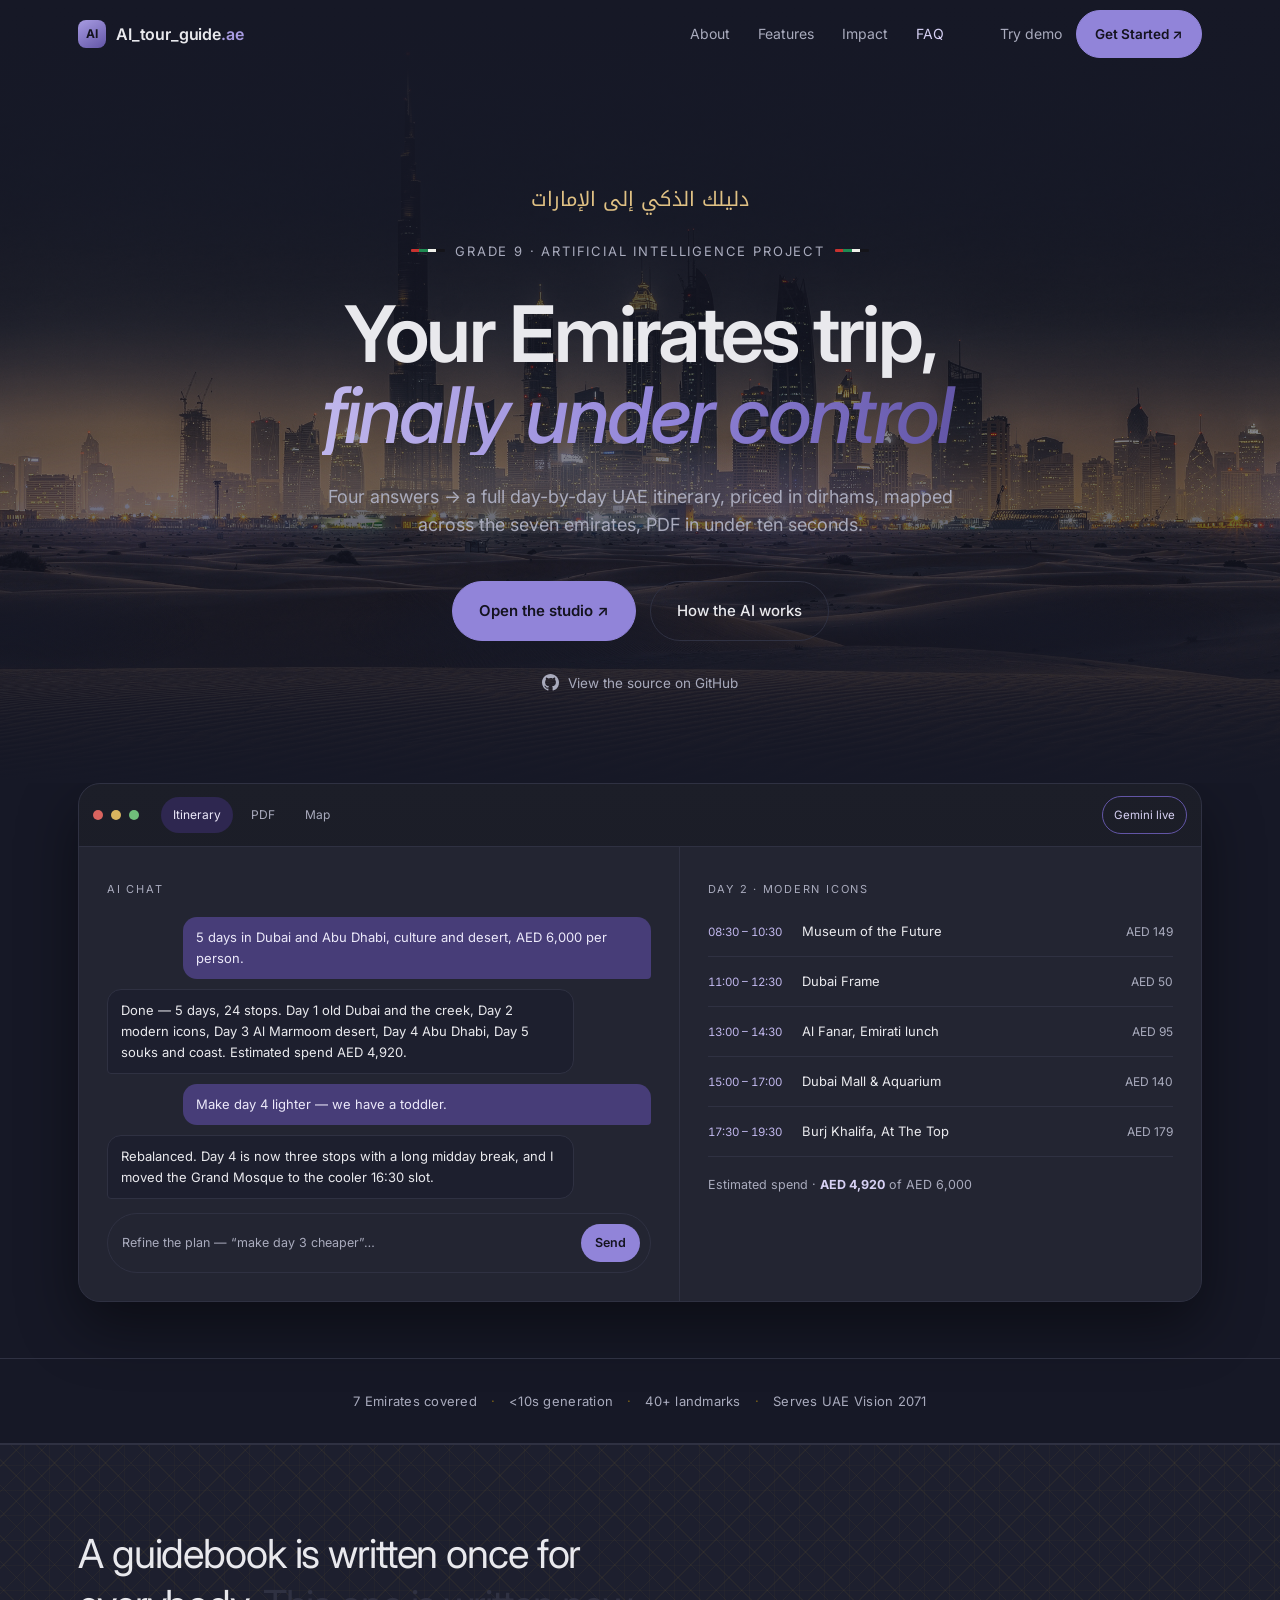
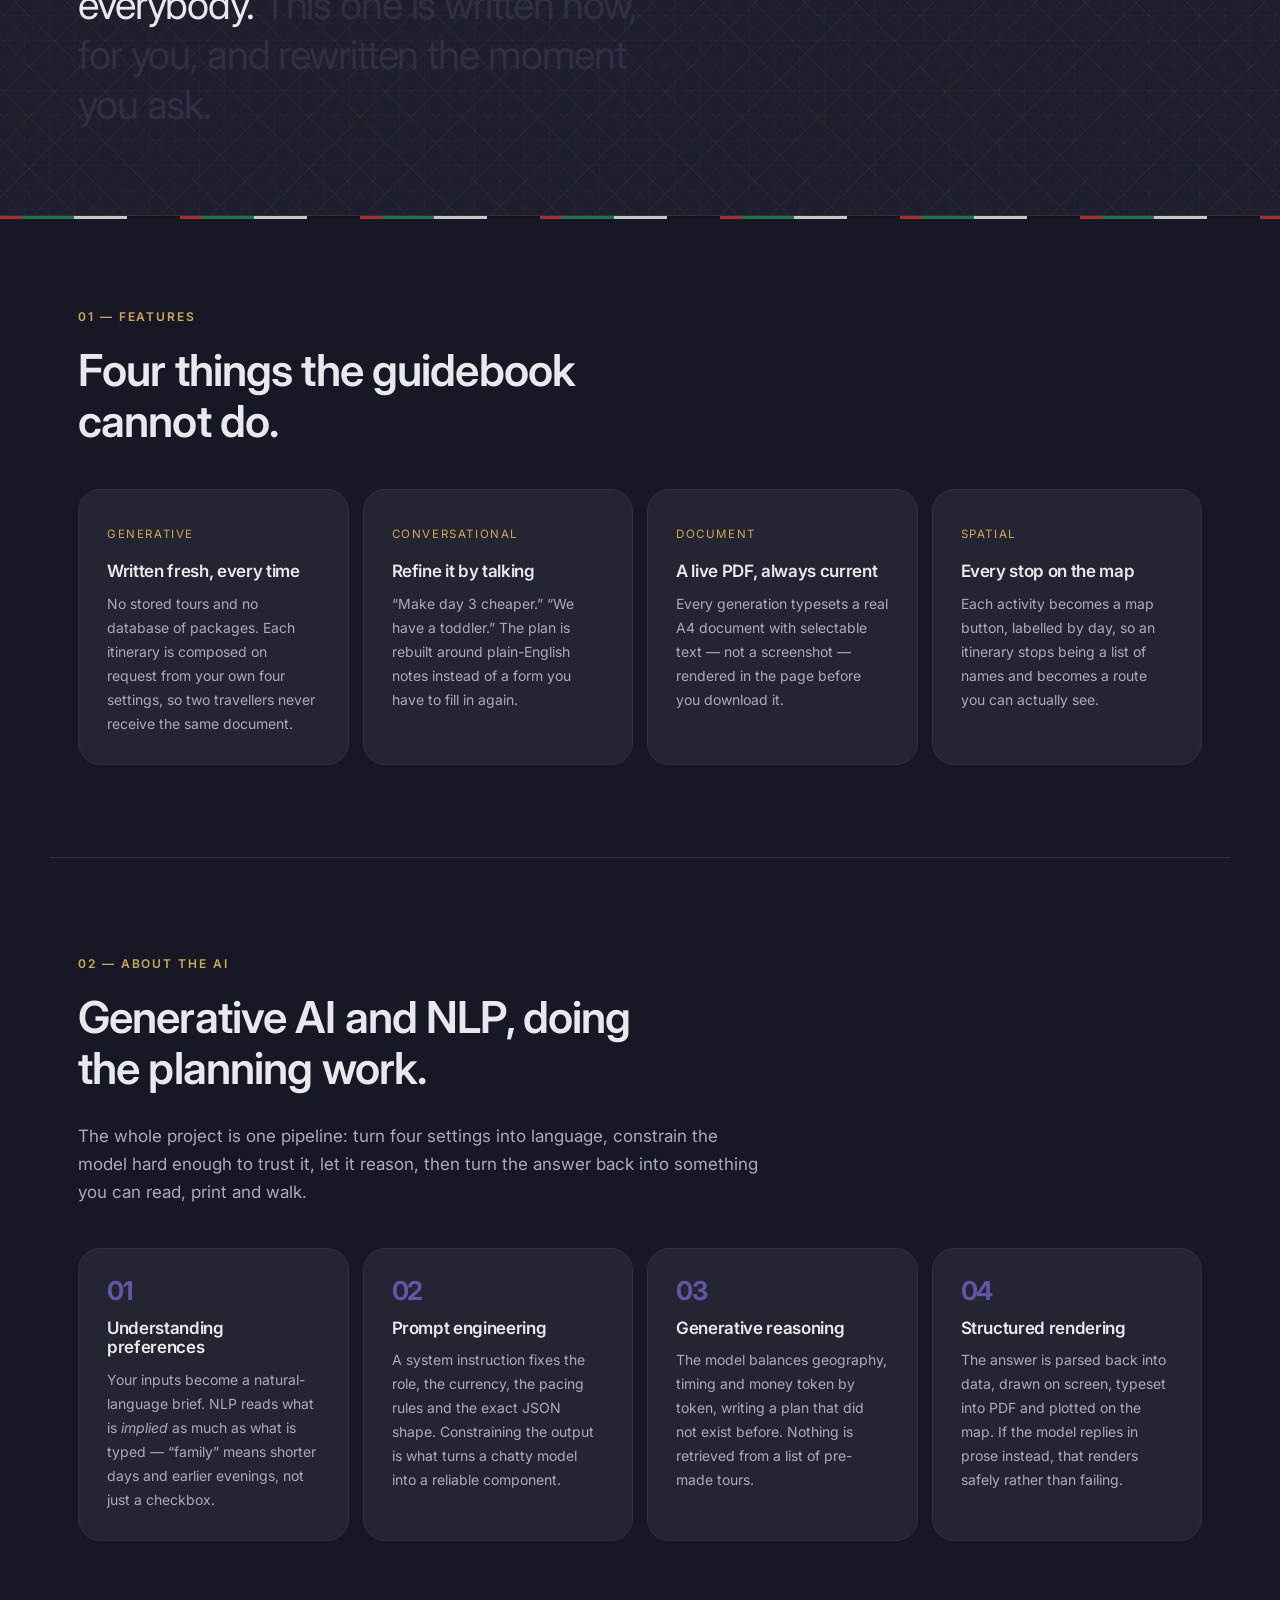
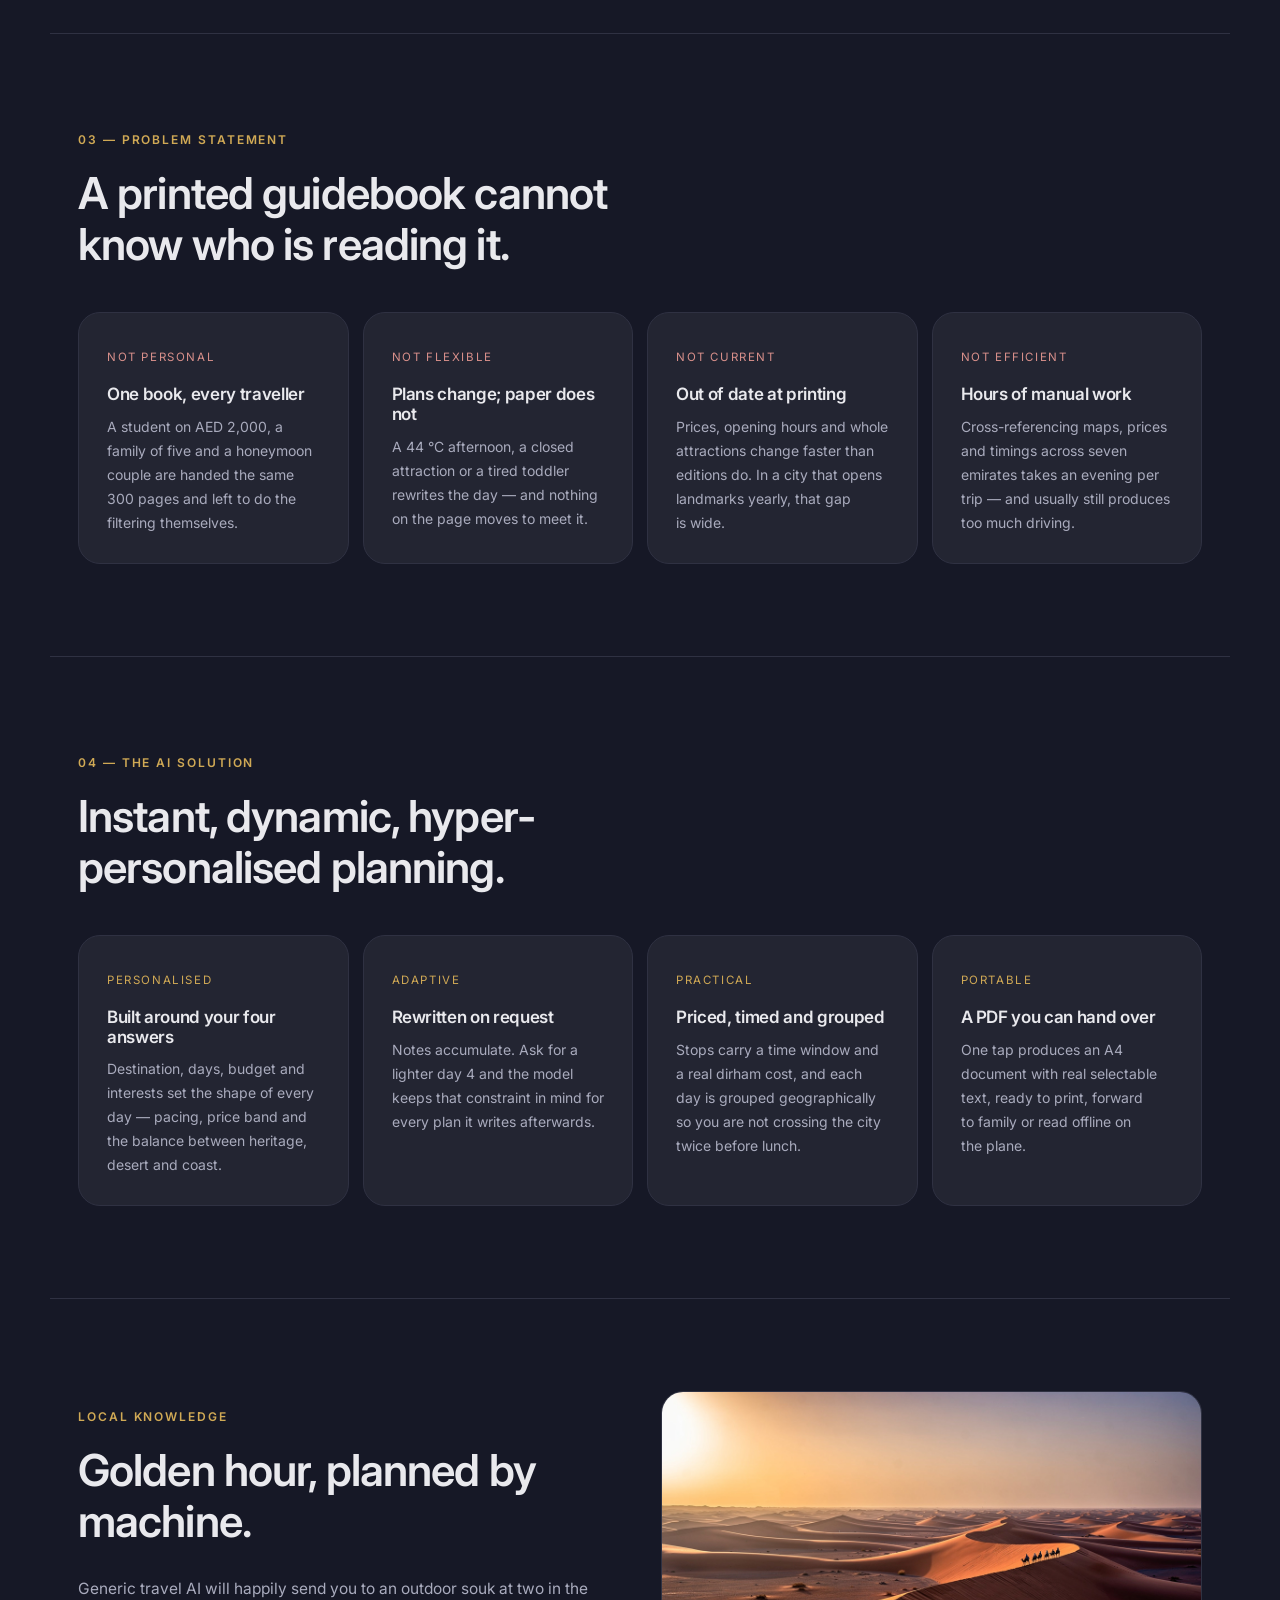
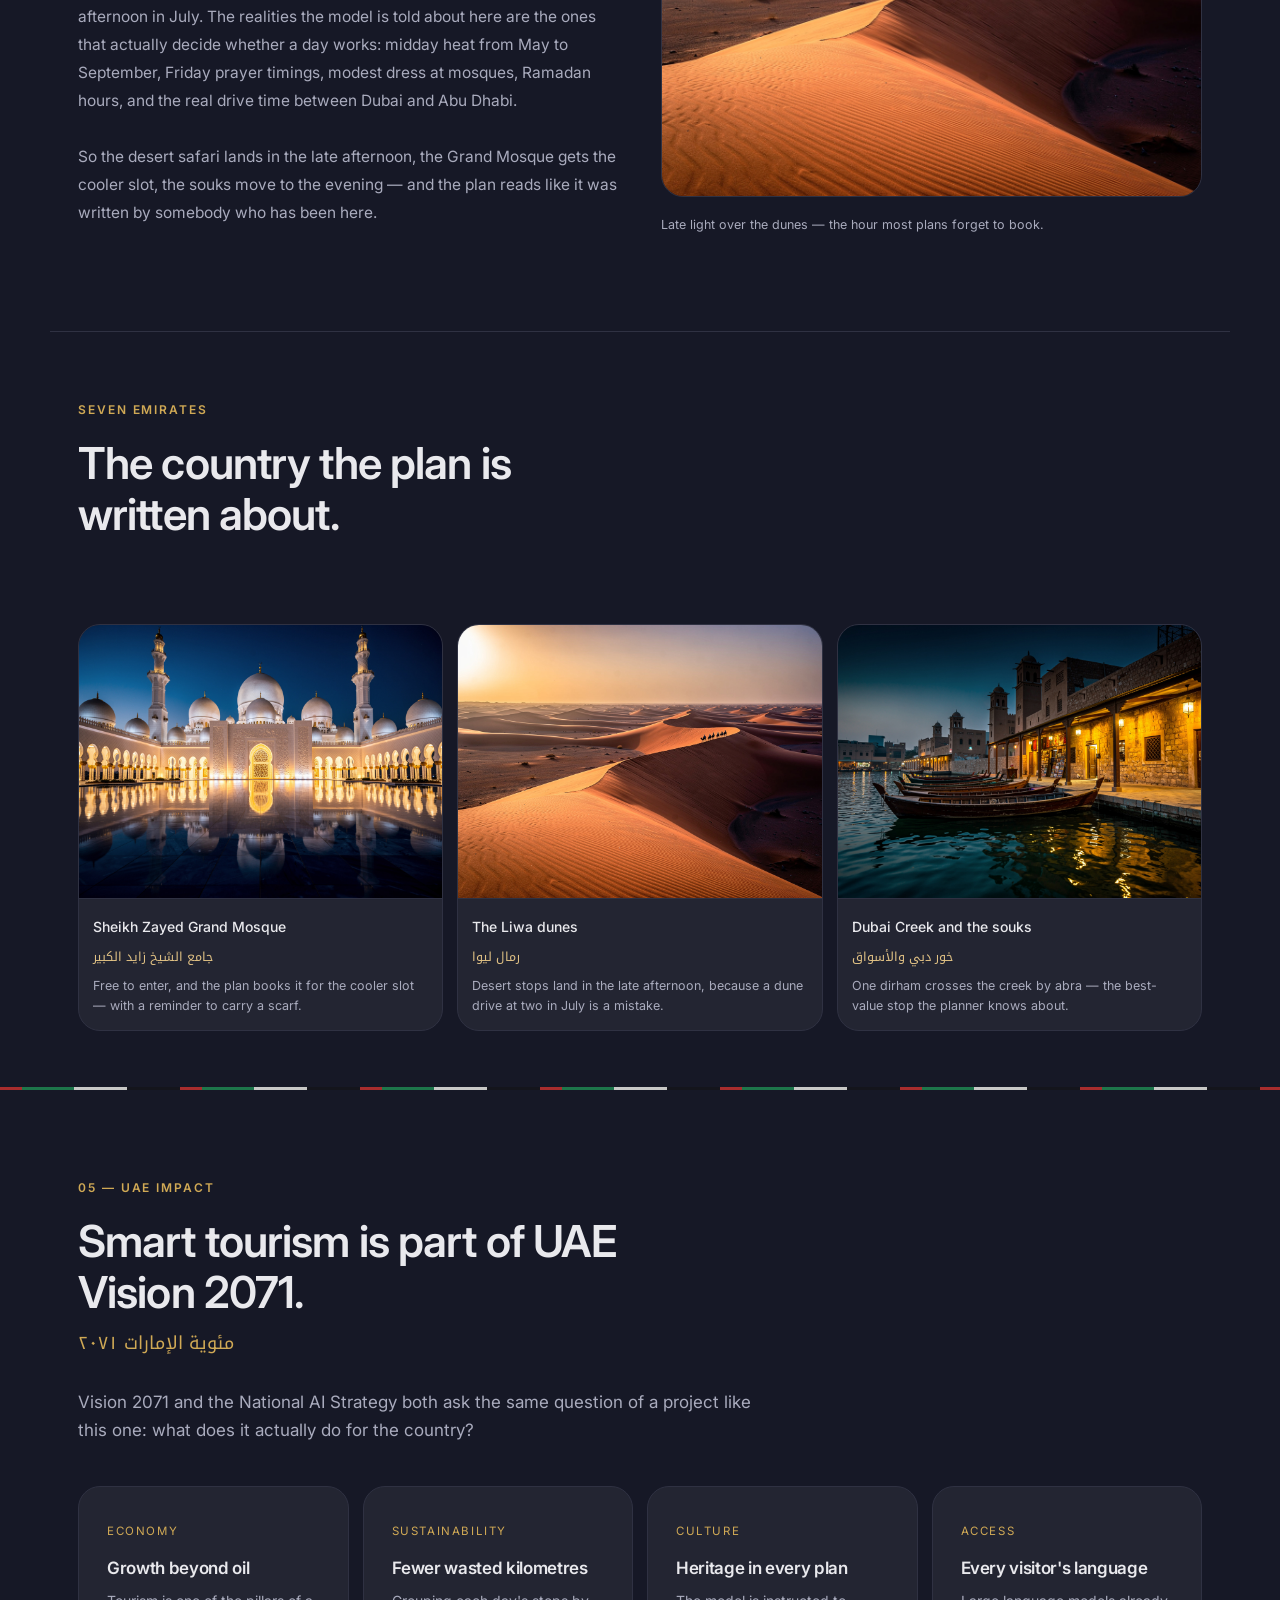
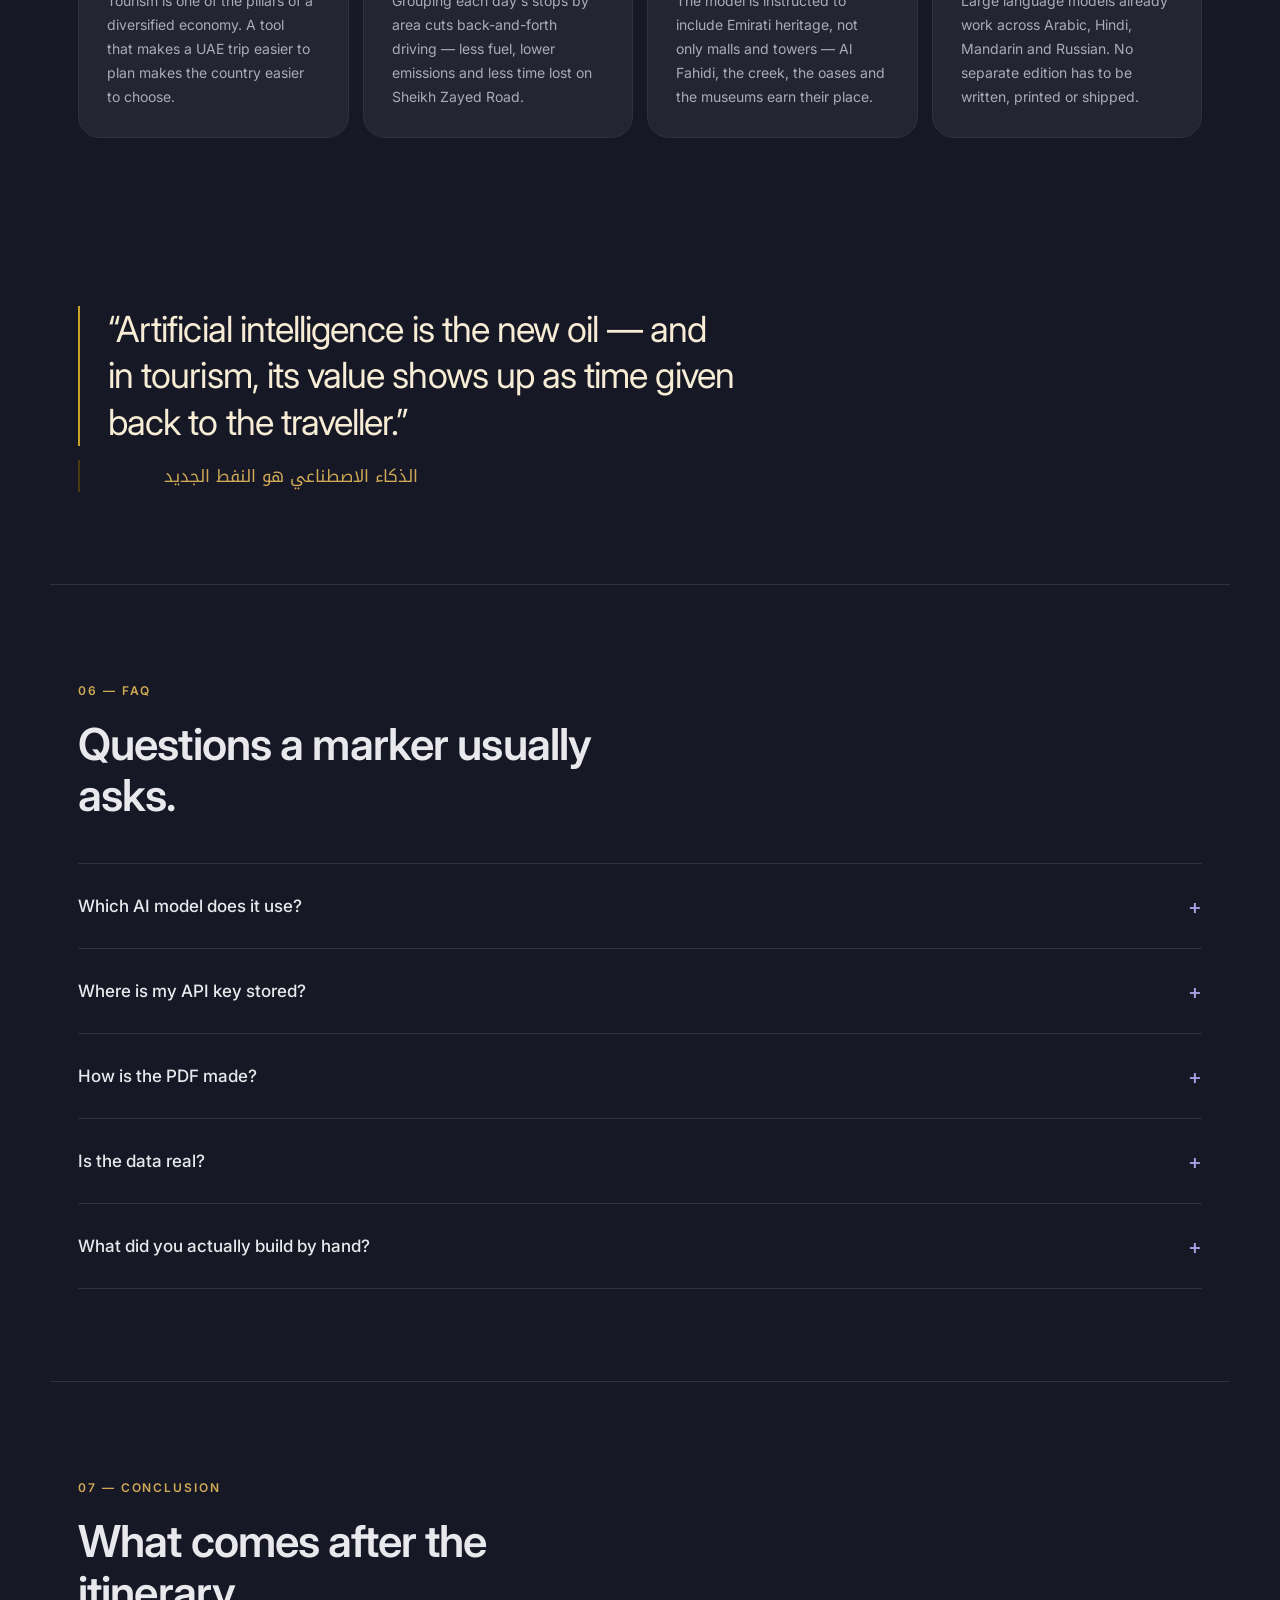
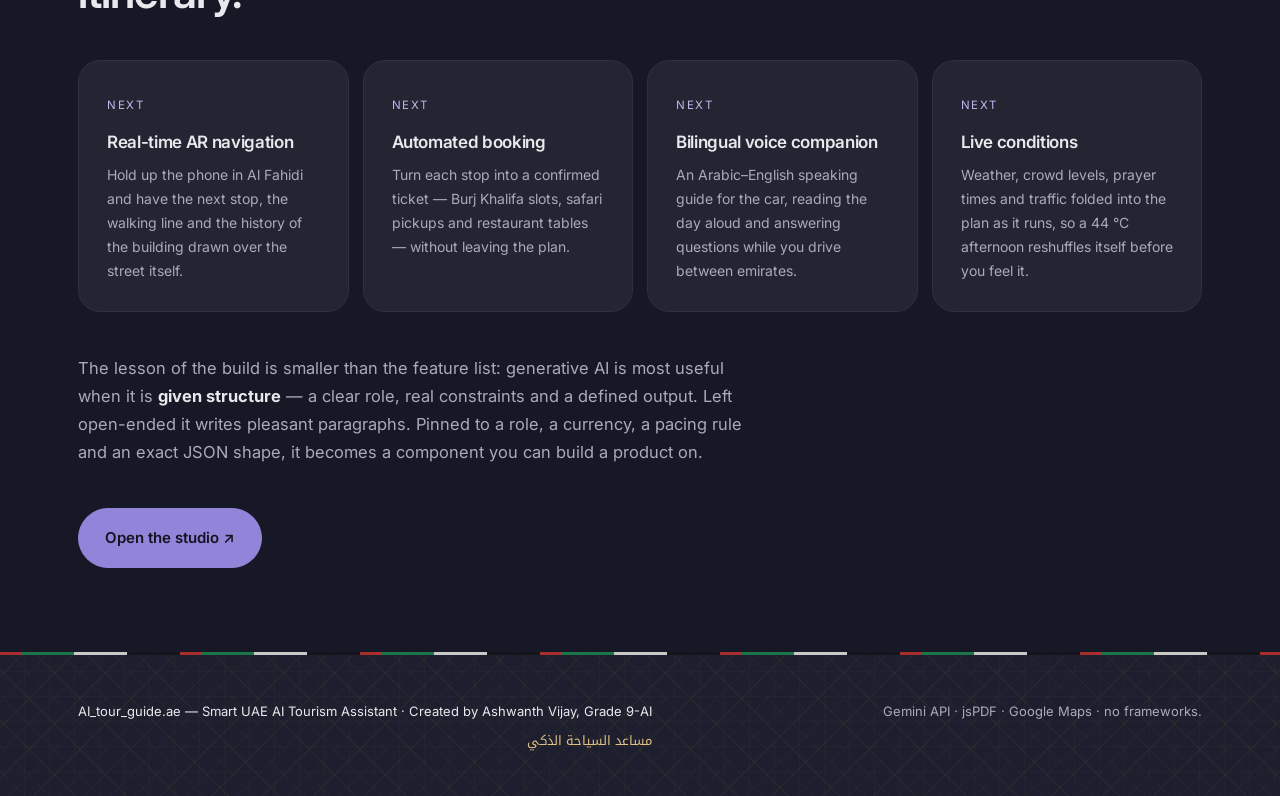
<file: index.html>
<!DOCTYPE html>
<!--
  ============================================================================
  index.html — the landing page for AI_tour_guide.ae
  ----------------------------------------------------------------------------
  WHAT THIS IS
  A long-scroll explainer for a Grade 9 Artificial Intelligence project:
  "Smart UAE AI Tourism Assistant", by Ashwanth Vijay, framed around UAE
  Vision 2071. It markets and explains the app; it contains no AI logic at
  all — every model call lives in the studio.

  WHERE THE REST LIVES
  studio.html      the actual app
  css/tokens.css   shared design tokens        (1st)
  css/base.css     reset + shared controls     (2nd)
  css/index.css    this page's layout          (3rd — last so it can override)
  js/index.js      sticky header, scroll-spy, reveals — and nothing else

  RUNS FROM file:// — no build step, no server, no framework.
  ============================================================================
-->
<html lang="en">
<head>
  <meta charset="utf-8">
  <meta name="viewport" content="width=device-width, initial-scale=1">
  <title>AI_tour_guide.ae — Smart UAE AI Tourism Assistant</title>
  <meta name="description" content="Four answers become a full day-by-day UAE itinerary, priced in dirhams, refinable by chat, mapped and exportable as a PDF. A Grade 9 AI project by Ashwanth Vijay.">
  <meta name="author" content="Ashwanth Vijay">

  <link rel="preconnect" href="https://fonts.googleapis.com">
  <link rel="preconnect" href="https://fonts.gstatic.com" crossorigin>
  <!-- Inter and Noto Kufi Arabic in ONE request — the bilingual headings cost
       no extra round trip, which keeps the promise of exactly two external
       runtime dependencies intact. -->
  <link href="https://fonts.googleapis.com/css2?family=Inter:wght@400;500;600;700&family=Noto+Kufi+Arabic:wght@400;600&display=swap" rel="stylesheet">

  <link rel="stylesheet" href="css/tokens.css">
  <link rel="stylesheet" href="css/base.css">
  <link rel="stylesheet" href="css/index.css">

  <script defer src="js/index.js"></script>
</head>

<body>

<!-- ========================= Floating header ============================= -->
<header class="site-header" id="siteHeader">
  <div class="shell header-inner">
    <a class="brand" href="#top">
      <span class="brand-mark" aria-hidden="true">AI</span>
      <span class="brand-name">AI_tour_guide<span class="brand-tld">.ae</span></span>
    </a>

    <nav class="site-nav" aria-label="Sections">
      <a href="#about">About</a>
      <a href="#features">Features</a>
      <a href="#impact">Impact</a>
      <a href="#faq">FAQ</a>
    </nav>

    <div class="header-actions">
      <a class="header-demo" href="studio.html" target="_blank" rel="noopener">Try demo</a>
      <a class="btn btn-primary header-cta" href="studio.html" target="_blank" rel="noopener">Get Started ↗</a>
    </div>
  </div>
</header>

<main id="top">

  <!-- ============================== Hero ================================ -->
  <section class="hero">
    <!-- The sky is layered: hand-built CSS ridge silhouettes and three
         drifting fog layers, with the Dubai skyline photograph laid over the
         ridges. If the photo is missing, the ridges show through and the hero
         falls back to the original pure-CSS sky rather than to a flat block. -->
    <div class="sky" aria-hidden="true">
      <div class="sky-glow"></div>
      <div class="ridge ridge-3"></div>
      <div class="ridge ridge-2"></div>
      <div class="ridge ridge-1"></div>
      <div class="hero-photo"></div>
      <div class="fog fog-1"></div>
      <div class="fog fog-2"></div>
      <div class="fog fog-3"></div>
    </div>

    <div class="shell hero-inner">
      <p class="hero-arabic rv" lang="ar" dir="rtl">دليلك الذكي إلى الإمارات</p>
      <p class="hero-eyebrow rv">Grade 9 · Artificial Intelligence project</p>

      <h1 class="hero-title rv">
        Your Emirates trip,<br>
        <span class="hero-title-accent">finally under control</span>
      </h1>

      <p class="hero-sub rv">
        Four answers &rarr; a full day-by-day UAE itinerary, priced in dirhams,
        mapped across the seven emirates, PDF in under ten seconds.
      </p>

      <div class="hero-actions rv">
        <a class="btn btn-primary btn-lg" href="studio.html" target="_blank" rel="noopener">Open the studio ↗</a>
        <a class="btn btn-outline btn-lg" href="#about">How the AI works</a>
      </div>

      <p class="hero-repo rv">
        <a class="repo-link" href="https://github.com/ashwanthvijay1234-debug/AI_tour_guide.ae" target="_blank" rel="noopener">
          <!-- Inline SVG octocat rather than an <img>: no network request, no
               broken-image box offline, and fill="currentColor" means it picks
               up the link hover colour for free. -->
          <svg class="octocat" viewBox="0 0 16 16" width="17" height="17" aria-hidden="true" focusable="false">
            <path fill="currentColor" d="M8 0C3.58 0 0 3.58 0 8c0 3.54 2.29 6.53 5.47 7.59.4.07.55-.17.55-.38 0-.19-.01-.82-.01-1.49-2.01.37-2.53-.49-2.69-.94-.09-.23-.48-.94-.82-1.13-.28-.15-.68-.52-.01-.53.63-.01 1.08.58 1.23.82.72 1.21 1.87.87 2.33.66.07-.52.28-.87.51-1.07-1.78-.2-3.64-.89-3.64-3.95 0-.87.31-1.59.82-2.15-.08-.2-.36-1.02.08-2.12 0 0 .67-.21 2.2.82a7.4 7.4 0 0 1 2-.27c.68 0 1.36.09 2 .27 1.53-1.04 2.2-.82 2.2-.82.44 1.1.16 1.92.08 2.12.51.56.82 1.27.82 2.15 0 3.07-1.87 3.75-3.65 3.95.29.25.54.73.54 1.48 0 1.07-.01 1.93-.01 2.2 0 .21.15.46.55.38A8.01 8.01 0 0 0 16 8c0-4.42-3.58-8-8-8Z"/>
          </svg>
          <span>View the source on GitHub</span>
        </a>
      </p>
    </div>
  </section>

  <!-- ========================= Dashboard mock ===========================
       A fake screenshot of the studio, built in HTML and CSS rather than
       captured as a PNG — it stays sharp at any zoom, works offline, and
       never goes stale when the studio's styling changes.               -->
  <section class="mock-section">
    <div class="shell">
      <div class="mock rv" role="img" aria-label="A preview of the generation studio: a chat conversation on the left refining a five-day Dubai and Abu Dhabi trip, and the resulting Day 2 itinerary on the right.">
        <div class="mock-bar" aria-hidden="true">
          <span class="dot dot-r"></span><span class="dot dot-y"></span><span class="dot dot-g"></span>
          <div class="mock-tabs">
            <span class="mock-tab is-on">Itinerary</span>
            <span class="mock-tab">PDF</span>
            <span class="mock-tab">Map</span>
          </div>
          <span class="mock-tag">Gemini live</span>
        </div>

        <div class="mock-body" aria-hidden="true">
          <div class="mock-chat">
            <p class="mock-label">AI chat</p>
            <div class="bubble me">5 days in Dubai and Abu Dhabi, culture and desert, AED 6,000 per person.</div>
            <div class="bubble ai">Done — 5 days, 24 stops. Day 1 old Dubai and the creek, Day 2 modern icons, Day 3 Al Marmoom desert, Day 4 Abu Dhabi, Day 5 souks and coast. Estimated spend AED 4,920.</div>
            <div class="bubble me">Make day 4 lighter — we have a toddler.</div>
            <div class="bubble ai">Rebalanced. Day 4 is now three stops with a long midday break, and I moved the Grand Mosque to the cooler 16:30 slot.</div>
            <div class="mock-composer">
              <span>Refine the plan — &ldquo;make day 3 cheaper&rdquo;&hellip;</span>
              <span class="mock-send">Send</span>
            </div>
          </div>

          <div class="mock-plan">
            <p class="mock-label">Day 2 · Modern icons</p>
            <ol class="mock-stops">
              <li><span class="t">08:30 – 10:30</span><span class="n">Museum of the Future</span><span class="c">AED 149</span></li>
              <li><span class="t">11:00 – 12:30</span><span class="n">Dubai Frame</span><span class="c">AED 50</span></li>
              <li><span class="t">13:00 – 14:30</span><span class="n">Al Fanar, Emirati lunch</span><span class="c">AED 95</span></li>
              <li><span class="t">15:00 – 17:00</span><span class="n">Dubai Mall &amp; Aquarium</span><span class="c">AED 140</span></li>
              <li><span class="t">17:30 – 19:30</span><span class="n">Burj Khalifa, At The Top</span><span class="c">AED 179</span></li>
            </ol>
            <p class="mock-total">Estimated spend · <strong>AED 4,920</strong> of AED 6,000</p>
          </div>
        </div>
      </div>
    </div>
  </section>

  <!-- ============================ Proof strip =========================== -->
  <section class="proof">
    <div class="shell proof-inner rv">
      <span>7 Emirates covered</span><i>·</i>
      <span>&lt;10s generation</span><i>·</i>
      <span>40+ landmarks</span><i>·</i>
      <span>Serves UAE Vision 2071</span>
    </div>
  </section>

  <!-- ========================== Statement band ==========================
       The mashrabiya class lays a faint carved-screen lattice behind this
       band — the geometry that shades every traditional Gulf courtyard. -->
  <section class="statement mashrabiya">
    <div class="shell">
      <p class="statement-text rv">
        A guidebook is written once for everybody.
        <span class="dim">This one is written now, for you, and rewritten the moment you ask.</span>
      </p>
    </div>
  </section>

  <hr class="flag-rule">

  <!-- ============================ 01 Features =========================== -->
  <section class="band" id="features">
    <div class="shell">
      <p class="kicker rv">01 — Features</p>
      <h2 class="band-title rv">Four things the guidebook cannot do.</h2>

      <div class="grid-4">
        <article class="card rv">
          <span class="card-index">Generative</span>
          <h3>Written fresh, every time</h3>
          <p>No stored tours and no database of packages. Each itinerary is composed on request from your own four settings, so two travellers never receive the same document.</p>
        </article>
        <article class="card rv">
          <span class="card-index">Conversational</span>
          <h3>Refine it by talking</h3>
          <p>&ldquo;Make day 3 cheaper.&rdquo; &ldquo;We have a toddler.&rdquo; The plan is rebuilt around plain-English notes instead of a form you have to fill in again.</p>
        </article>
        <article class="card rv">
          <span class="card-index">Document</span>
          <h3>A live PDF, always current</h3>
          <p>Every generation typesets a real A4 document with selectable text — not a screenshot — rendered in the page before you download it.</p>
        </article>
        <article class="card rv">
          <span class="card-index">Spatial</span>
          <h3>Every stop on the map</h3>
          <p>Each activity becomes a map button, labelled by day, so an itinerary stops being a list of names and becomes a route you can actually see.</p>
        </article>
      </div>
    </div>
  </section>

  <hr class="rule shell-rule">

  <!-- =========================== 02 About the AI ======================== -->
  <section class="band" id="about">
    <div class="shell">
      <p class="kicker rv">02 — About the AI</p>
      <h2 class="band-title rv">Generative AI and NLP, doing the planning work.</h2>
      <p class="band-lede rv">
        The whole project is one pipeline: turn four settings into language, constrain
        the model hard enough to trust it, let it reason, then turn the answer back
        into something you can read, print and walk.
      </p>

      <div class="grid-4 steps">
        <article class="card step rv">
          <span class="step-num">01</span>
          <h3>Understanding preferences</h3>
          <p>Your inputs become a natural-language brief. NLP reads what is <em>implied</em> as much as what is typed — &ldquo;family&rdquo; means shorter days and earlier evenings, not just a checkbox.</p>
        </article>
        <article class="card step rv">
          <span class="step-num">02</span>
          <h3>Prompt engineering</h3>
          <p>A system instruction fixes the role, the currency, the pacing rules and the exact JSON shape. Constraining the output is what turns a chatty model into a reliable component.</p>
        </article>
        <article class="card step rv">
          <span class="step-num">03</span>
          <h3>Generative reasoning</h3>
          <p>The model balances geography, timing and money token by token, writing a plan that did not exist before. Nothing is retrieved from a list of pre-made tours.</p>
        </article>
        <article class="card step rv">
          <span class="step-num">04</span>
          <h3>Structured rendering</h3>
          <p>The answer is parsed back into data, drawn on screen, typeset into PDF and plotted on the map. If the model replies in prose instead, that renders safely rather than failing.</p>
        </article>
      </div>
    </div>
  </section>

  <hr class="rule shell-rule">

  <!-- ======================= 03 Problem statement ======================= -->
  <section class="band" id="problem">
    <div class="shell">
      <p class="kicker rv">03 — Problem statement</p>
      <h2 class="band-title rv">A printed guidebook cannot know who is reading it.</h2>

      <div class="grid-4">
        <article class="card negative rv">
          <span class="card-index">Not personal</span>
          <h3>One book, every traveller</h3>
          <p>A student on AED 2,000, a family of five and a honeymoon couple are handed the same 300 pages and left to do the filtering themselves.</p>
        </article>
        <article class="card negative rv">
          <span class="card-index">Not flexible</span>
          <h3>Plans change; paper does not</h3>
          <p>A 44 °C afternoon, a closed attraction or a tired toddler rewrites the day — and nothing on the page moves to meet it.</p>
        </article>
        <article class="card negative rv">
          <span class="card-index">Not current</span>
          <h3>Out of date at printing</h3>
          <p>Prices, opening hours and whole attractions change faster than editions do. In a city that opens landmarks yearly, that gap is wide.</p>
        </article>
        <article class="card negative rv">
          <span class="card-index">Not efficient</span>
          <h3>Hours of manual work</h3>
          <p>Cross-referencing maps, prices and timings across seven emirates takes an evening per trip — and usually still produces too much driving.</p>
        </article>
      </div>
    </div>
  </section>

  <hr class="rule shell-rule">

  <!-- ========================= 04 The AI solution ======================= -->
  <section class="band" id="solution">
    <div class="shell">
      <p class="kicker rv">04 — The AI solution</p>
      <h2 class="band-title rv">Instant, dynamic, hyper-personalised planning.</h2>

      <div class="grid-4">
        <article class="card rv">
          <span class="card-index">Personalised</span>
          <h3>Built around your four answers</h3>
          <p>Destination, days, budget and interests set the shape of every day — pacing, price band and the balance between heritage, desert and coast.</p>
        </article>
        <article class="card rv">
          <span class="card-index">Adaptive</span>
          <h3>Rewritten on request</h3>
          <p>Notes accumulate. Ask for a lighter day 4 and the model keeps that constraint in mind for every plan it writes afterwards.</p>
        </article>
        <article class="card rv">
          <span class="card-index">Practical</span>
          <h3>Priced, timed and grouped</h3>
          <p>Stops carry a time window and a real dirham cost, and each day is grouped geographically so you are not crossing the city twice before lunch.</p>
        </article>
        <article class="card rv">
          <span class="card-index">Portable</span>
          <h3>A PDF you can hand over</h3>
          <p>One tap produces an A4 document with real selectable text, ready to print, forward to family or read offline on the plane.</p>
        </article>
      </div>
    </div>
  </section>

  <hr class="rule shell-rule">

  <!-- ============================ Split section ========================= -->
  <section class="band split-band">
    <div class="shell split">
      <div class="split-copy rv">
        <p class="kicker">Local knowledge</p>
        <h2 class="band-title">Golden hour, planned by machine.</h2>
        <p>
          Generic travel AI will happily send you to an outdoor souk at two in the
          afternoon in July. The realities the model is told about here are the ones
          that actually decide whether a day works: midday heat from May to September,
          Friday prayer timings, modest dress at mosques, Ramadan hours, and the real
          drive time between Dubai and Abu Dhabi.
        </p>
        <p>
          So the desert safari lands in the late afternoon, the Grand Mosque gets the
          cooler slot, the souks move to the evening — and the plan reads like it was
          written by somebody who has been here.
        </p>
      </div>

      <!-- The onerror removes the figure's own wrapper: if assets/photo.jpg is
           missing, the reader sees clean copy rather than a broken-image frame. -->
      <figure class="split-figure rv">
        <img src="assets/photo.jpg" alt="Illustration of golden-hour light falling across desert dunes."
             loading="lazy" decoding="async"
             onerror="this.closest('figure').remove()">
        <figcaption>Late light over the dunes — the hour most plans forget to book.</figcaption>
      </figure>
    </div>
  </section>

  <hr class="rule shell-rule">

  <!-- ============================== Gallery ============================
       Three views of the country the planner actually writes about. Each
       figure carries the same onerror as the split image, so a missing file
       drops its own card and the grid closes up rather than showing a
       broken frame.                                                      -->
  <section class="band gallery-band">
    <div class="shell">
      <p class="kicker rv">Seven emirates</p>
      <h2 class="band-title rv">The country the plan is written about.</h2>
      <p class="band-ar rv" lang="ar" dir="rtl">الإمارات السبع</p>

      <div class="gallery">
        <figure class="rv">
          <img src="assets/mosque.jpg" loading="lazy" decoding="async"
               alt="Sheikh Zayed Grand Mosque in Abu Dhabi at blue hour, its white domes reflected in the courtyard pool."
               onerror="this.closest('figure').remove()">
          <figcaption>
            <span class="cap-title">Sheikh Zayed Grand Mosque</span>
            <span class="cap-ar" lang="ar" dir="rtl">جامع الشيخ زايد الكبير</span>
            <span class="cap-note">Free to enter, and the plan books it for the cooler slot — with a reminder to carry a scarf.</span>
          </figcaption>
        </figure>

        <figure class="rv">
          <img src="assets/photo.jpg" loading="lazy" decoding="async"
               alt="Rolling red sand dunes at golden hour with a distant camel caravan on the ridge."
               onerror="this.closest('figure').remove()">
          <figcaption>
            <span class="cap-title">The Liwa dunes</span>
            <span class="cap-ar" lang="ar" dir="rtl">رمال ليوا</span>
            <span class="cap-note">Desert stops land in the late afternoon, because a dune drive at two in July is a mistake.</span>
          </figcaption>
        </figure>

        <figure class="rv">
          <img src="assets/creek.jpg" loading="lazy" decoding="async"
               alt="Wooden abra boats moored on Dubai Creek at dusk beside a lantern-lit souk arcade."
               onerror="this.closest('figure').remove()">
          <figcaption>
            <span class="cap-title">Dubai Creek and the souks</span>
            <span class="cap-ar" lang="ar" dir="rtl">خور دبي والأسواق</span>
            <span class="cap-note">One dirham crosses the creek by abra — the best-value stop the planner knows about.</span>
          </figcaption>
        </figure>
      </div>
    </div>
  </section>

  <hr class="flag-rule">

  <!-- ============================ 05 UAE impact ========================= -->
  <section class="band" id="impact">
    <div class="shell">
      <p class="kicker rv">05 — UAE impact</p>
      <h2 class="band-title rv">Smart tourism is part of UAE Vision 2071.</h2>
      <p class="band-ar rv" lang="ar" dir="rtl">مئوية الإمارات ٢٠٧١</p>
      <p class="band-lede rv">
        Vision 2071 and the National AI Strategy both ask the same question of a project
        like this one: what does it actually do for the country?
      </p>

      <div class="grid-4">
        <article class="card rv">
          <span class="card-index">Economy</span>
          <h3>Growth beyond oil</h3>
          <p>Tourism is one of the pillars of a diversified economy. A tool that makes a UAE trip easier to plan makes the country easier to choose.</p>
        </article>
        <article class="card rv">
          <span class="card-index">Sustainability</span>
          <h3>Fewer wasted kilometres</h3>
          <p>Grouping each day's stops by area cuts back-and-forth driving — less fuel, lower emissions and less time lost on Sheikh Zayed Road.</p>
        </article>
        <article class="card rv">
          <span class="card-index">Culture</span>
          <h3>Heritage in every plan</h3>
          <p>The model is instructed to include Emirati heritage, not only malls and towers — Al Fahidi, the creek, the oases and the museums earn their place.</p>
        </article>
        <article class="card rv">
          <span class="card-index">Access</span>
          <h3>Every visitor's language</h3>
          <p>Large language models already work across Arabic, Hindi, Mandarin and Russian. No separate edition has to be written, printed or shipped.</p>
        </article>
      </div>
    </div>
  </section>

  <!-- ============================= Pull quote ========================== -->
  <section class="quote-band">
    <div class="shell">
      <blockquote class="pull-quote rv">
        &ldquo;Artificial intelligence is the new oil — and in tourism, its value shows up as
        time given back to the traveller.&rdquo;
      </blockquote>
      <p class="quote-ar rv" lang="ar" dir="rtl">الذكاء الاصطناعي هو النفط الجديد</p>
    </div>
  </section>

  <hr class="rule shell-rule">

  <!-- ================================ 06 FAQ =========================== -->
  <section class="band" id="faq">
    <div class="shell">
      <p class="kicker rv">06 — FAQ</p>
      <h2 class="band-title rv">Questions a marker usually asks.</h2>

      <div class="faq rv">
        <details>
          <summary>Which AI model does it use?</summary>
          <p>
            Google Gemini, called straight from the browser. The studio defaults to
            <code>gemini-3.6-flash</code> and you can pick another from the Model &amp; API
            key panel. If a model is retired or busy, the app walks a fallback chain of
            models it has confirmed your key can actually call, and tells you in the chat
            which one answered.
          </p>
        </details>
        <details>
          <summary>Where is my API key stored?</summary>
          <p>
            Only in your own browser's <code>localStorage</code>, on your own machine. There
            is no backend of any kind, so the key is never uploaded anywhere except directly
            to Google's endpoint from your computer. It is not in the repository and it must
            never be committed.
          </p>
        </details>
        <details>
          <summary>How is the PDF made?</summary>
          <p>
            With jsPDF, in the browser, on every generation. The document is laid out by
            hand — header band, day rules, per-stop lines, page-aware breaks and a numbered
            footer — so the result is real selectable text rather than a screenshot of the
            page. It is previewed in an iframe before you download it.
          </p>
        </details>
        <details>
          <summary>Is the data real?</summary>
          <p>
            The places are real UAE landmarks and the prices are realistic dirham figures, but
            they are indicative, not live. Nothing is fetched from a booking API, so check
            current prices and opening hours before you commit to a day.
          </p>
        </details>
        <details>
          <summary>What did you actually build by hand?</summary>
          <p>
            All of it, in plain HTML, CSS and JavaScript: the layout and design system, the
            offline planner with its seeded shuffle, the prompt and its JSON contract, the
            Gemini fallback chain, the parser, the renderer, the map panel, the PDF
            typesetting, the typing animation and the notes window. Two CDN files are used —
            jsPDF and the Inter font. No framework, no build step, no server.
          </p>
        </details>
      </div>
    </div>
  </section>

  <hr class="rule shell-rule">

  <!-- =========================== 07 Conclusion ========================= -->
  <section class="band" id="conclusion">
    <div class="shell">
      <p class="kicker rv">07 — Conclusion</p>
      <h2 class="band-title rv">What comes after the itinerary.</h2>

      <div class="grid-4">
        <article class="card next rv">
          <span class="card-index">Next</span>
          <h3>Real-time AR navigation</h3>
          <p>Hold up the phone in Al Fahidi and have the next stop, the walking line and the history of the building drawn over the street itself.</p>
        </article>
        <article class="card next rv">
          <span class="card-index">Next</span>
          <h3>Automated booking</h3>
          <p>Turn each stop into a confirmed ticket — Burj Khalifa slots, safari pickups and restaurant tables — without leaving the plan.</p>
        </article>
        <article class="card next rv">
          <span class="card-index">Next</span>
          <h3>Bilingual voice companion</h3>
          <p>An Arabic–English speaking guide for the car, reading the day aloud and answering questions while you drive between emirates.</p>
        </article>
        <article class="card next rv">
          <span class="card-index">Next</span>
          <h3>Live conditions</h3>
          <p>Weather, crowd levels, prayer times and traffic folded into the plan as it runs, so a 44 °C afternoon reshuffles itself before you feel it.</p>
        </article>
      </div>

      <p class="thesis rv">
        The lesson of the build is smaller than the feature list: generative AI is most
        useful when it is <strong>given structure</strong> — a clear role, real constraints
        and a defined output. Left open-ended it writes pleasant paragraphs. Pinned to a
        role, a currency, a pacing rule and an exact JSON shape, it becomes a component
        you can build a product on.
      </p>

      <div class="closing-cta rv">
        <a class="btn btn-primary btn-lg" href="studio.html" target="_blank" rel="noopener">Open the studio ↗</a>
      </div>
    </div>
  </section>

</main>

<hr class="flag-rule">

<footer class="site-footer mashrabiya">
  <div class="shell footer-inner">
    <p>
      AI_tour_guide.ae — Smart UAE AI Tourism Assistant · Created by Ashwanth Vijay, Grade 9-AI
      <span class="footer-ar" lang="ar" dir="rtl">مساعد السياحة الذكي</span>
    </p>
    <p class="muted">Gemini API · jsPDF · Google Maps · no frameworks.</p>
  </div>
</footer>

</body>
</html>
</file>
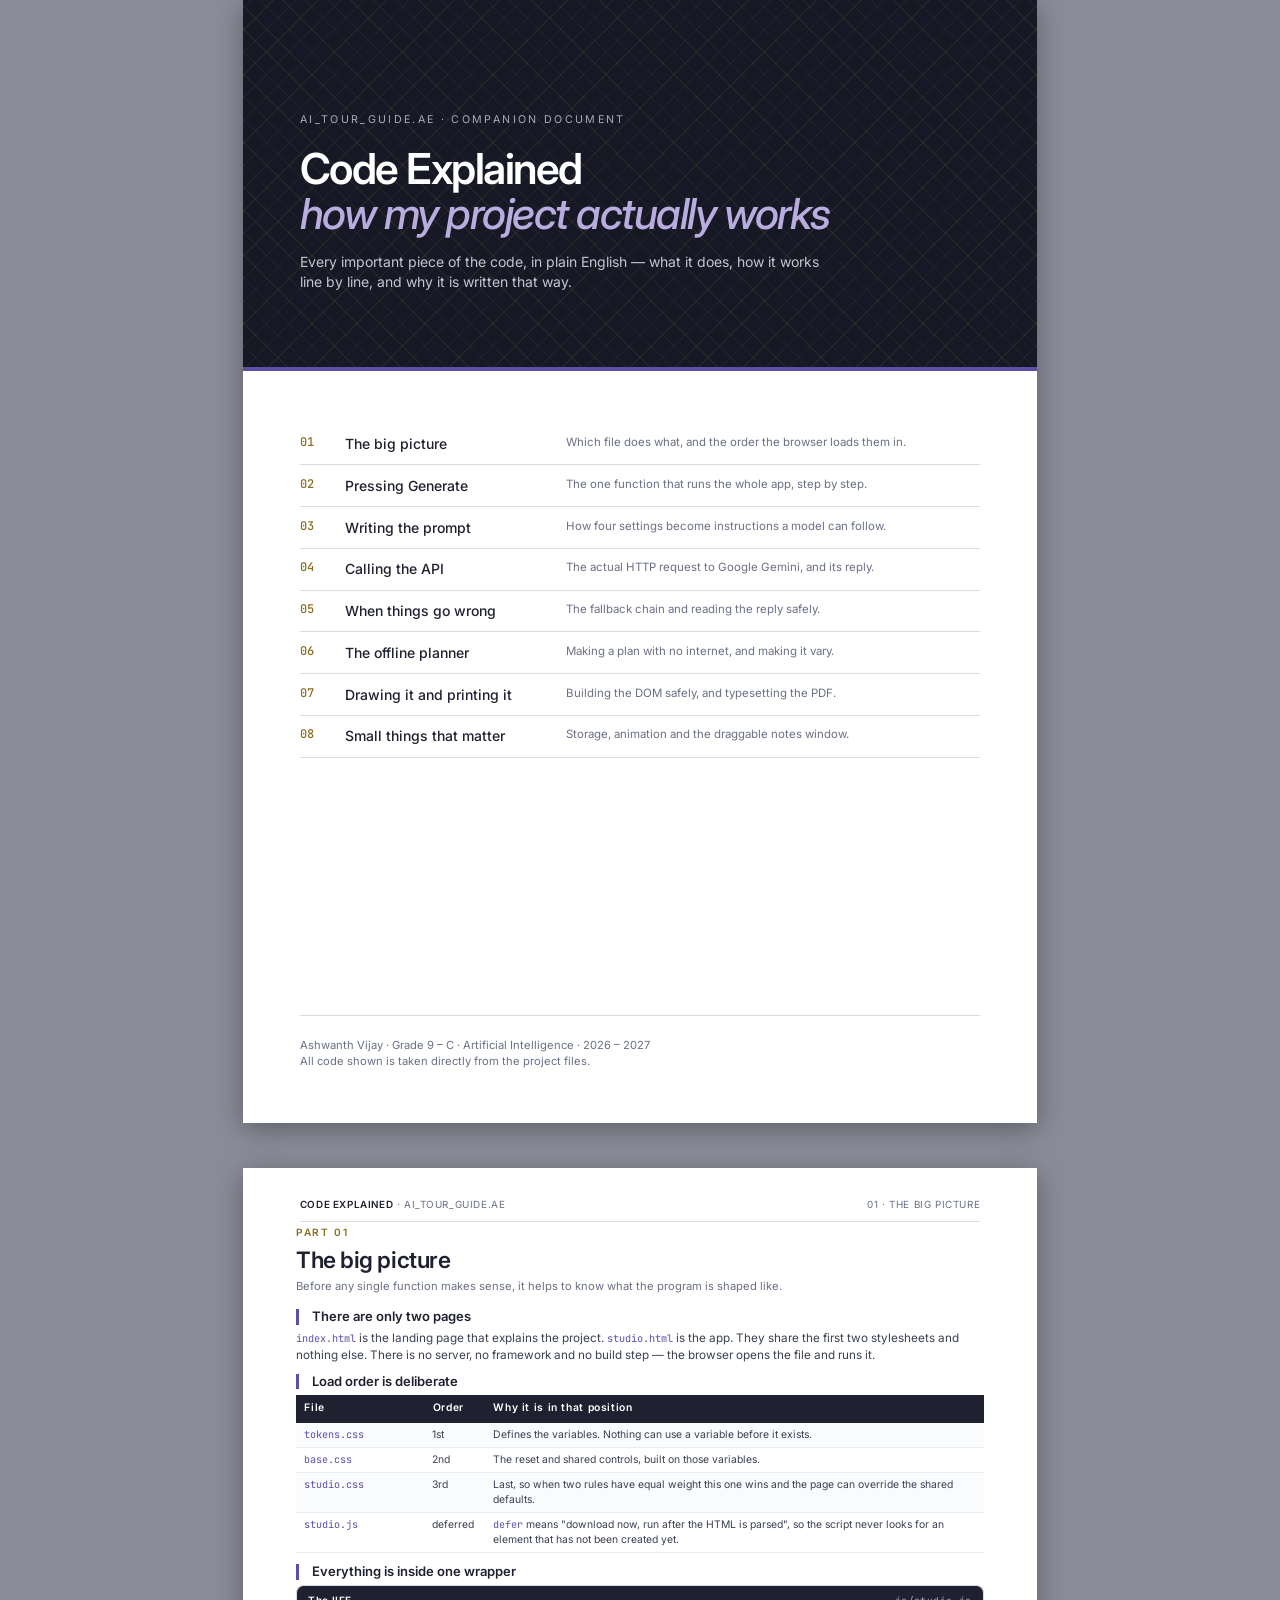
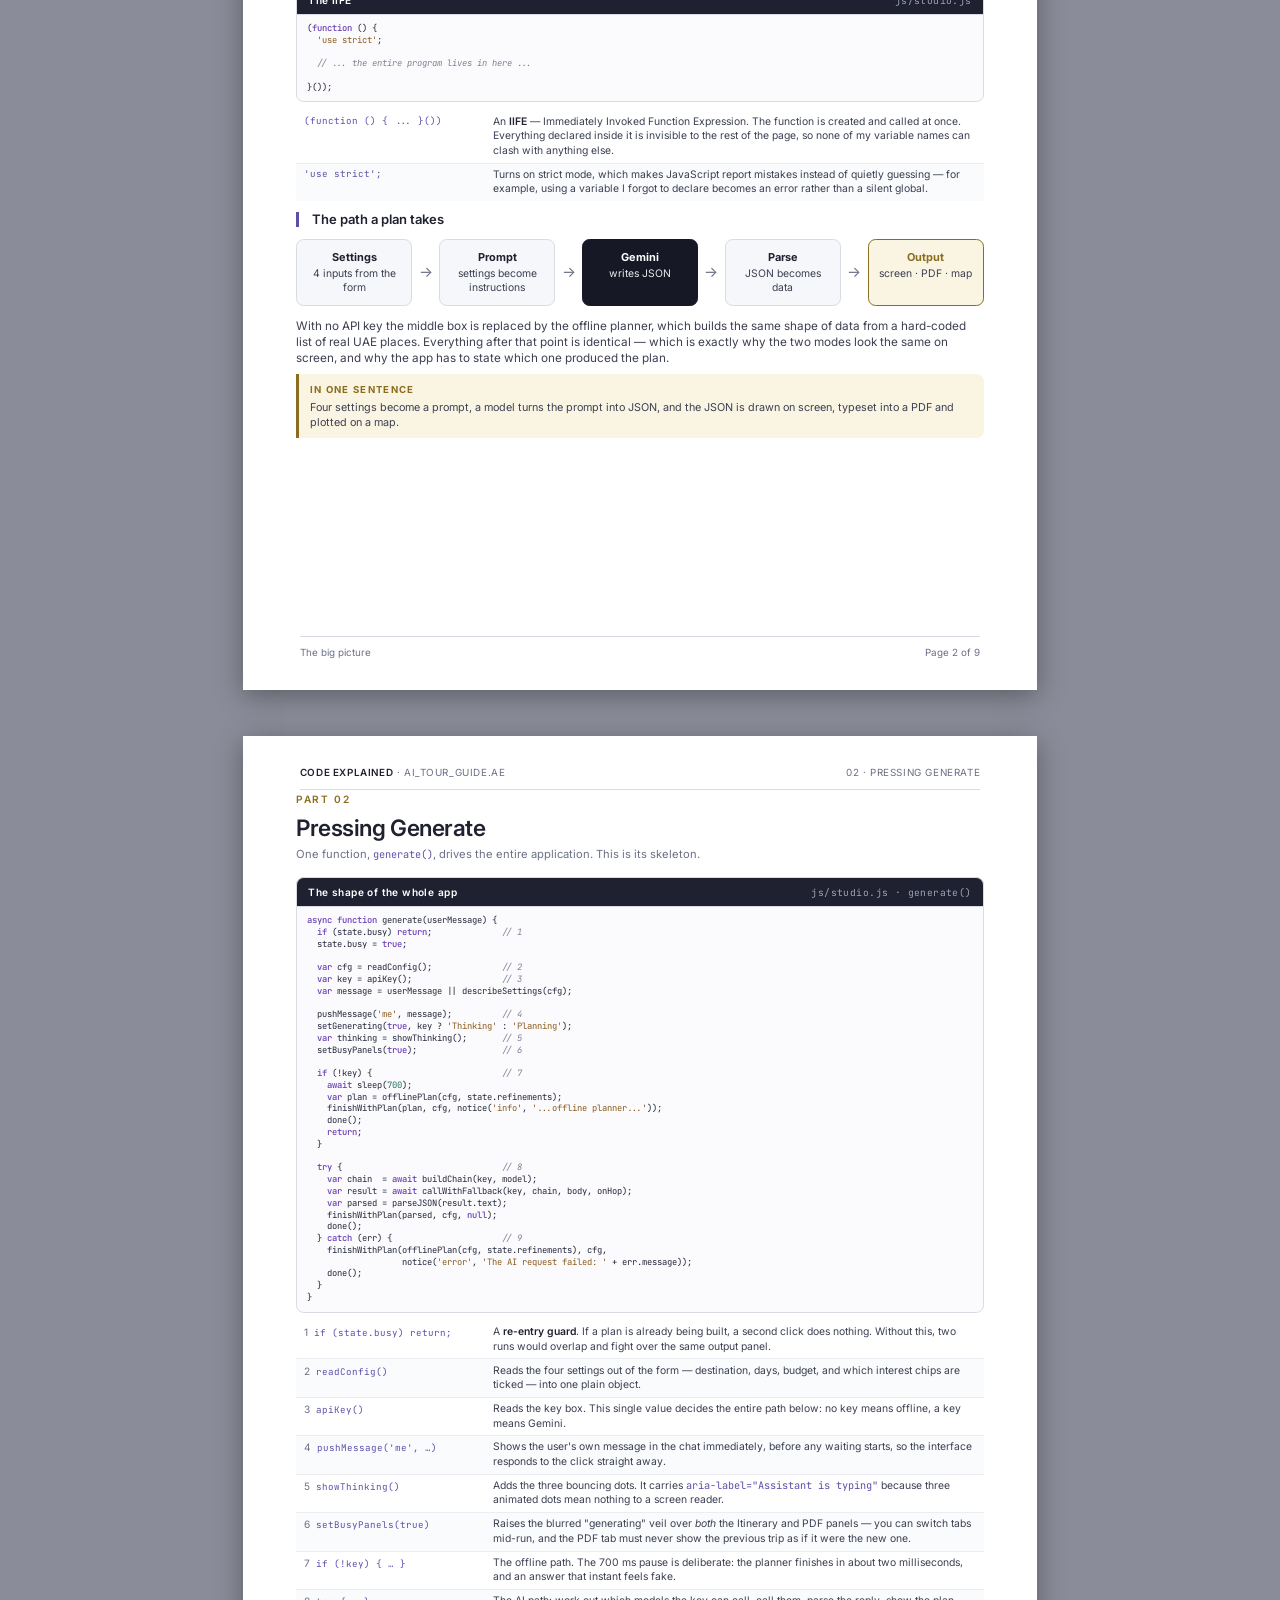
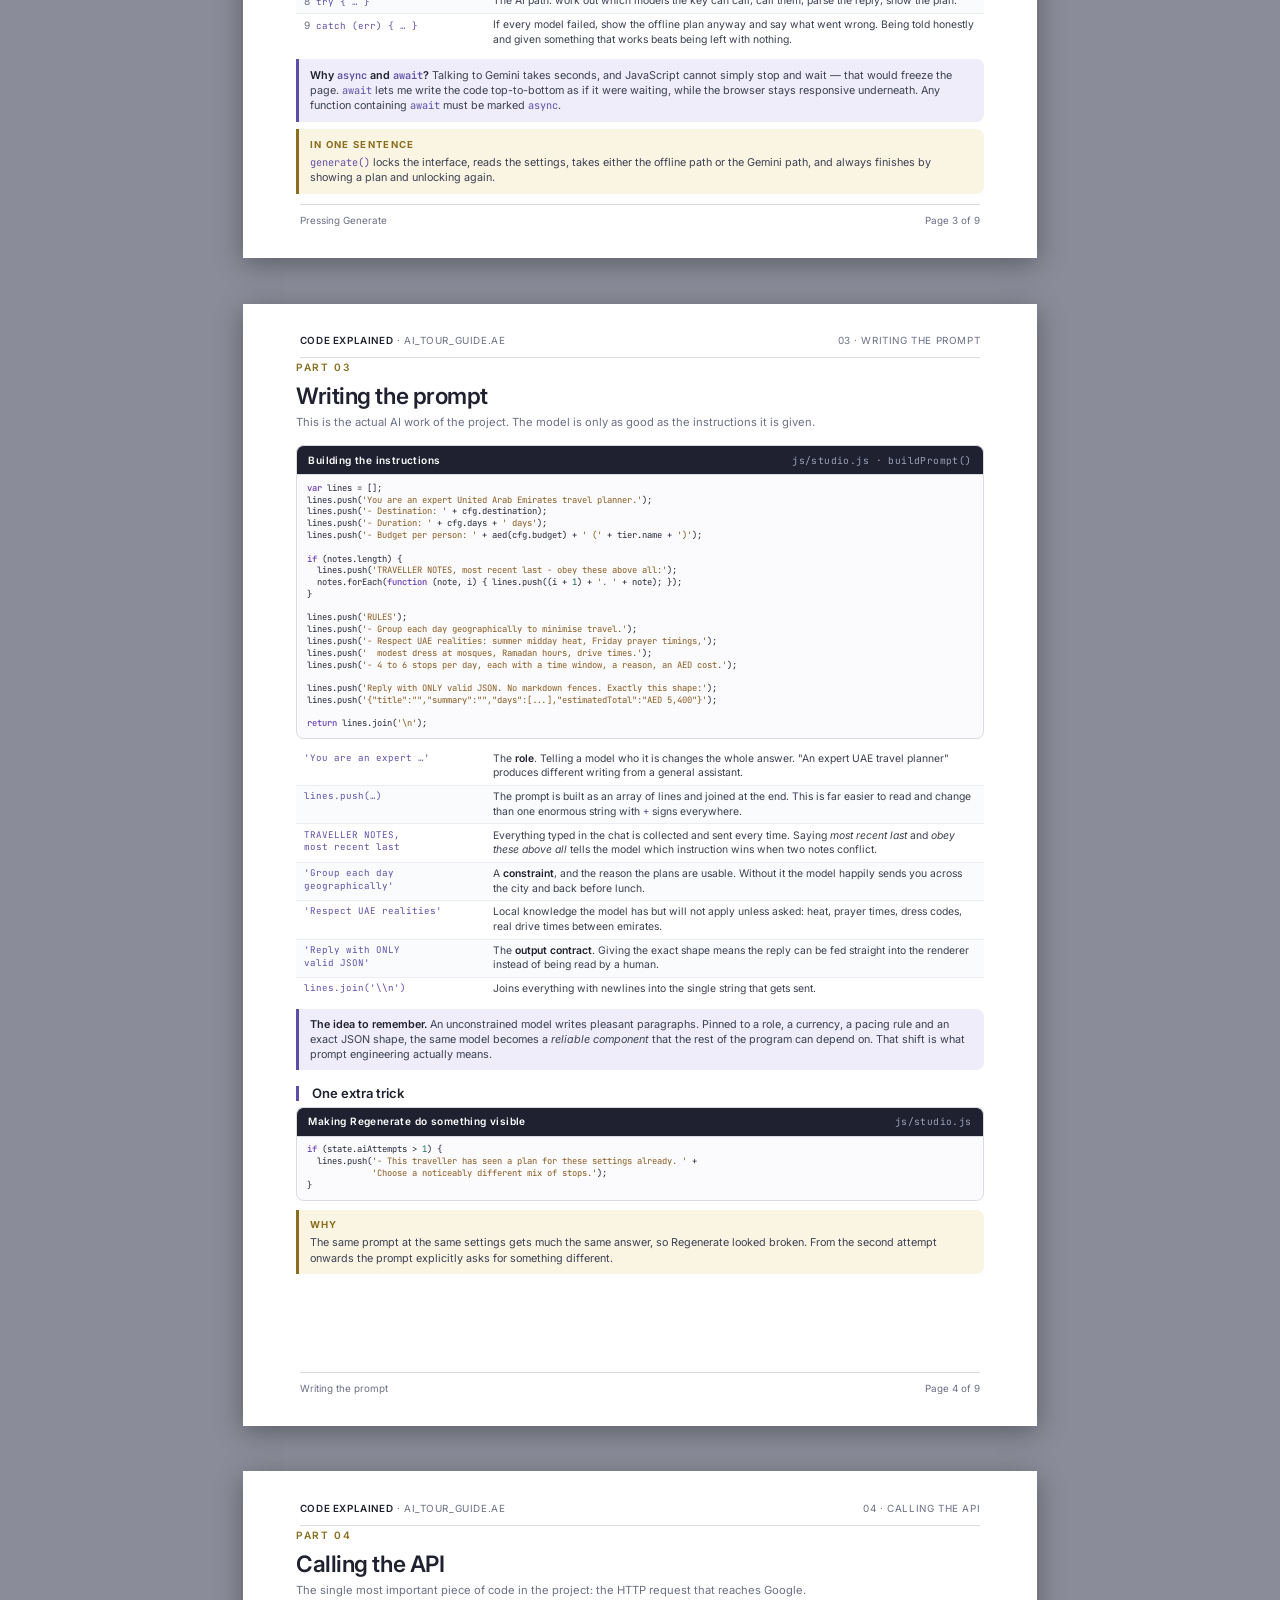
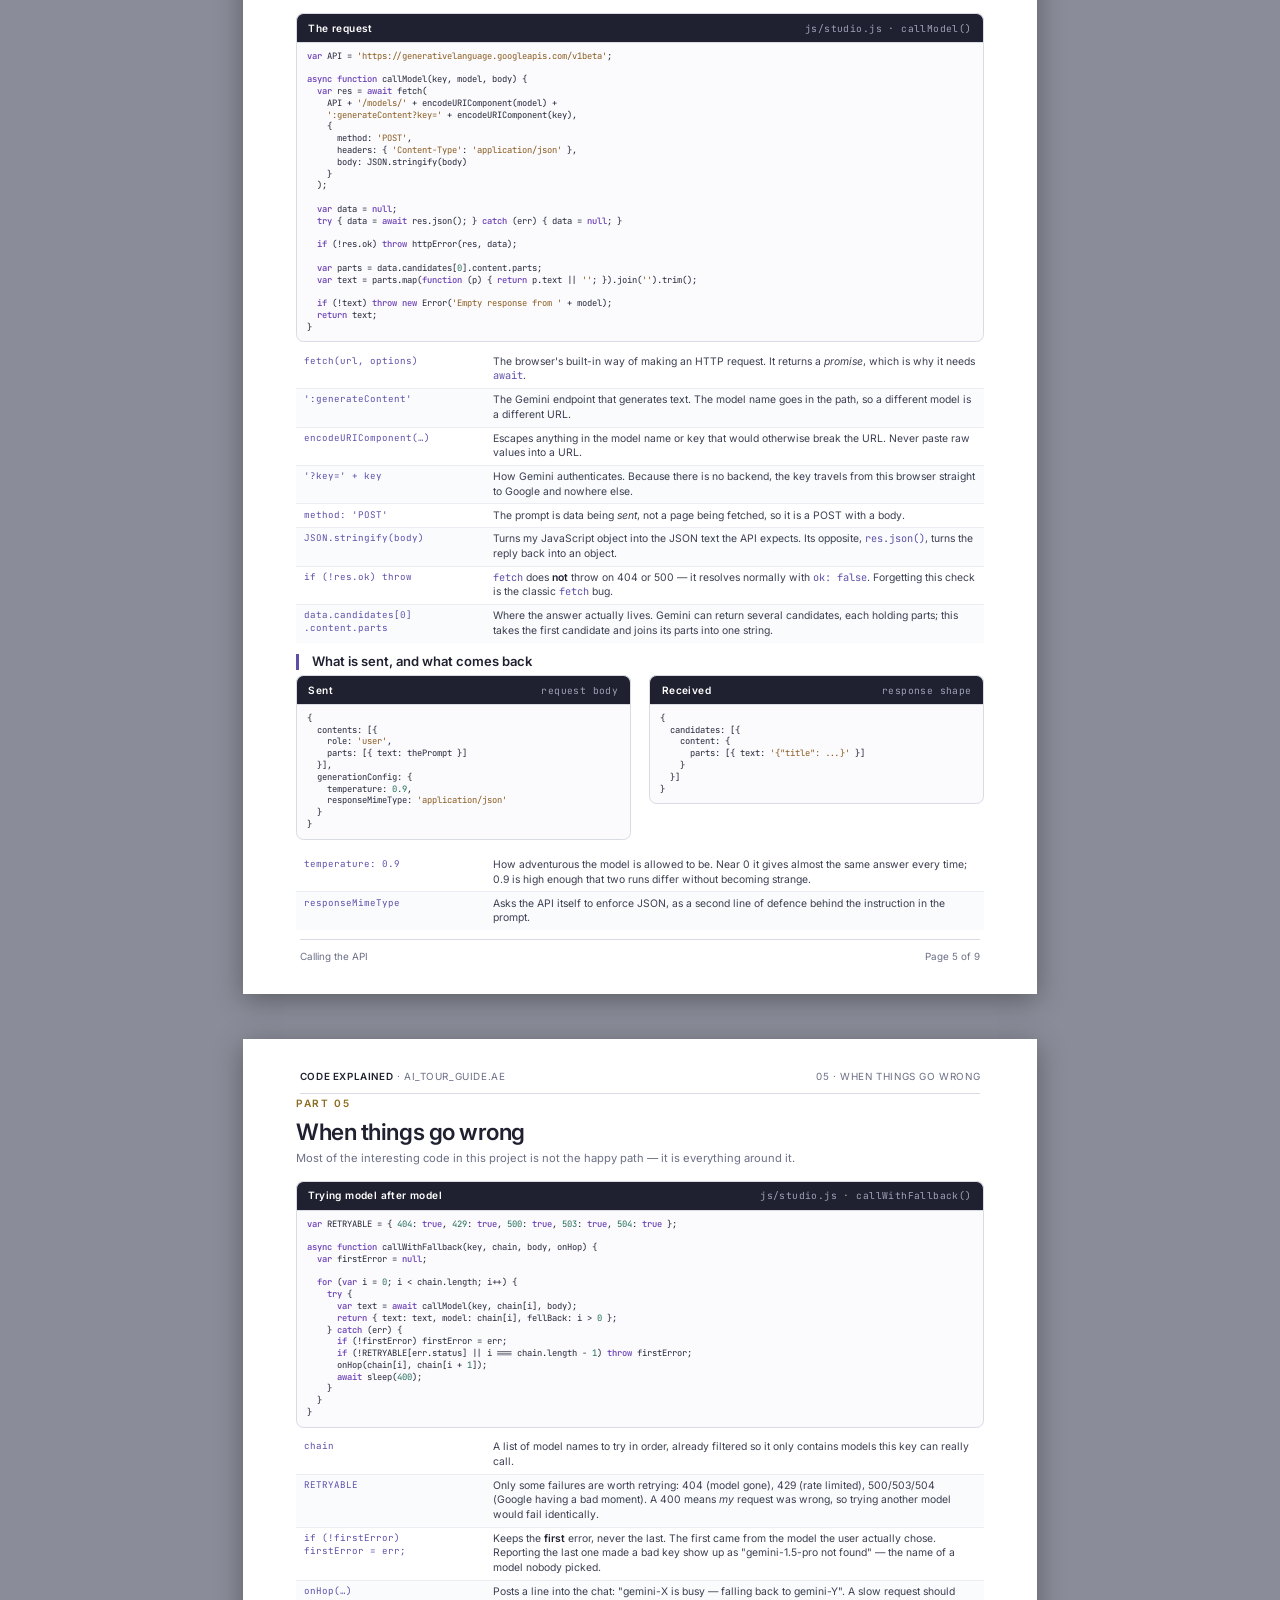
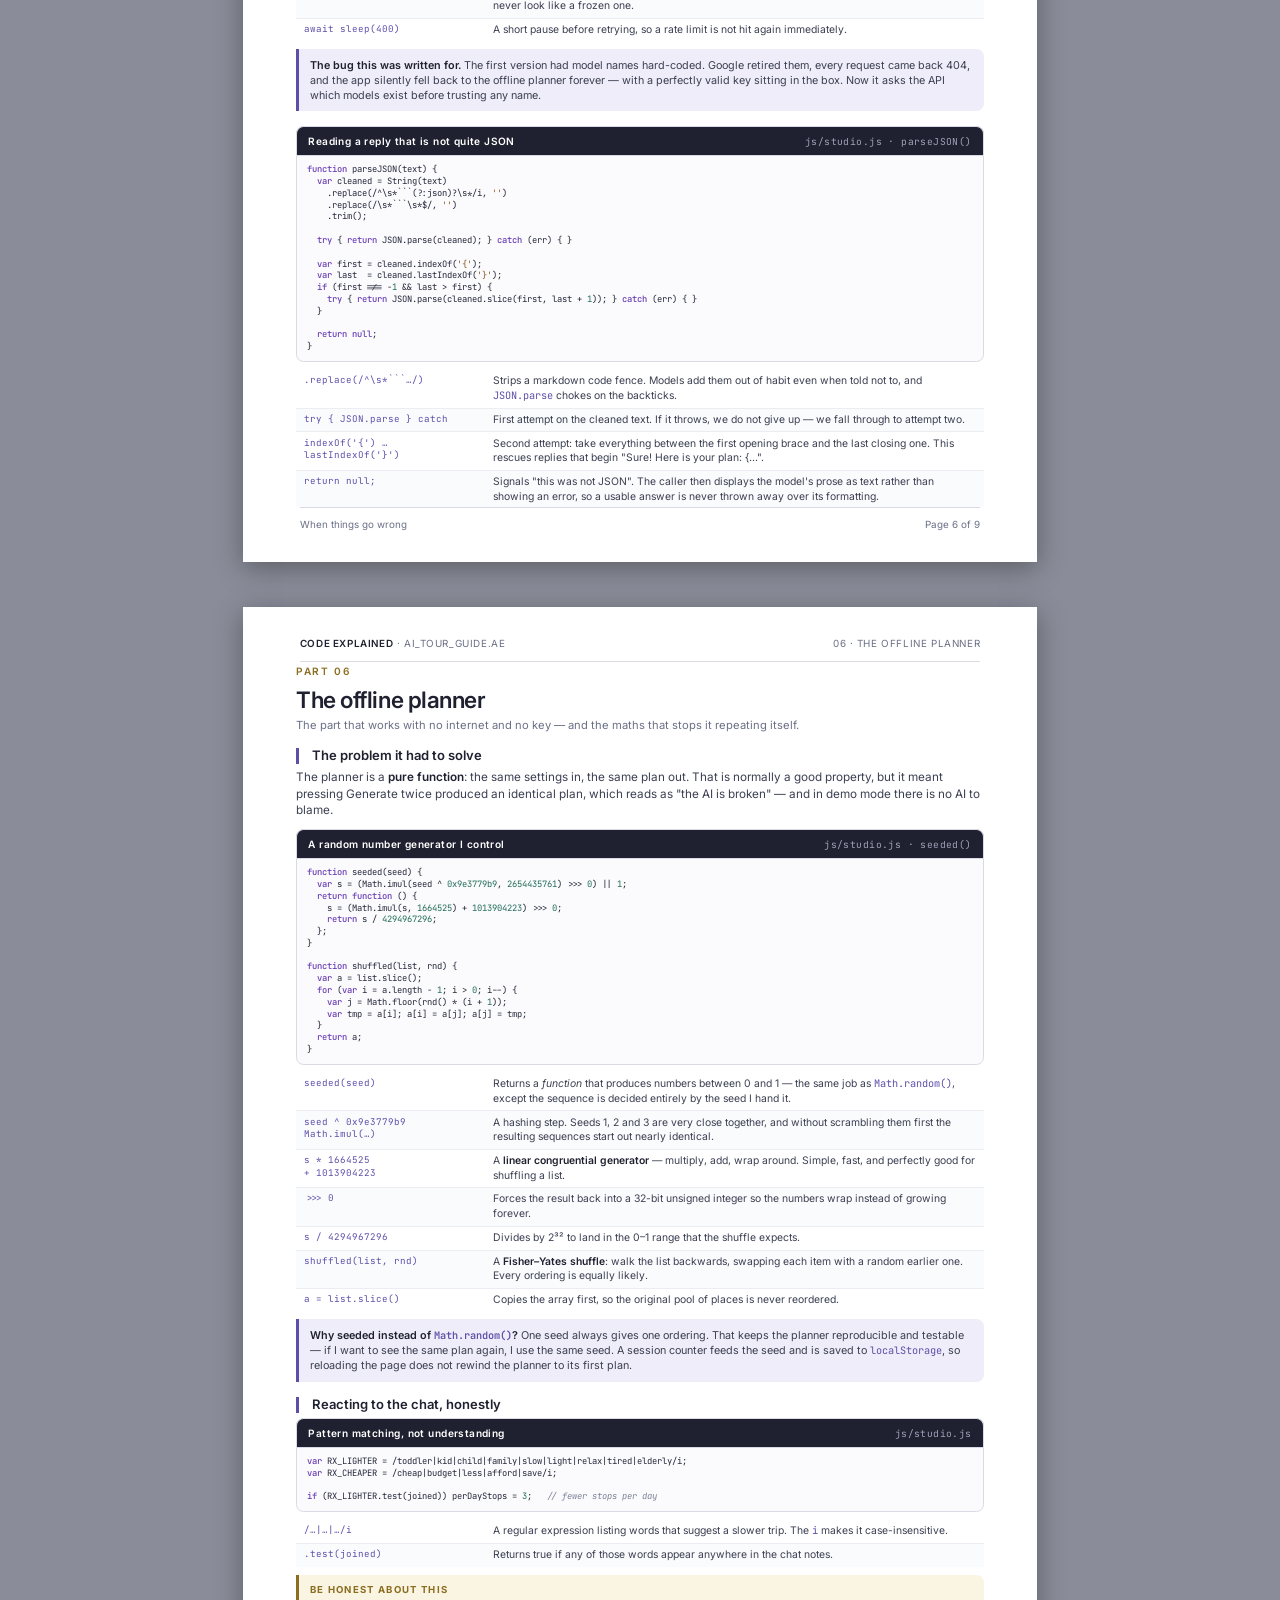
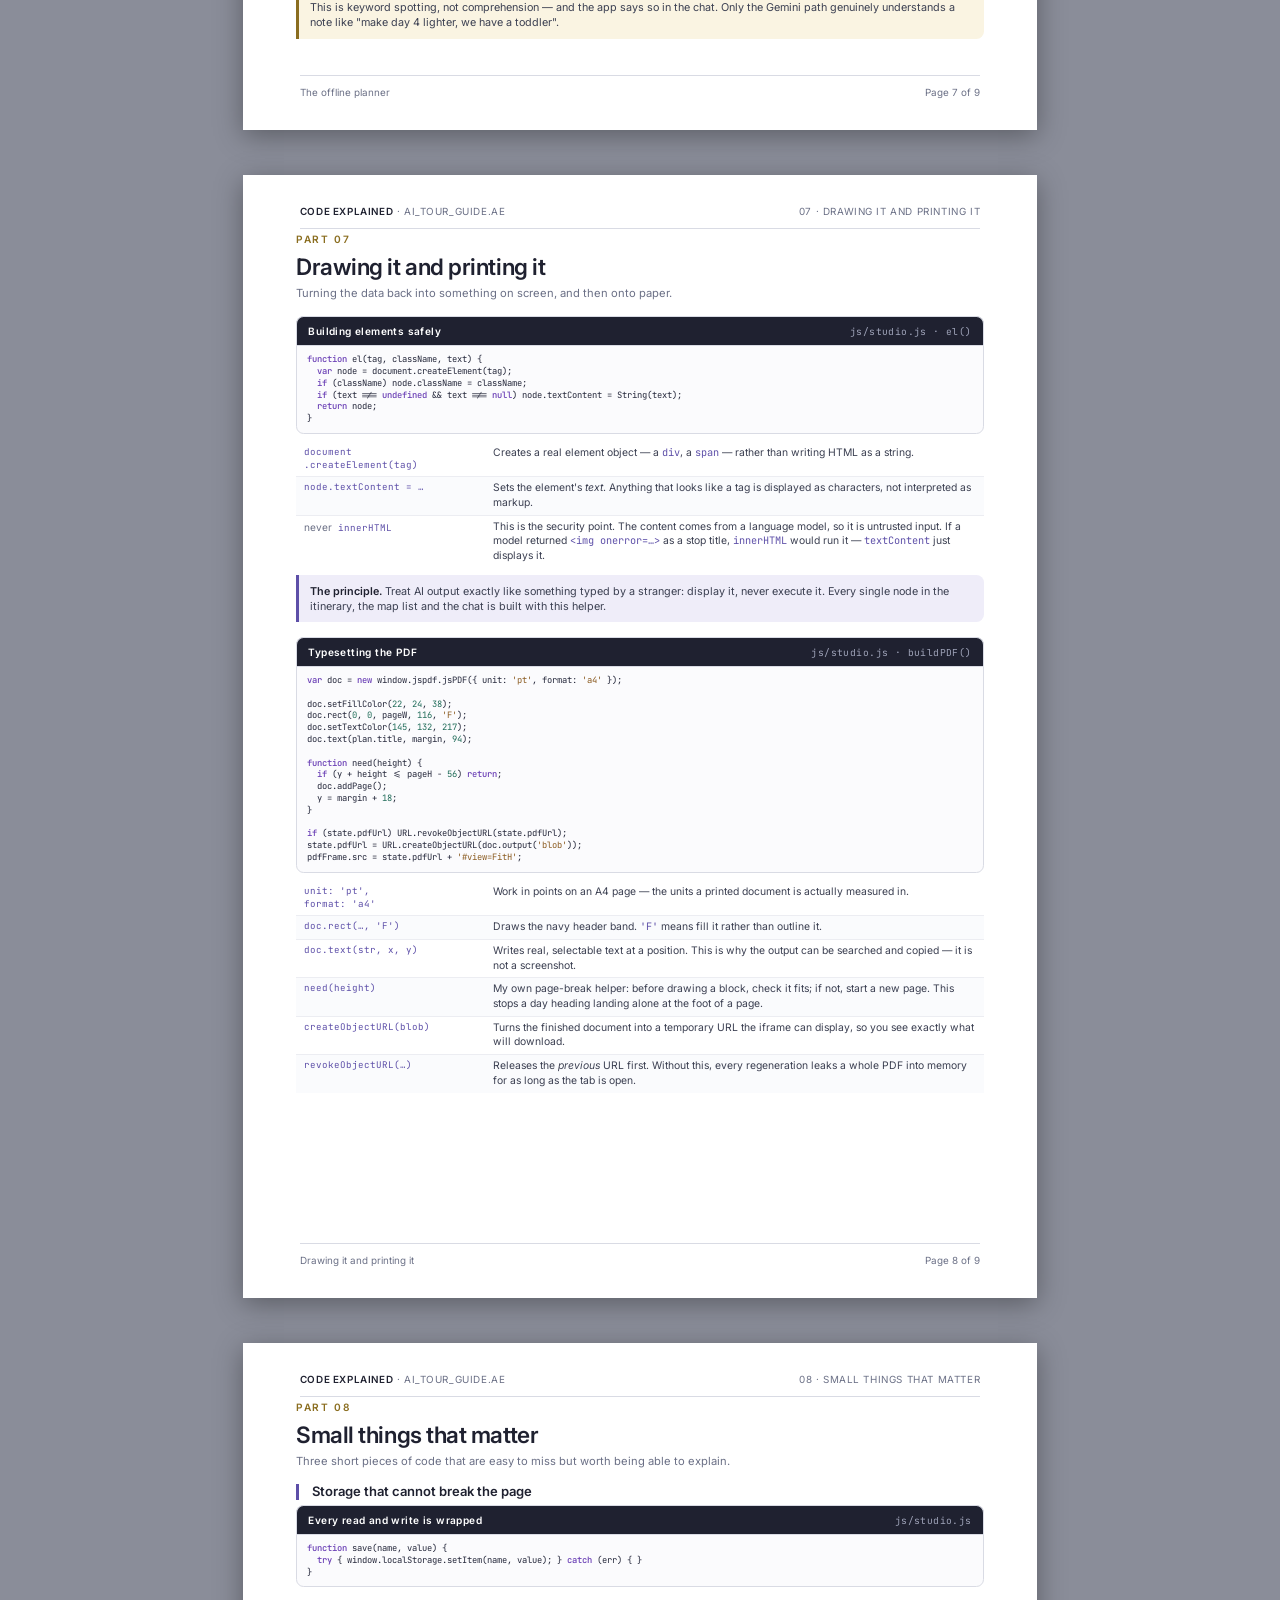
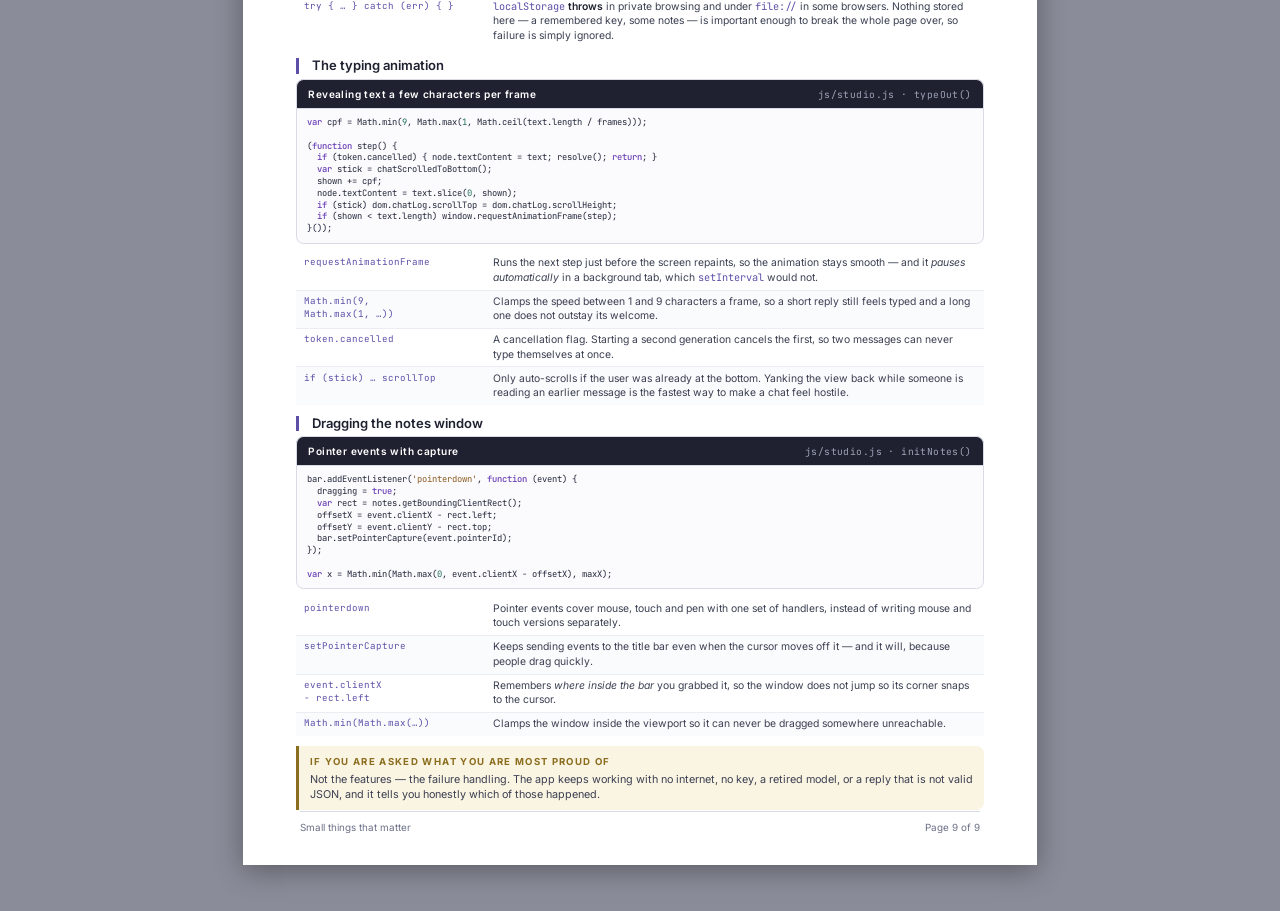
<file: report/explainer.html>
<!DOCTYPE html>
<!--
  ============================================================================
  report/explainer.html — "Code Explained", the companion PDF
  ----------------------------------------------------------------------------
  WHAT THIS IS
  A plain-English walkthrough of the important parts of js/studio.js, written
  to be read rather than submitted. Every snippet is real code from the
  project, followed by a table that translates it line by line, and a one
  sentence summary that can be said out loud if someone asks what it does.

  It is a separate document from report.html on purpose: that one is the
  activity submission and has to follow a fixed five-page format, this one is
  for understanding the code.

  Rendered to PDF with headless Chrome. Edit here, re-export, and the PDF
  updates.
  ============================================================================
-->
<html lang="en">
<head>
<meta charset="utf-8">
<title>AI_tour_guide.ae — Code Explained</title>
<link rel="preconnect" href="https://fonts.googleapis.com">
<link rel="preconnect" href="https://fonts.gstatic.com" crossorigin>
<link href="https://fonts.googleapis.com/css2?family=Inter:wght@400;500;600;700&family=JetBrains+Mono:wght@400;500&display=swap" rel="stylesheet">
<style>
@page { size: A4; margin: 0; }
* { box-sizing: border-box; }

:root {
  --navy: #161826;
  --ink: #1f2130;
  --body: #3c4052;
  --muted: #6b7086;
  --line: #d9dbe4;
  --line-soft: #ecedf2;
  --paper: #ffffff;
  --tint: #f6f7fa;
  --purple: #5d4fa8;
  --purple-soft: #efedf9;
  --gold: #8a6d1f;
  --gold-soft: #faf4e2;
  --mono: 'JetBrains Mono', ui-monospace, 'Cascadia Code', Consolas, monospace;
  --sans: 'Inter', system-ui, -apple-system, 'Segoe UI', Roboto, Arial, sans-serif;
}

html, body { margin: 0; padding: 0; background: #8a8d99; }

body {
  font-family: var(--sans);
  color: var(--body);
  font-size: 8.8pt;
  line-height: 1.4;
  -webkit-font-smoothing: antialiased;
}

.page {
  position: relative;
  width: 210mm;
  height: 297mm;
  margin: 0 auto;
  padding: 15mm 14mm 13mm;
  background: var(--paper);
  overflow: hidden;
  page-break-after: always;
  break-after: page;
}

.page:last-child { page-break-after: auto; break-after: auto; }

@media screen { .page { margin-bottom: 12mm; box-shadow: 0 6px 26px rgba(0,0,0,0.34); } }
@media print { html, body { background: #fff; } .page { margin: 0; box-shadow: none; } }

.runhead {
  position: absolute; top: 8mm; left: 15mm; right: 15mm;
  display: flex; justify-content: space-between; align-items: baseline;
  padding-bottom: 2.5mm; border-bottom: 0.6pt solid var(--line);
  font-size: 7.4pt; letter-spacing: 0.06em; text-transform: uppercase; color: var(--muted);
}
.runhead b { color: var(--ink); font-weight: 600; }

.runfoot {
  position: absolute; bottom: 8mm; left: 15mm; right: 15mm;
  display: flex; justify-content: space-between; align-items: center;
  padding-top: 2.5mm; border-top: 0.6pt solid var(--line);
  font-size: 7.4pt; color: var(--muted);
}

h1, h2, h3, h4 { margin: 0; color: var(--ink); font-weight: 600; line-height: 1.2; }

.page-label {
  font-size: 7.6pt; font-weight: 600; letter-spacing: 0.16em;
  text-transform: uppercase; color: var(--gold); margin-bottom: 2mm;
}

.page-title { font-size: 17pt; letter-spacing: -0.02em; margin-bottom: 1.5mm; }
.page-sub { font-size: 8.4pt; color: var(--muted); margin-bottom: 3.8mm; max-width: 155mm; }

h3.sec {
  font-size: 9.8pt; margin-bottom: 1.4mm;
  padding-left: 3.5mm; border-left: 2.5pt solid var(--purple);
}

.block { margin-bottom: 2.8mm; }
.block:last-child { margin-bottom: 0; }

p { margin: 0 0 1.8mm; }
p:last-child { margin-bottom: 0; }
strong { color: var(--ink); font-weight: 600; }
em { font-style: italic; }

code {
  font-family: var(--mono);
  font-size: 7.7pt;
  color: var(--purple);
}

ul.clean { margin: 0; padding: 0; list-style: none; }
ul.clean li { position: relative; padding-left: 4.5mm; margin-bottom: 1mm; }
ul.clean li::before {
  content: ''; position: absolute; left: 0; top: 1.9mm;
  width: 2mm; height: 2mm; border-radius: 50%; background: var(--gold);
}
ul.clean li:last-child { margin-bottom: 0; }

.cols2 { display: grid; grid-template-columns: 1fr 1fr; gap: 5mm; }

/* --- Cover ---------------------------------------------------------------- */

.cover { padding: 0; display: flex; flex-direction: column; }

.cover-band {
  background: var(--navy); color: #e9e9ed;
  padding: 30mm 15mm 20mm; position: relative;
}
.cover-band::after {
  content: ''; position: absolute; inset: 0;
  background-image:
    repeating-linear-gradient(45deg, transparent 0 15px, rgba(201,162,39,0.09) 15px 16px),
    repeating-linear-gradient(-45deg, transparent 0 15px, rgba(201,162,39,0.09) 15px 16px);
}
.cover-band > * { position: relative; z-index: 1; }

.cover-kicker {
  font-size: 8pt; letter-spacing: 0.22em; text-transform: uppercase;
  color: #a9abbd; margin-bottom: 5mm;
}
.cover-title { font-size: 32pt; letter-spacing: -0.035em; color: #fff; line-height: 1.05; margin-bottom: 4mm; }
.cover-title span { color: #b9addf; font-style: italic; font-weight: 500; }
.cover-tagline { font-size: 10.5pt; color: #c3c5d2; max-width: 140mm; }

.cover-rule { height: 4px; background: var(--purple); }

.cover-body { flex: 1; padding: 14mm 15mm; display: flex; flex-direction: column; }

.toc { width: 100%; border-collapse: collapse; }
.toc td { padding: 2.8mm 0; border-bottom: 0.6pt solid var(--line); vertical-align: top; }
.toc td.n {
  width: 12mm; font-family: var(--mono); font-size: 9pt;
  color: var(--gold); font-weight: 500;
}
.toc td.t { font-size: 10.5pt; color: var(--ink); font-weight: 500; }
.toc td.d { font-size: 8.6pt; color: var(--muted); padding-left: 5mm; }

.cover-foot {
  margin-top: auto; padding-top: 6mm; border-top: 0.6pt solid var(--line);
  font-size: 8.4pt; color: var(--muted);
}

/* --- Code ----------------------------------------------------------------- */

figure.code { margin: 0 0 2.2mm; }

figure.code figcaption {
  display: flex; justify-content: space-between; align-items: baseline; gap: 4mm;
  padding: 1.8mm 3mm; border: 0.6pt solid var(--line); border-bottom: 0;
  border-radius: 2mm 2mm 0 0; background: var(--ink); color: #cfd2de;
  font-size: 7.6pt; letter-spacing: 0.04em;
}
figure.code figcaption b { color: #fff; font-weight: 600; }
figure.code figcaption span { color: #9ea3b8; font-family: var(--mono); font-size: 7.2pt; }

pre {
  margin: 0; padding: 2.1mm 2.6mm;
  border: 0.6pt solid var(--line); border-radius: 0 0 2mm 2mm;
  background: #fbfbfd; font-family: var(--mono);
  font-size: 6.6pt; line-height: 1.34; color: #24273a;
  white-space: pre-wrap; word-break: break-word; overflow-wrap: break-word;
}

.t-com { color: #7c8296; font-style: italic; }
.t-str { color: #8a5a1f; }
.t-key { color: #6a3fb5; font-weight: 500; }
.t-num { color: #1f6b58; }
.t-tag { color: #6a3fb5; }
.t-att { color: #8a5a1f; }
.t-prop { color: #1f4f8a; }

/* --- The line-by-line translation table ----------------------------------- */

table.explain { width: 100%; border-collapse: collapse; margin-top: 1.6mm; }

table.explain td {
  padding: 1.1mm 2mm;
  border-bottom: 0.6pt solid var(--line-soft);
  vertical-align: top;
  font-size: 7.8pt;
}
table.explain tr:last-child td { border-bottom: 0; }
table.explain tr:nth-child(even) td { background: #fafbfd; }

table.explain td.f {
  width: 50mm;
  font-family: var(--mono);
  font-size: 6.9pt;
  color: var(--purple);
  line-height: 1.4;
}

table.explain td.f i { color: var(--muted); font-family: var(--sans); font-size: 7.6pt; font-style: normal; }

/* --- One-sentence summary ------------------------------------------------- */

.oneline {
  border-left: 2.5pt solid var(--gold);
  background: var(--gold-soft);
  padding: 2.2mm 2.8mm;
  border-radius: 0 2mm 2mm 0;
  font-size: 8.1pt;
  margin-top: 2mm;
}
.oneline b {
  display: block; font-size: 7.2pt; letter-spacing: 0.14em;
  text-transform: uppercase; color: var(--gold); margin-bottom: 1mm;
}

.why {
  border-left: 2.5pt solid var(--purple);
  background: var(--purple-soft);
  padding: 2.2mm 2.8mm;
  border-radius: 0 2mm 2mm 0;
  font-size: 8.1pt;
  margin-top: 2mm;
}

/* --- Flow diagram --------------------------------------------------------- */

.flow { display: flex; align-items: stretch; gap: 0; margin: 3mm 0; }

.flow .step {
  flex: 1;
  border: 0.7pt solid var(--line);
  border-radius: 2mm;
  background: var(--tint);
  padding: 2.6mm 2mm;
  text-align: center;
  font-size: 7.8pt;
  line-height: 1.35;
}
.flow .step b { display: block; color: var(--ink); font-size: 8.2pt; margin-bottom: 0.8mm; }
.flow .step.dark { background: var(--navy); border-color: var(--navy); color: #e9e9ed; }
.flow .step.dark b { color: #fff; }
.flow .step.gold { background: var(--gold-soft); border-color: var(--gold); }
.flow .step.gold b { color: var(--gold); }

.flow .arrow {
  display: flex; align-items: center; justify-content: center;
  width: 7mm; color: var(--muted); font-size: 11pt;
}

/* --- Small table ---------------------------------------------------------- */

table.grid { width: 100%; border-collapse: collapse; font-size: 7.8pt; }
table.grid th {
  text-align: left; padding: 1.8mm 2.2mm; background: var(--ink); color: #fff;
  font-weight: 600; font-size: 7.8pt; letter-spacing: 0.06em;
}
table.grid td { padding: 1.3mm 2mm; border-bottom: 0.6pt solid var(--line-soft); vertical-align: top; }
table.grid tr:nth-child(even) td { background: #fafbfd; }
table.grid code { font-size: 7.6pt; }
</style>
</head>
<body>

<!-- ===================== COVER ===================== -->
<section class="page cover">
  <div class="cover-band">
    <p class="cover-kicker">AI_tour_guide.ae · Companion document</p>
    <h1 class="cover-title">Code Explained<br><span>how my project actually works</span></h1>
    <p class="cover-tagline">
      Every important piece of the code, in plain English — what it does, how it
      works line by line, and why it is written that way.
    </p>
  </div>
  <div class="cover-rule"></div>

  <div class="cover-body">
    <table class="toc">
      <tr><td class="n">01</td><td class="t">The big picture</td><td class="d">Which file does what, and the order the browser loads them in.</td></tr>
      <tr><td class="n">02</td><td class="t">Pressing Generate</td><td class="d">The one function that runs the whole app, step by step.</td></tr>
      <tr><td class="n">03</td><td class="t">Writing the prompt</td><td class="d">How four settings become instructions a model can follow.</td></tr>
      <tr><td class="n">04</td><td class="t">Calling the API</td><td class="d">The actual HTTP request to Google Gemini, and its reply.</td></tr>
      <tr><td class="n">05</td><td class="t">When things go wrong</td><td class="d">The fallback chain and reading the reply safely.</td></tr>
      <tr><td class="n">06</td><td class="t">The offline planner</td><td class="d">Making a plan with no internet, and making it vary.</td></tr>
      <tr><td class="n">07</td><td class="t">Drawing it and printing it</td><td class="d">Building the DOM safely, and typesetting the PDF.</td></tr>
      <tr><td class="n">08</td><td class="t">Small things that matter</td><td class="d">Storage, animation and the draggable notes window.</td></tr>
    </table>

    <div class="cover-foot">
      Ashwanth Vijay · Grade 9 – C · Artificial Intelligence · 2026 – 2027<br>
      All code shown is taken directly from the project files.
    </div>
  </div>
</section>

<!-- ===================== 01 — BIG PICTURE ===================== -->
<section class="page">
  <div class="runhead"><span><b>Code Explained</b> · AI_tour_guide.ae</span><span>01 · The big picture</span></div>

  <p class="page-label">Part 01</p>
  <h2 class="page-title">The big picture</h2>
  <p class="page-sub">Before any single function makes sense, it helps to know what the program is shaped like.</p>

  <div class="block">
    <h3 class="sec">There are only two pages</h3>
    <p>
      <code>index.html</code> is the landing page that explains the project. <code>studio.html</code>
      is the app. They share the first two stylesheets and nothing else. There is no server, no
      framework and no build step — the browser opens the file and runs it.
    </p>
  </div>

  <div class="block">
    <h3 class="sec">Load order is deliberate</h3>
    <table class="grid">
      <tr><th style="width:34mm">File</th><th style="width:16mm">Order</th><th>Why it is in that position</th></tr>
      <tr><td><code>tokens.css</code></td><td>1st</td><td>Defines the variables. Nothing can use a variable before it exists.</td></tr>
      <tr><td><code>base.css</code></td><td>2nd</td><td>The reset and shared controls, built on those variables.</td></tr>
      <tr><td><code>studio.css</code></td><td>3rd</td><td>Last, so when two rules have equal weight this one wins and the page can override the shared defaults.</td></tr>
      <tr><td><code>studio.js</code></td><td>deferred</td><td><code>defer</code> means "download now, run after the HTML is parsed", so the script never looks for an element that has not been created yet.</td></tr>
    </table>
  </div>

  <div class="block">
    <h3 class="sec">Everything is inside one wrapper</h3>
    <figure class="code">
      <figcaption><b>The IIFE</b><span>js/studio.js</span></figcaption>
<pre data-lang="js">(function () {
  'use strict';

  // ... the entire program lives in here ...

}());</pre>
    </figure>
    <table class="explain">
      <tr><td class="f">(function () { ... }())</td><td>An <strong>IIFE</strong> — Immediately Invoked Function Expression. The function is created and called at once. Everything declared inside it is invisible to the rest of the page, so none of my variable names can clash with anything else.</td></tr>
      <tr><td class="f">'use strict';</td><td>Turns on strict mode, which makes JavaScript report mistakes instead of quietly guessing — for example, using a variable I forgot to declare becomes an error rather than a silent global.</td></tr>
    </table>
  </div>

  <div class="block">
    <h3 class="sec">The path a plan takes</h3>
    <div class="flow">
      <div class="step"><b>Settings</b>4 inputs from the form</div>
      <div class="arrow">&rarr;</div>
      <div class="step"><b>Prompt</b>settings become instructions</div>
      <div class="arrow">&rarr;</div>
      <div class="step dark"><b>Gemini</b>writes JSON</div>
      <div class="arrow">&rarr;</div>
      <div class="step"><b>Parse</b>JSON becomes data</div>
      <div class="arrow">&rarr;</div>
      <div class="step gold"><b>Output</b>screen · PDF · map</div>
    </div>
    <p>
      With no API key the middle box is replaced by the offline planner, which builds the same
      shape of data from a hard-coded list of real UAE places. Everything after that point is
      identical — which is exactly why the two modes look the same on screen, and why the app has
      to state which one produced the plan.
    </p>
    <div class="oneline">
      <b>In one sentence</b>
      Four settings become a prompt, a model turns the prompt into JSON, and the JSON is drawn on
      screen, typeset into a PDF and plotted on a map.
    </div>
  </div>

  <div class="runfoot"><span>The big picture</span><span>Page 2 of 9</span></div>
</section>

<!-- ===================== 02 — PRESSING GENERATE ===================== -->
<section class="page">
  <div class="runhead"><span><b>Code Explained</b> · AI_tour_guide.ae</span><span>02 · Pressing Generate</span></div>

  <p class="page-label">Part 02</p>
  <h2 class="page-title">Pressing Generate</h2>
  <p class="page-sub">One function, <code>generate()</code>, drives the entire application. This is its skeleton.</p>

  <figure class="code">
    <figcaption><b>The shape of the whole app</b><span>js/studio.js · generate()</span></figcaption>
<pre data-lang="js">async function generate(userMessage) {
  if (state.busy) return;              // 1
  state.busy = true;

  var cfg = readConfig();              // 2
  var key = apiKey();                  // 3
  var message = userMessage || describeSettings(cfg);

  pushMessage('me', message);          // 4
  setGenerating(true, key ? 'Thinking' : 'Planning');
  var thinking = showThinking();       // 5
  setBusyPanels(true);                 // 6

  if (!key) {                          // 7
    await sleep(700);
    var plan = offlinePlan(cfg, state.refinements);
    finishWithPlan(plan, cfg, notice('info', '...offline planner...'));
    done();
    return;
  }

  try {                                // 8
    var chain  = await buildChain(key, model);
    var result = await callWithFallback(key, chain, body, onHop);
    var parsed = parseJSON(result.text);
    finishWithPlan(parsed, cfg, null);
    done();
  } catch (err) {                      // 9
    finishWithPlan(offlinePlan(cfg, state.refinements), cfg,
                   notice('error', 'The AI request failed: ' + err.message));
    done();
  }
}</pre>
  </figure>

  <table class="explain">
    <tr><td class="f"><i>1</i> if (state.busy) return;</td><td>A <strong>re-entry guard</strong>. If a plan is already being built, a second click does nothing. Without this, two runs would overlap and fight over the same output panel.</td></tr>
    <tr><td class="f"><i>2</i> readConfig()</td><td>Reads the four settings out of the form — destination, days, budget, and which interest chips are ticked — into one plain object.</td></tr>
    <tr><td class="f"><i>3</i> apiKey()</td><td>Reads the key box. This single value decides the entire path below: no key means offline, a key means Gemini.</td></tr>
    <tr><td class="f"><i>4</i> pushMessage('me', …)</td><td>Shows the user's own message in the chat immediately, before any waiting starts, so the interface responds to the click straight away.</td></tr>
    <tr><td class="f"><i>5</i> showThinking()</td><td>Adds the three bouncing dots. It carries <code>aria-label="Assistant is typing"</code> because three animated dots mean nothing to a screen reader.</td></tr>
    <tr><td class="f"><i>6</i> setBusyPanels(true)</td><td>Raises the blurred "generating" veil over <em>both</em> the Itinerary and PDF panels — you can switch tabs mid-run, and the PDF tab must never show the previous trip as if it were the new one.</td></tr>
    <tr><td class="f"><i>7</i> if (!key) { … }</td><td>The offline path. The 700 ms pause is deliberate: the planner finishes in about two milliseconds, and an answer that instant feels fake.</td></tr>
    <tr><td class="f"><i>8</i> try { … }</td><td>The AI path: work out which models the key can call, call them, parse the reply, show the plan.</td></tr>
    <tr><td class="f"><i>9</i> catch (err) { … }</td><td>If every model failed, show the offline plan anyway and say what went wrong. Being told honestly and given something that works beats being left with nothing.</td></tr>
  </table>

  <div class="why">
    <strong>Why <code>async</code> and <code>await</code>?</strong> Talking to Gemini takes seconds, and
    JavaScript cannot simply stop and wait — that would freeze the page. <code>await</code> lets me
    write the code top-to-bottom as if it were waiting, while the browser stays responsive
    underneath. Any function containing <code>await</code> must be marked <code>async</code>.
  </div>

  <div class="oneline">
    <b>In one sentence</b>
    <code>generate()</code> locks the interface, reads the settings, takes either the offline path or
    the Gemini path, and always finishes by showing a plan and unlocking again.
  </div>

  <div class="runfoot"><span>Pressing Generate</span><span>Page 3 of 9</span></div>
</section>

<!-- ===================== 03 — THE PROMPT ===================== -->
<section class="page">
  <div class="runhead"><span><b>Code Explained</b> · AI_tour_guide.ae</span><span>03 · Writing the prompt</span></div>

  <p class="page-label">Part 03</p>
  <h2 class="page-title">Writing the prompt</h2>
  <p class="page-sub">This is the actual AI work of the project. The model is only as good as the instructions it is given.</p>

  <figure class="code">
    <figcaption><b>Building the instructions</b><span>js/studio.js · buildPrompt()</span></figcaption>
<pre data-lang="js">var lines = [];
lines.push('You are an expert United Arab Emirates travel planner.');
lines.push('- Destination: ' + cfg.destination);
lines.push('- Duration: ' + cfg.days + ' days');
lines.push('- Budget per person: ' + aed(cfg.budget) + ' (' + tier.name + ')');

if (notes.length) {
  lines.push('TRAVELLER NOTES, most recent last - obey these above all:');
  notes.forEach(function (note, i) { lines.push((i + 1) + '. ' + note); });
}

lines.push('RULES');
lines.push('- Group each day geographically to minimise travel.');
lines.push('- Respect UAE realities: summer midday heat, Friday prayer timings,');
lines.push('  modest dress at mosques, Ramadan hours, drive times.');
lines.push('- 4 to 6 stops per day, each with a time window, a reason, an AED cost.');

lines.push('Reply with ONLY valid JSON. No markdown fences. Exactly this shape:');
lines.push('{"title":"","summary":"","days":[...],"estimatedTotal":"AED 5,400"}');

return lines.join('\n');</pre>
  </figure>

  <table class="explain">
    <tr><td class="f">'You are an expert …'</td><td>The <strong>role</strong>. Telling a model who it is changes the whole answer. "An expert UAE travel planner" produces different writing from a general assistant.</td></tr>
    <tr><td class="f">lines.push(…)</td><td>The prompt is built as an array of lines and joined at the end. This is far easier to read and change than one enormous string with <code>+</code> signs everywhere.</td></tr>
    <tr><td class="f">TRAVELLER NOTES,<br>most recent last</td><td>Everything typed in the chat is collected and sent every time. Saying <em>most recent last</em> and <em>obey these above all</em> tells the model which instruction wins when two notes conflict.</td></tr>
    <tr><td class="f">'Group each day<br>geographically'</td><td>A <strong>constraint</strong>, and the reason the plans are usable. Without it the model happily sends you across the city and back before lunch.</td></tr>
    <tr><td class="f">'Respect UAE realities'</td><td>Local knowledge the model has but will not apply unless asked: heat, prayer times, dress codes, real drive times between emirates.</td></tr>
    <tr><td class="f">'Reply with ONLY<br>valid JSON'</td><td>The <strong>output contract</strong>. Giving the exact shape means the reply can be fed straight into the renderer instead of being read by a human.</td></tr>
    <tr><td class="f">lines.join('\\n')</td><td>Joins everything with newlines into the single string that gets sent.</td></tr>
  </table>

  <div class="why">
    <strong>The idea to remember.</strong> An unconstrained model writes pleasant paragraphs.
    Pinned to a role, a currency, a pacing rule and an exact JSON shape, the same model becomes a
    <em>reliable component</em> that the rest of the program can depend on. That shift is what
    prompt engineering actually means.
  </div>

  <div class="block" style="margin-top:4mm">
    <h3 class="sec">One extra trick</h3>
    <figure class="code">
      <figcaption><b>Making Regenerate do something visible</b><span>js/studio.js</span></figcaption>
<pre data-lang="js">if (state.aiAttempts &gt; 1) {
  lines.push('- This traveller has seen a plan for these settings already. ' +
             'Choose a noticeably different mix of stops.');
}</pre>
    </figure>
    <p class="oneline" style="margin-top:2.5mm">
      <b>Why</b>
      The same prompt at the same settings gets much the same answer, so Regenerate looked broken.
      From the second attempt onwards the prompt explicitly asks for something different.
    </p>
  </div>

  <div class="runfoot"><span>Writing the prompt</span><span>Page 4 of 9</span></div>
</section>

<!-- ===================== 04 — CALLING THE API ===================== -->
<section class="page">
  <div class="runhead"><span><b>Code Explained</b> · AI_tour_guide.ae</span><span>04 · Calling the API</span></div>

  <p class="page-label">Part 04</p>
  <h2 class="page-title">Calling the API</h2>
  <p class="page-sub">The single most important piece of code in the project: the HTTP request that reaches Google.</p>

  <figure class="code">
    <figcaption><b>The request</b><span>js/studio.js · callModel()</span></figcaption>
<pre data-lang="js">var API = 'https://generativelanguage.googleapis.com/v1beta';

async function callModel(key, model, body) {
  var res = await fetch(
    API + '/models/' + encodeURIComponent(model) +
    ':generateContent?key=' + encodeURIComponent(key),
    {
      method: 'POST',
      headers: { 'Content-Type': 'application/json' },
      body: JSON.stringify(body)
    }
  );

  var data = null;
  try { data = await res.json(); } catch (err) { data = null; }

  if (!res.ok) throw httpError(res, data);

  var parts = data.candidates[0].content.parts;
  var text = parts.map(function (p) { return p.text || ''; }).join('').trim();

  if (!text) throw new Error('Empty response from ' + model);
  return text;
}</pre>
  </figure>

  <table class="explain">
    <tr><td class="f">fetch(url, options)</td><td>The browser's built-in way of making an HTTP request. It returns a <em>promise</em>, which is why it needs <code>await</code>.</td></tr>
    <tr><td class="f">':generateContent'</td><td>The Gemini endpoint that generates text. The model name goes in the path, so a different model is a different URL.</td></tr>
    <tr><td class="f">encodeURIComponent(…)</td><td>Escapes anything in the model name or key that would otherwise break the URL. Never paste raw values into a URL.</td></tr>
    <tr><td class="f">'?key=' + key</td><td>How Gemini authenticates. Because there is no backend, the key travels from this browser straight to Google and nowhere else.</td></tr>
    <tr><td class="f">method: 'POST'</td><td>The prompt is data being <em>sent</em>, not a page being fetched, so it is a POST with a body.</td></tr>
    <tr><td class="f">JSON.stringify(body)</td><td>Turns my JavaScript object into the JSON text the API expects. Its opposite, <code>res.json()</code>, turns the reply back into an object.</td></tr>
    <tr><td class="f">if (!res.ok) throw</td><td><code>fetch</code> does <strong>not</strong> throw on 404 or 500 — it resolves normally with <code>ok: false</code>. Forgetting this check is the classic <code>fetch</code> bug.</td></tr>
    <tr><td class="f">data.candidates[0]<br>.content.parts</td><td>Where the answer actually lives. Gemini can return several candidates, each holding parts; this takes the first candidate and joins its parts into one string.</td></tr>
  </table>

  <div class="block" style="margin-top:3mm">
    <h3 class="sec">What is sent, and what comes back</h3>
    <div class="cols2">
      <figure class="code">
        <figcaption><b>Sent</b><span>request body</span></figcaption>
<pre data-lang="js">{
  contents: [{
    role: 'user',
    parts: [{ text: thePrompt }]
  }],
  generationConfig: {
    temperature: 0.9,
    responseMimeType: 'application/json'
  }
}</pre>
      </figure>
      <figure class="code">
        <figcaption><b>Received</b><span>response shape</span></figcaption>
<pre data-lang="js">{
  candidates: [{
    content: {
      parts: [{ text: '{"title": ...}' }]
    }
  }]
}</pre>
      </figure>
    </div>
    <table class="explain">
      <tr><td class="f">temperature: 0.9</td><td>How adventurous the model is allowed to be. Near 0 it gives almost the same answer every time; 0.9 is high enough that two runs differ without becoming strange.</td></tr>
      <tr><td class="f">responseMimeType</td><td>Asks the API itself to enforce JSON, as a second line of defence behind the instruction in the prompt.</td></tr>
    </table>
  </div>

  <div class="runfoot"><span>Calling the API</span><span>Page 5 of 9</span></div>
</section>

<!-- ===================== 05 — WHEN THINGS GO WRONG ===================== -->
<section class="page">
  <div class="runhead"><span><b>Code Explained</b> · AI_tour_guide.ae</span><span>05 · When things go wrong</span></div>

  <p class="page-label">Part 05</p>
  <h2 class="page-title">When things go wrong</h2>
  <p class="page-sub">Most of the interesting code in this project is not the happy path — it is everything around it.</p>

  <figure class="code">
    <figcaption><b>Trying model after model</b><span>js/studio.js · callWithFallback()</span></figcaption>
<pre data-lang="js">var RETRYABLE = { 404: true, 429: true, 500: true, 503: true, 504: true };

async function callWithFallback(key, chain, body, onHop) {
  var firstError = null;

  for (var i = 0; i &lt; chain.length; i++) {
    try {
      var text = await callModel(key, chain[i], body);
      return { text: text, model: chain[i], fellBack: i &gt; 0 };
    } catch (err) {
      if (!firstError) firstError = err;
      if (!RETRYABLE[err.status] || i === chain.length - 1) throw firstError;
      onHop(chain[i], chain[i + 1]);
      await sleep(400);
    }
  }
}</pre>
  </figure>

  <table class="explain">
    <tr><td class="f">chain</td><td>A list of model names to try in order, already filtered so it only contains models this key can really call.</td></tr>
    <tr><td class="f">RETRYABLE</td><td>Only some failures are worth retrying: 404 (model gone), 429 (rate limited), 500/503/504 (Google having a bad moment). A 400 means <em>my</em> request was wrong, so trying another model would fail identically.</td></tr>
    <tr><td class="f">if (!firstError)<br>firstError = err;</td><td>Keeps the <strong>first</strong> error, never the last. The first came from the model the user actually chose. Reporting the last one made a bad key show up as "gemini-1.5-pro not found" — the name of a model nobody picked.</td></tr>
    <tr><td class="f">onHop(…)</td><td>Posts a line into the chat: "gemini-X is busy — falling back to gemini-Y". A slow request should never look like a frozen one.</td></tr>
    <tr><td class="f">await sleep(400)</td><td>A short pause before retrying, so a rate limit is not hit again immediately.</td></tr>
  </table>

  <div class="why">
    <strong>The bug this was written for.</strong> The first version had model names hard-coded.
    Google retired them, every request came back 404, and the app silently fell back to the offline
    planner forever — with a perfectly valid key sitting in the box. Now it asks the API which
    models exist before trusting any name.
  </div>

  <figure class="code" style="margin-top:4mm">
    <figcaption><b>Reading a reply that is not quite JSON</b><span>js/studio.js · parseJSON()</span></figcaption>
<pre data-lang="js">function parseJSON(text) {
  var cleaned = String(text)
    .replace(/^\s*```(?:json)?\s*/i, '')
    .replace(/\s*```\s*$/, '')
    .trim();

  try { return JSON.parse(cleaned); } catch (err) { }

  var first = cleaned.indexOf('{');
  var last  = cleaned.lastIndexOf('}');
  if (first !== -1 &amp;&amp; last &gt; first) {
    try { return JSON.parse(cleaned.slice(first, last + 1)); } catch (err) { }
  }

  return null;
}</pre>
  </figure>

  <table class="explain">
    <tr><td class="f">.replace(/^\s*```…/)</td><td>Strips a markdown code fence. Models add them out of habit even when told not to, and <code>JSON.parse</code> chokes on the backticks.</td></tr>
    <tr><td class="f">try { JSON.parse } catch</td><td>First attempt on the cleaned text. If it throws, we do not give up — we fall through to attempt two.</td></tr>
    <tr><td class="f">indexOf('{') …<br>lastIndexOf('}')</td><td>Second attempt: take everything between the first opening brace and the last closing one. This rescues replies that begin "Sure! Here is your plan: {…".</td></tr>
    <tr><td class="f">return null;</td><td>Signals "this was not JSON". The caller then displays the model's prose as text rather than showing an error, so a usable answer is never thrown away over its formatting.</td></tr>
  </table>

  <div class="runfoot"><span>When things go wrong</span><span>Page 6 of 9</span></div>
</section>

<!-- ===================== 06 — OFFLINE PLANNER ===================== -->
<section class="page">
  <div class="runhead"><span><b>Code Explained</b> · AI_tour_guide.ae</span><span>06 · The offline planner</span></div>

  <p class="page-label">Part 06</p>
  <h2 class="page-title">The offline planner</h2>
  <p class="page-sub">The part that works with no internet and no key — and the maths that stops it repeating itself.</p>

  <div class="block">
    <h3 class="sec">The problem it had to solve</h3>
    <p>
      The planner is a <strong>pure function</strong>: the same settings in, the same plan out. That is
      normally a good property, but it meant pressing Generate twice produced an identical plan,
      which reads as "the AI is broken" — and in demo mode there is no AI to blame.
    </p>
  </div>

  <figure class="code">
    <figcaption><b>A random number generator I control</b><span>js/studio.js · seeded()</span></figcaption>
<pre data-lang="js">function seeded(seed) {
  var s = (Math.imul(seed ^ 0x9e3779b9, 2654435761) &gt;&gt;&gt; 0) || 1;
  return function () {
    s = (Math.imul(s, 1664525) + 1013904223) &gt;&gt;&gt; 0;
    return s / 4294967296;
  };
}

function shuffled(list, rnd) {
  var a = list.slice();
  for (var i = a.length - 1; i &gt; 0; i--) {
    var j = Math.floor(rnd() * (i + 1));
    var tmp = a[i]; a[i] = a[j]; a[j] = tmp;
  }
  return a;
}</pre>
  </figure>

  <table class="explain">
    <tr><td class="f">seeded(seed)</td><td>Returns a <em>function</em> that produces numbers between 0 and 1 — the same job as <code>Math.random()</code>, except the sequence is decided entirely by the seed I hand it.</td></tr>
    <tr><td class="f">seed ^ 0x9e3779b9<br>Math.imul(…)</td><td>A hashing step. Seeds 1, 2 and 3 are very close together, and without scrambling them first the resulting sequences start out nearly identical.</td></tr>
    <tr><td class="f">s * 1664525<br>+ 1013904223</td><td>A <strong>linear congruential generator</strong> — multiply, add, wrap around. Simple, fast, and perfectly good for shuffling a list.</td></tr>
    <tr><td class="f">&gt;&gt;&gt; 0</td><td>Forces the result back into a 32-bit unsigned integer so the numbers wrap instead of growing forever.</td></tr>
    <tr><td class="f">s / 4294967296</td><td>Divides by 2³² to land in the 0–1 range that the shuffle expects.</td></tr>
    <tr><td class="f">shuffled(list, rnd)</td><td>A <strong>Fisher–Yates shuffle</strong>: walk the list backwards, swapping each item with a random earlier one. Every ordering is equally likely.</td></tr>
    <tr><td class="f">a = list.slice()</td><td>Copies the array first, so the original pool of places is never reordered.</td></tr>
  </table>

  <div class="why">
    <strong>Why seeded instead of <code>Math.random()</code>?</strong> One seed always gives one
    ordering. That keeps the planner reproducible and testable — if I want to see the same plan
    again, I use the same seed. A session counter feeds the seed and is saved to
    <code>localStorage</code>, so reloading the page does not rewind the planner to its first plan.
  </div>

  <div class="block" style="margin-top:4mm">
    <h3 class="sec">Reacting to the chat, honestly</h3>
    <figure class="code">
      <figcaption><b>Pattern matching, not understanding</b><span>js/studio.js</span></figcaption>
<pre data-lang="js">var RX_LIGHTER = /toddler|kid|child|family|slow|light|relax|tired|elderly/i;
var RX_CHEAPER = /cheap|budget|less|afford|save/i;

if (RX_LIGHTER.test(joined)) perDayStops = 3;   // fewer stops per day</pre>
    </figure>
    <table class="explain">
      <tr><td class="f">/…|…|…/i</td><td>A regular expression listing words that suggest a slower trip. The <code>i</code> makes it case-insensitive.</td></tr>
      <tr><td class="f">.test(joined)</td><td>Returns true if any of those words appear anywhere in the chat notes.</td></tr>
    </table>
    <div class="oneline">
      <b>Be honest about this</b>
      This is keyword spotting, not comprehension — and the app says so in the chat. Only the Gemini
      path genuinely understands a note like "make day 4 lighter, we have a toddler".
    </div>
  </div>

  <div class="runfoot"><span>The offline planner</span><span>Page 7 of 9</span></div>
</section>

<!-- ===================== 07 — DRAWING AND PRINTING ===================== -->
<section class="page">
  <div class="runhead"><span><b>Code Explained</b> · AI_tour_guide.ae</span><span>07 · Drawing it and printing it</span></div>

  <p class="page-label">Part 07</p>
  <h2 class="page-title">Drawing it and printing it</h2>
  <p class="page-sub">Turning the data back into something on screen, and then onto paper.</p>

  <figure class="code">
    <figcaption><b>Building elements safely</b><span>js/studio.js · el()</span></figcaption>
<pre data-lang="js">function el(tag, className, text) {
  var node = document.createElement(tag);
  if (className) node.className = className;
  if (text !== undefined &amp;&amp; text !== null) node.textContent = String(text);
  return node;
}</pre>
  </figure>

  <table class="explain">
    <tr><td class="f">document<br>.createElement(tag)</td><td>Creates a real element object — a <code>div</code>, a <code>span</code> — rather than writing HTML as a string.</td></tr>
    <tr><td class="f">node.textContent = …</td><td>Sets the element's <em>text</em>. Anything that looks like a tag is displayed as characters, not interpreted as markup.</td></tr>
    <tr><td class="f"><i>never</i> innerHTML</td><td>This is the security point. The content comes from a language model, so it is untrusted input. If a model returned <code>&lt;img onerror=…&gt;</code> as a stop title, <code>innerHTML</code> would run it — <code>textContent</code> just displays it.</td></tr>
  </table>

  <div class="why">
    <strong>The principle.</strong> Treat AI output exactly like something typed by a stranger:
    display it, never execute it. Every single node in the itinerary, the map list and the chat is
    built with this helper.
  </div>

  <figure class="code" style="margin-top:4mm">
    <figcaption><b>Typesetting the PDF</b><span>js/studio.js · buildPDF()</span></figcaption>
<pre data-lang="js">var doc = new window.jspdf.jsPDF({ unit: 'pt', format: 'a4' });

doc.setFillColor(22, 24, 38);
doc.rect(0, 0, pageW, 116, 'F');
doc.setTextColor(145, 132, 217);
doc.text(plan.title, margin, 94);

function need(height) {
  if (y + height &lt;= pageH - 56) return;
  doc.addPage();
  y = margin + 18;
}

if (state.pdfUrl) URL.revokeObjectURL(state.pdfUrl);
state.pdfUrl = URL.createObjectURL(doc.output('blob'));
pdfFrame.src = state.pdfUrl + '#view=FitH';</pre>
  </figure>

  <table class="explain">
    <tr><td class="f">unit: 'pt',<br>format: 'a4'</td><td>Work in points on an A4 page — the units a printed document is actually measured in.</td></tr>
    <tr><td class="f">doc.rect(…, 'F')</td><td>Draws the navy header band. <code>'F'</code> means fill it rather than outline it.</td></tr>
    <tr><td class="f">doc.text(str, x, y)</td><td>Writes real, selectable text at a position. This is why the output can be searched and copied — it is not a screenshot.</td></tr>
    <tr><td class="f">need(height)</td><td>My own page-break helper: before drawing a block, check it fits; if not, start a new page. This stops a day heading landing alone at the foot of a page.</td></tr>
    <tr><td class="f">createObjectURL(blob)</td><td>Turns the finished document into a temporary URL the iframe can display, so you see exactly what will download.</td></tr>
    <tr><td class="f">revokeObjectURL(…)</td><td>Releases the <em>previous</em> URL first. Without this, every regeneration leaks a whole PDF into memory for as long as the tab is open.</td></tr>
  </table>

  <div class="runfoot"><span>Drawing it and printing it</span><span>Page 8 of 9</span></div>
</section>

<!-- ===================== 08 — SMALL THINGS ===================== -->
<section class="page">
  <div class="runhead"><span><b>Code Explained</b> · AI_tour_guide.ae</span><span>08 · Small things that matter</span></div>

  <p class="page-label">Part 08</p>
  <h2 class="page-title">Small things that matter</h2>
  <p class="page-sub">Three short pieces of code that are easy to miss but worth being able to explain.</p>

  <div class="block">
    <h3 class="sec">Storage that cannot break the page</h3>
    <figure class="code">
      <figcaption><b>Every read and write is wrapped</b><span>js/studio.js</span></figcaption>
<pre data-lang="js">function save(name, value) {
  try { window.localStorage.setItem(name, value); } catch (err) { }
}</pre>
    </figure>
    <table class="explain">
      <tr><td class="f">try { … } catch (err) { }</td><td><code>localStorage</code> <strong>throws</strong> in private browsing and under <code>file://</code> in some browsers. Nothing stored here — a remembered key, some notes — is important enough to break the whole page over, so failure is simply ignored.</td></tr>
    </table>
  </div>

  <div class="block">
    <h3 class="sec">The typing animation</h3>
    <figure class="code">
      <figcaption><b>Revealing text a few characters per frame</b><span>js/studio.js · typeOut()</span></figcaption>
<pre data-lang="js">var cpf = Math.min(9, Math.max(1, Math.ceil(text.length / frames)));

(function step() {
  if (token.cancelled) { node.textContent = text; resolve(); return; }
  var stick = chatScrolledToBottom();
  shown += cpf;
  node.textContent = text.slice(0, shown);
  if (stick) dom.chatLog.scrollTop = dom.chatLog.scrollHeight;
  if (shown &lt; text.length) window.requestAnimationFrame(step);
}());</pre>
    </figure>
    <table class="explain">
      <tr><td class="f">requestAnimationFrame</td><td>Runs the next step just before the screen repaints, so the animation stays smooth — and it <em>pauses automatically</em> in a background tab, which <code>setInterval</code> would not.</td></tr>
      <tr><td class="f">Math.min(9,<br>Math.max(1, …))</td><td>Clamps the speed between 1 and 9 characters a frame, so a short reply still feels typed and a long one does not outstay its welcome.</td></tr>
      <tr><td class="f">token.cancelled</td><td>A cancellation flag. Starting a second generation cancels the first, so two messages can never type themselves at once.</td></tr>
      <tr><td class="f">if (stick) … scrollTop</td><td>Only auto-scrolls if the user was already at the bottom. Yanking the view back while someone is reading an earlier message is the fastest way to make a chat feel hostile.</td></tr>
    </table>
  </div>

  <div class="block">
    <h3 class="sec">Dragging the notes window</h3>
    <figure class="code">
      <figcaption><b>Pointer events with capture</b><span>js/studio.js · initNotes()</span></figcaption>
<pre data-lang="js">bar.addEventListener('pointerdown', function (event) {
  dragging = true;
  var rect = notes.getBoundingClientRect();
  offsetX = event.clientX - rect.left;
  offsetY = event.clientY - rect.top;
  bar.setPointerCapture(event.pointerId);
});

var x = Math.min(Math.max(0, event.clientX - offsetX), maxX);</pre>
    </figure>
    <table class="explain">
      <tr><td class="f">pointerdown</td><td>Pointer events cover mouse, touch and pen with one set of handlers, instead of writing mouse and touch versions separately.</td></tr>
      <tr><td class="f">setPointerCapture</td><td>Keeps sending events to the title bar even when the cursor moves off it — and it will, because people drag quickly.</td></tr>
      <tr><td class="f">event.clientX<br>- rect.left</td><td>Remembers <em>where inside the bar</em> you grabbed it, so the window does not jump so its corner snaps to the cursor.</td></tr>
      <tr><td class="f">Math.min(Math.max(…))</td><td>Clamps the window inside the viewport so it can never be dragged somewhere unreachable.</td></tr>
    </table>
  </div>

  <div class="oneline">
    <b>If you are asked what you are most proud of</b>
    Not the features — the failure handling. The app keeps working with no internet, no key, a
    retired model, or a reply that is not valid JSON, and it tells you honestly which of those
    happened.
  </div>

  <div class="runfoot"><span>Small things that matter</span><span>Page 9 of 9</span></div>
</section>

<script>
/* The same single-pass highlighter used by report.html. Comments and strings
   are matched first so a keyword inside a string is never recoloured. */
(function () {
  'use strict';

  var KEYWORDS = 'await|async|function|return|var|const|let|if|else|for|while|new|throw|try|catch|typeof|true|false|null|undefined';

  var RULES = {
    js: new RegExp(
      '(\\/\\*[\\s\\S]*?\\*\\/|\\/\\/[^\\n]*)' +
      '|(\'(?:\\\\.|[^\'\\\\\\n])*\'|"(?:\\\\.|[^"\\\\\\n])*")' +
      '|\\b(' + KEYWORDS + ')\\b' +
      '|\\b(0x[0-9a-fA-F]+|\\d+(?:\\.\\d+)?)\\b',
      'g'
    )
  };

  var CLASSES = { js: ['t-com', 't-str', 't-key', 't-num'] };

  function escapeHTML(s) {
    return s.replace(/&/g, '&amp;').replace(/</g, '&lt;').replace(/>/g, '&gt;');
  }

  Array.prototype.forEach.call(document.querySelectorAll('pre[data-lang]'), function (pre) {
    var lang = pre.getAttribute('data-lang');
    var rule = RULES[lang];
    if (!rule) return;

    var classes = CLASSES[lang];
    var src = pre.textContent;
    var out = '';
    var last = 0;
    var m;

    rule.lastIndex = 0;
    while ((m = rule.exec(src)) !== null) {
      out += escapeHTML(src.slice(last, m.index));
      for (var g = 1; g < m.length; g++) {
        if (m[g] !== undefined) {
          out += '<span class="' + classes[g - 1] + '">' + escapeHTML(m[g]) + '</span>';
          break;
        }
      }
      last = m.index + m[0].length;
    }
    out += escapeHTML(src.slice(last));
    pre.innerHTML = out;
  });

  document.documentElement.setAttribute('data-highlighted', 'true');
}());
</script>

</body>
</html>
</file>
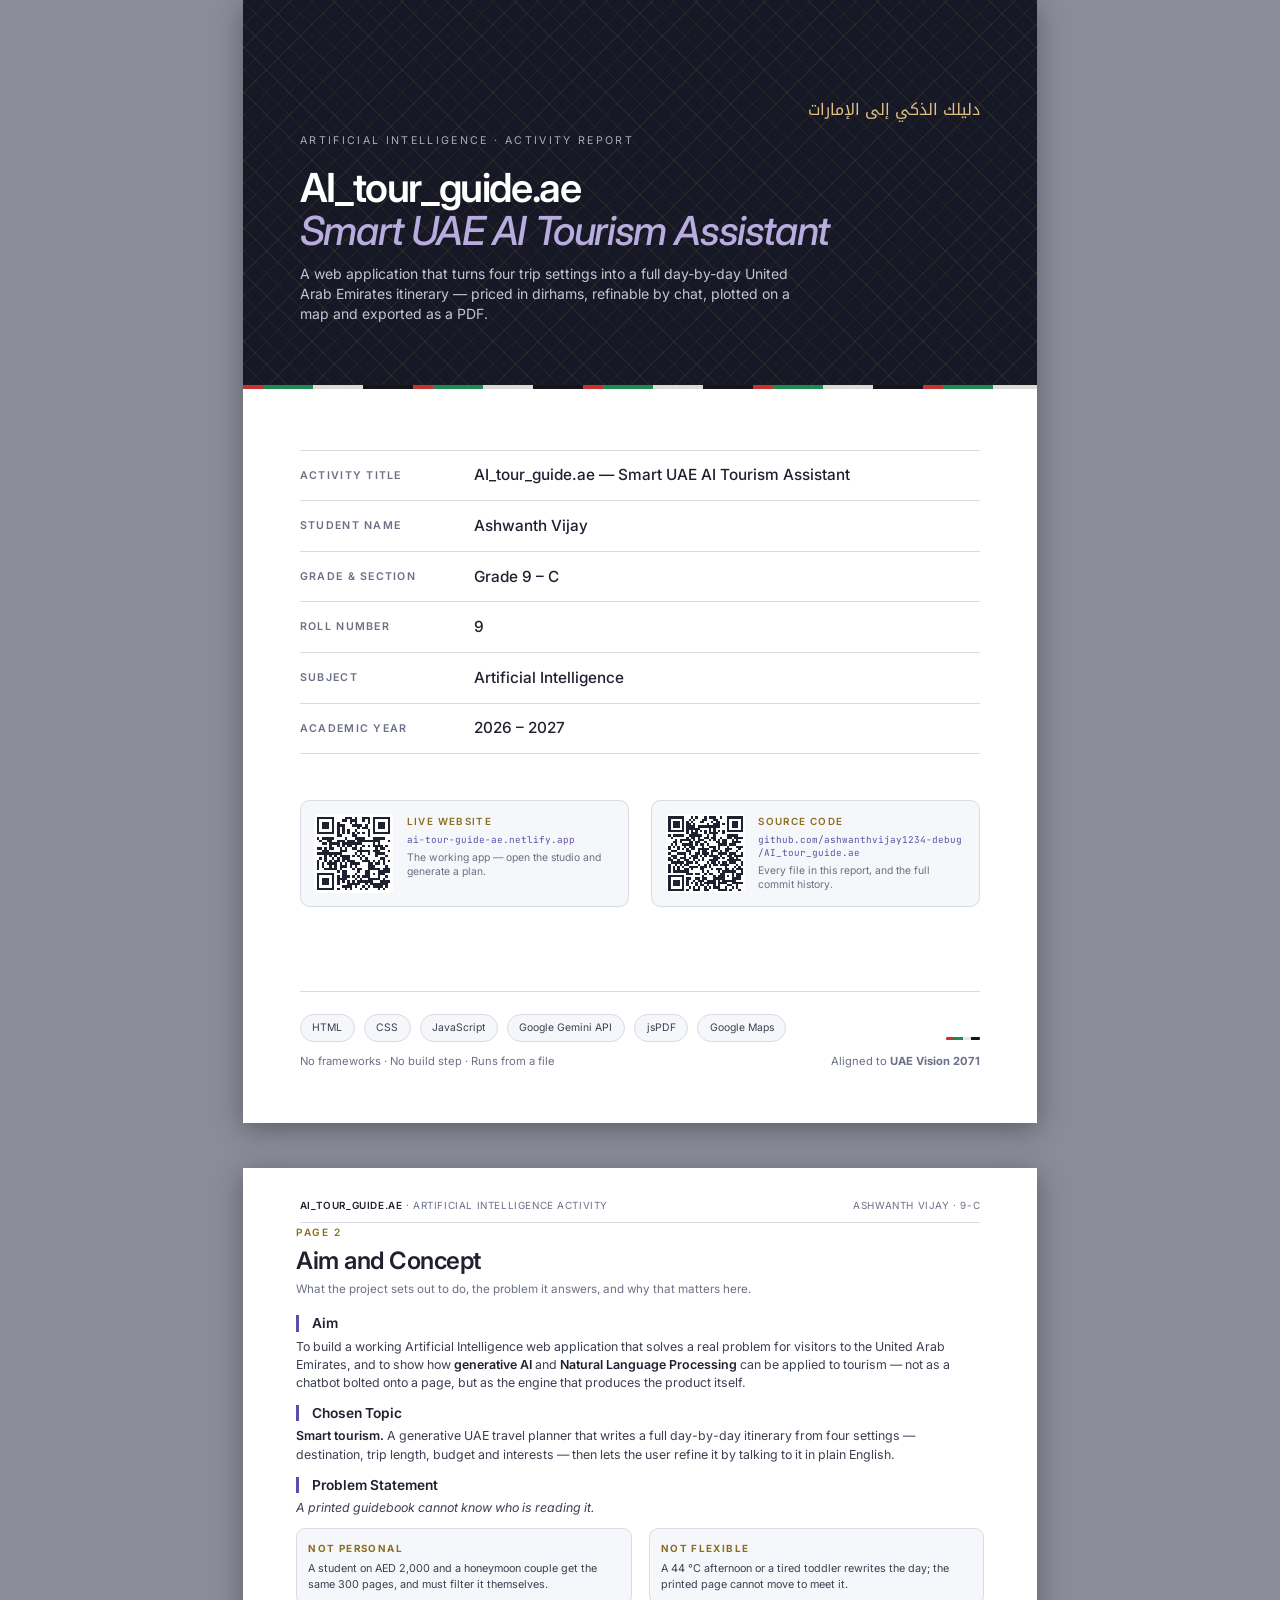
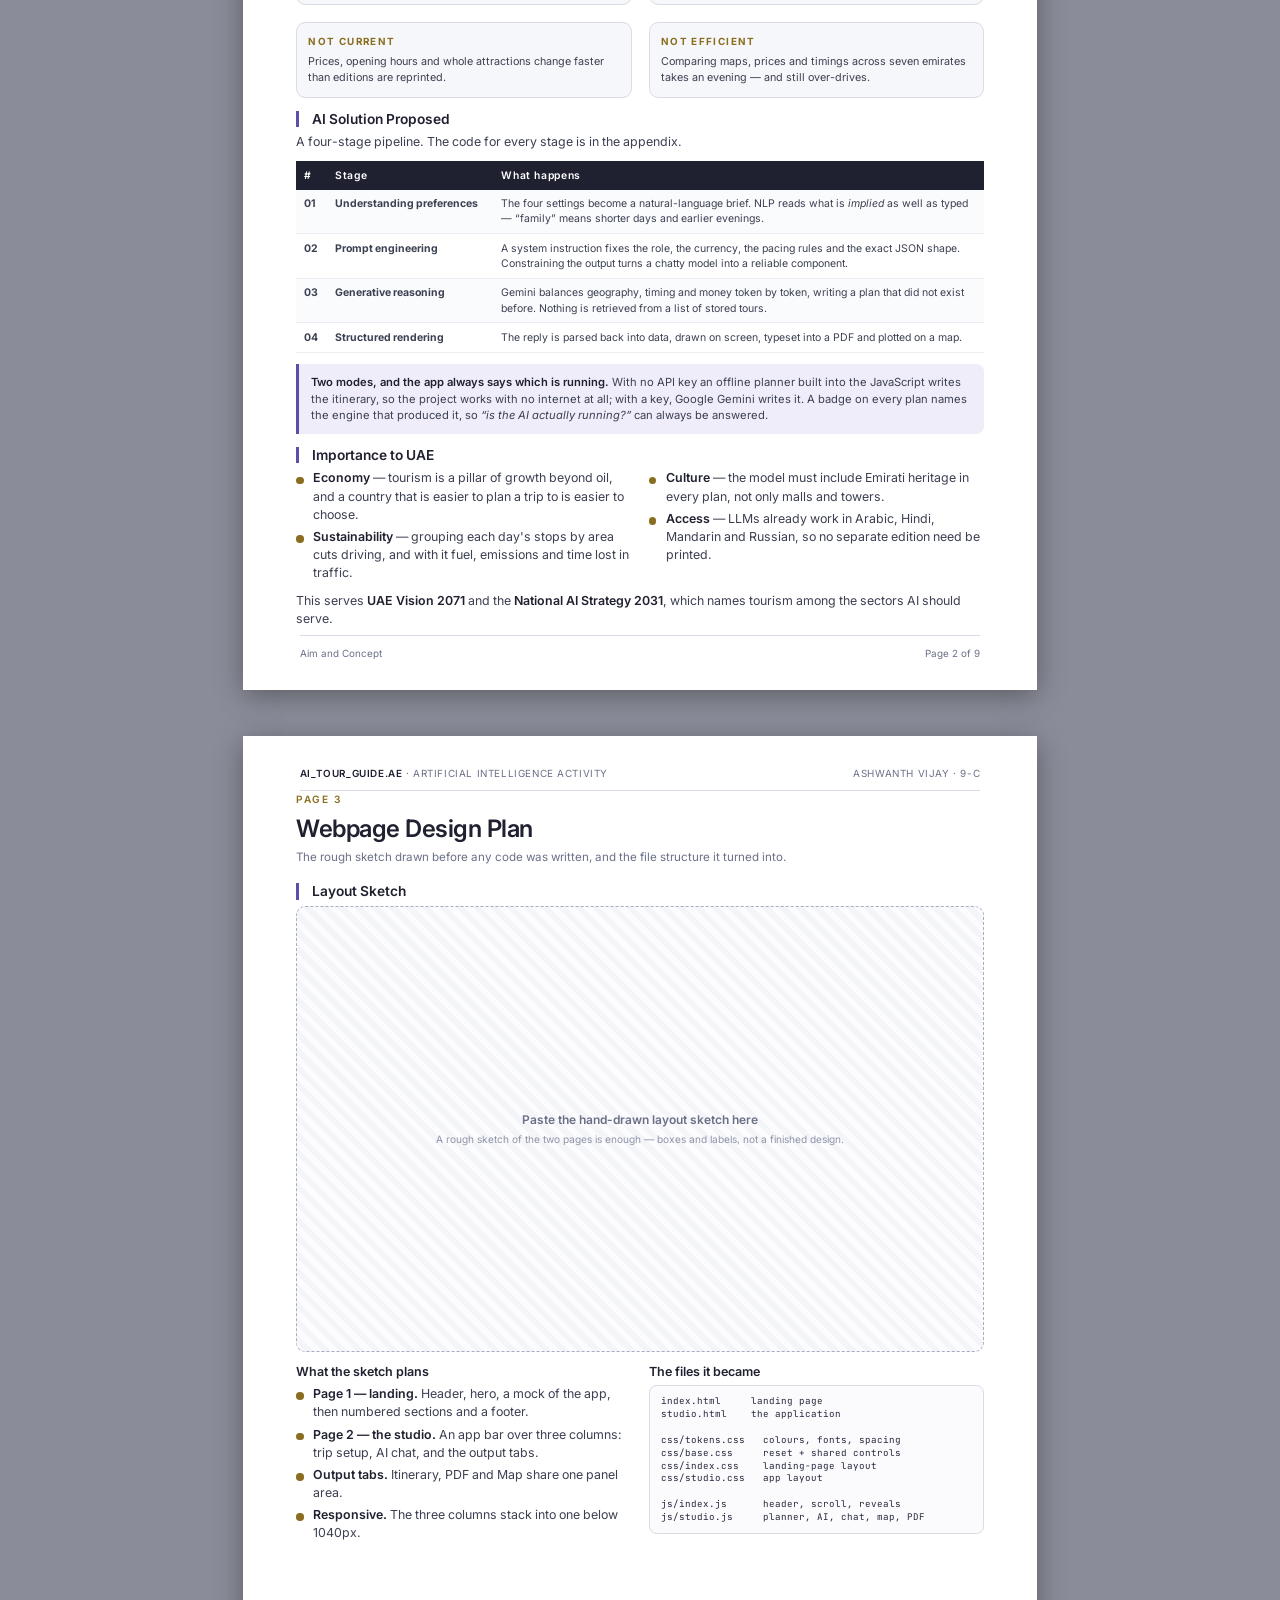
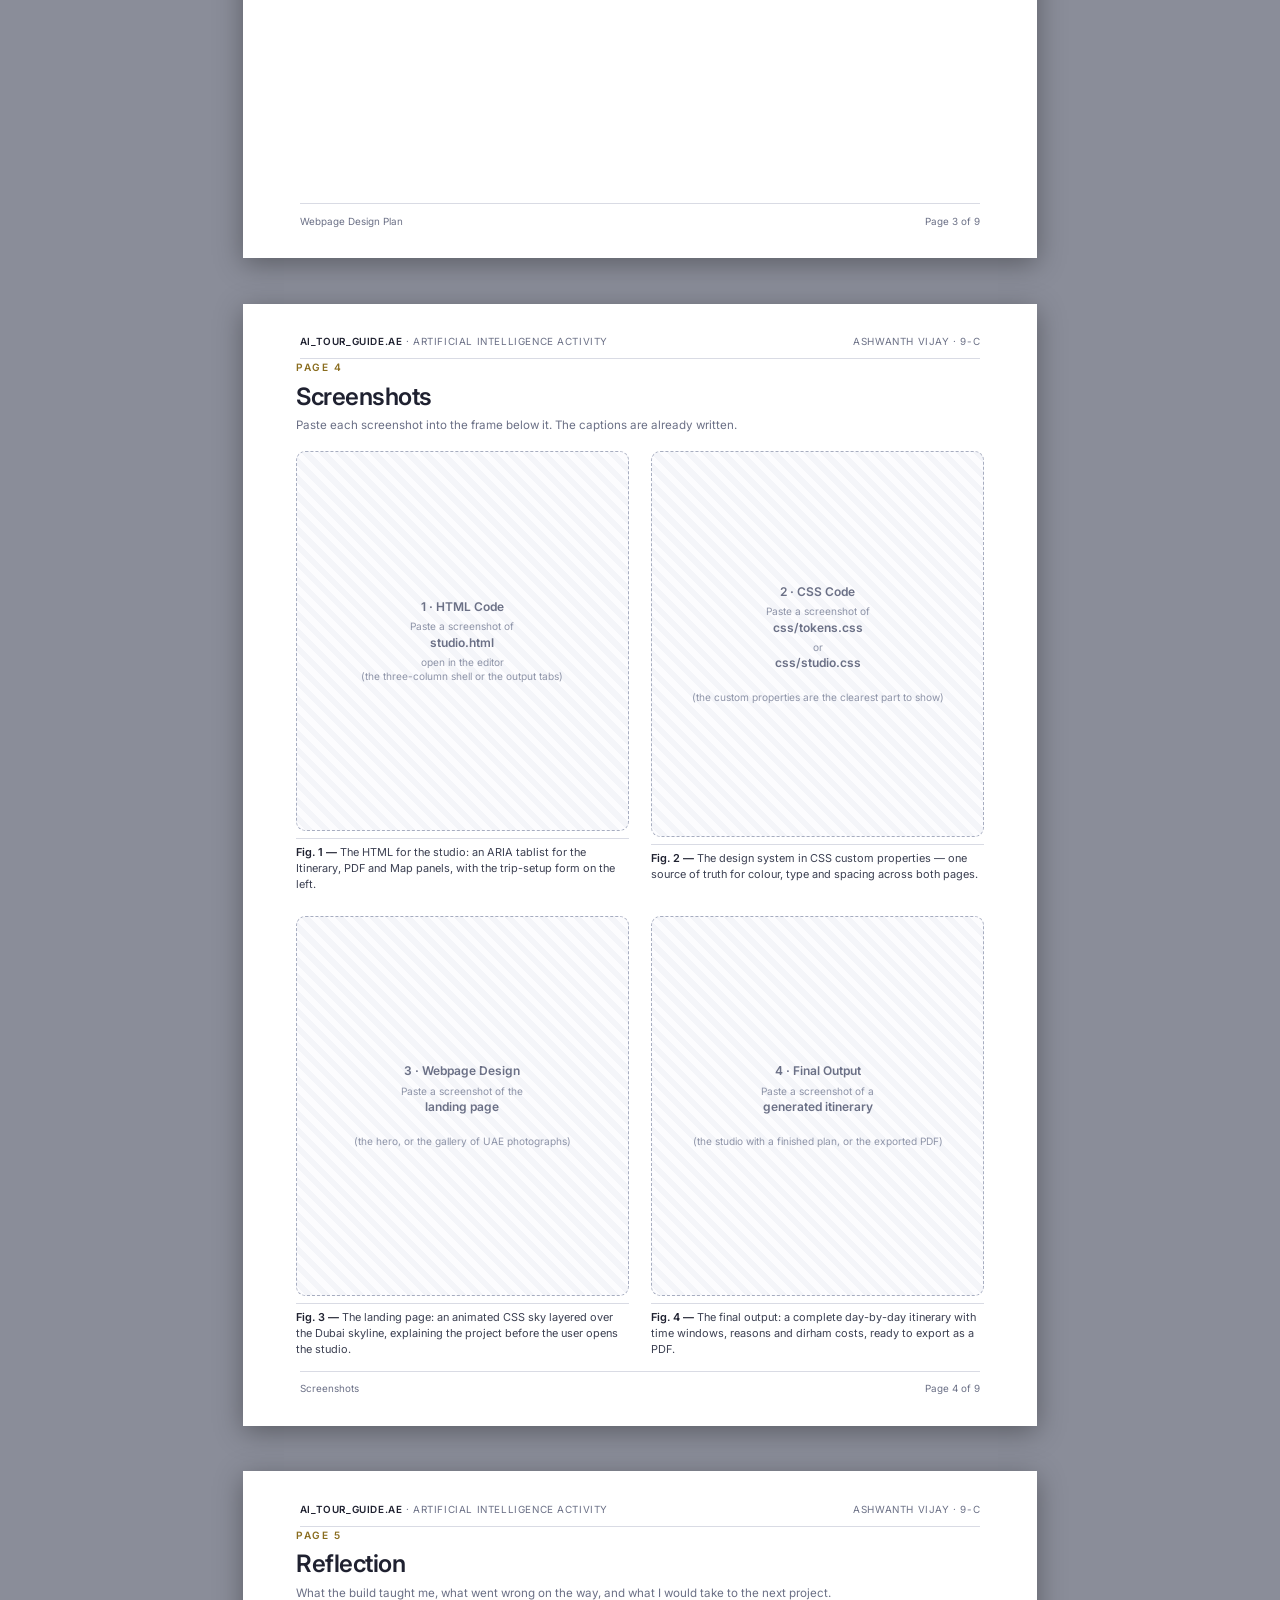
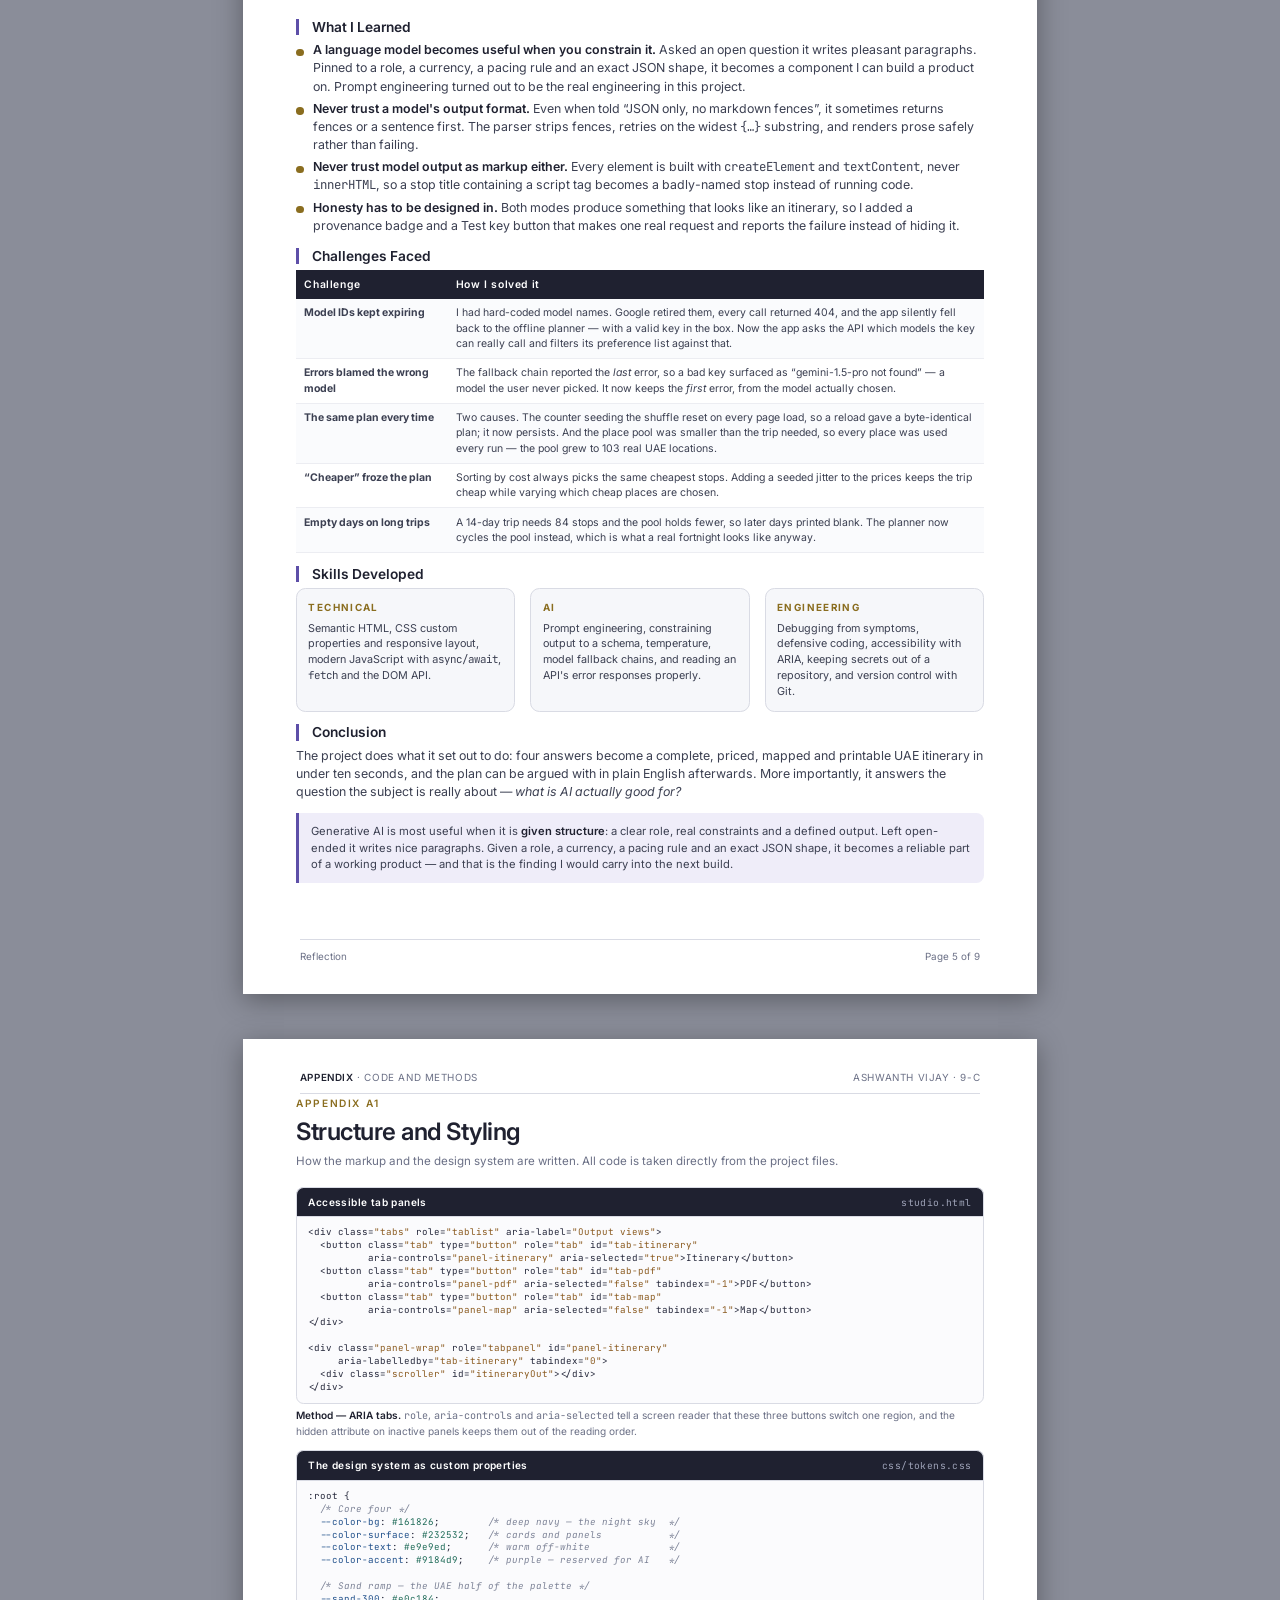
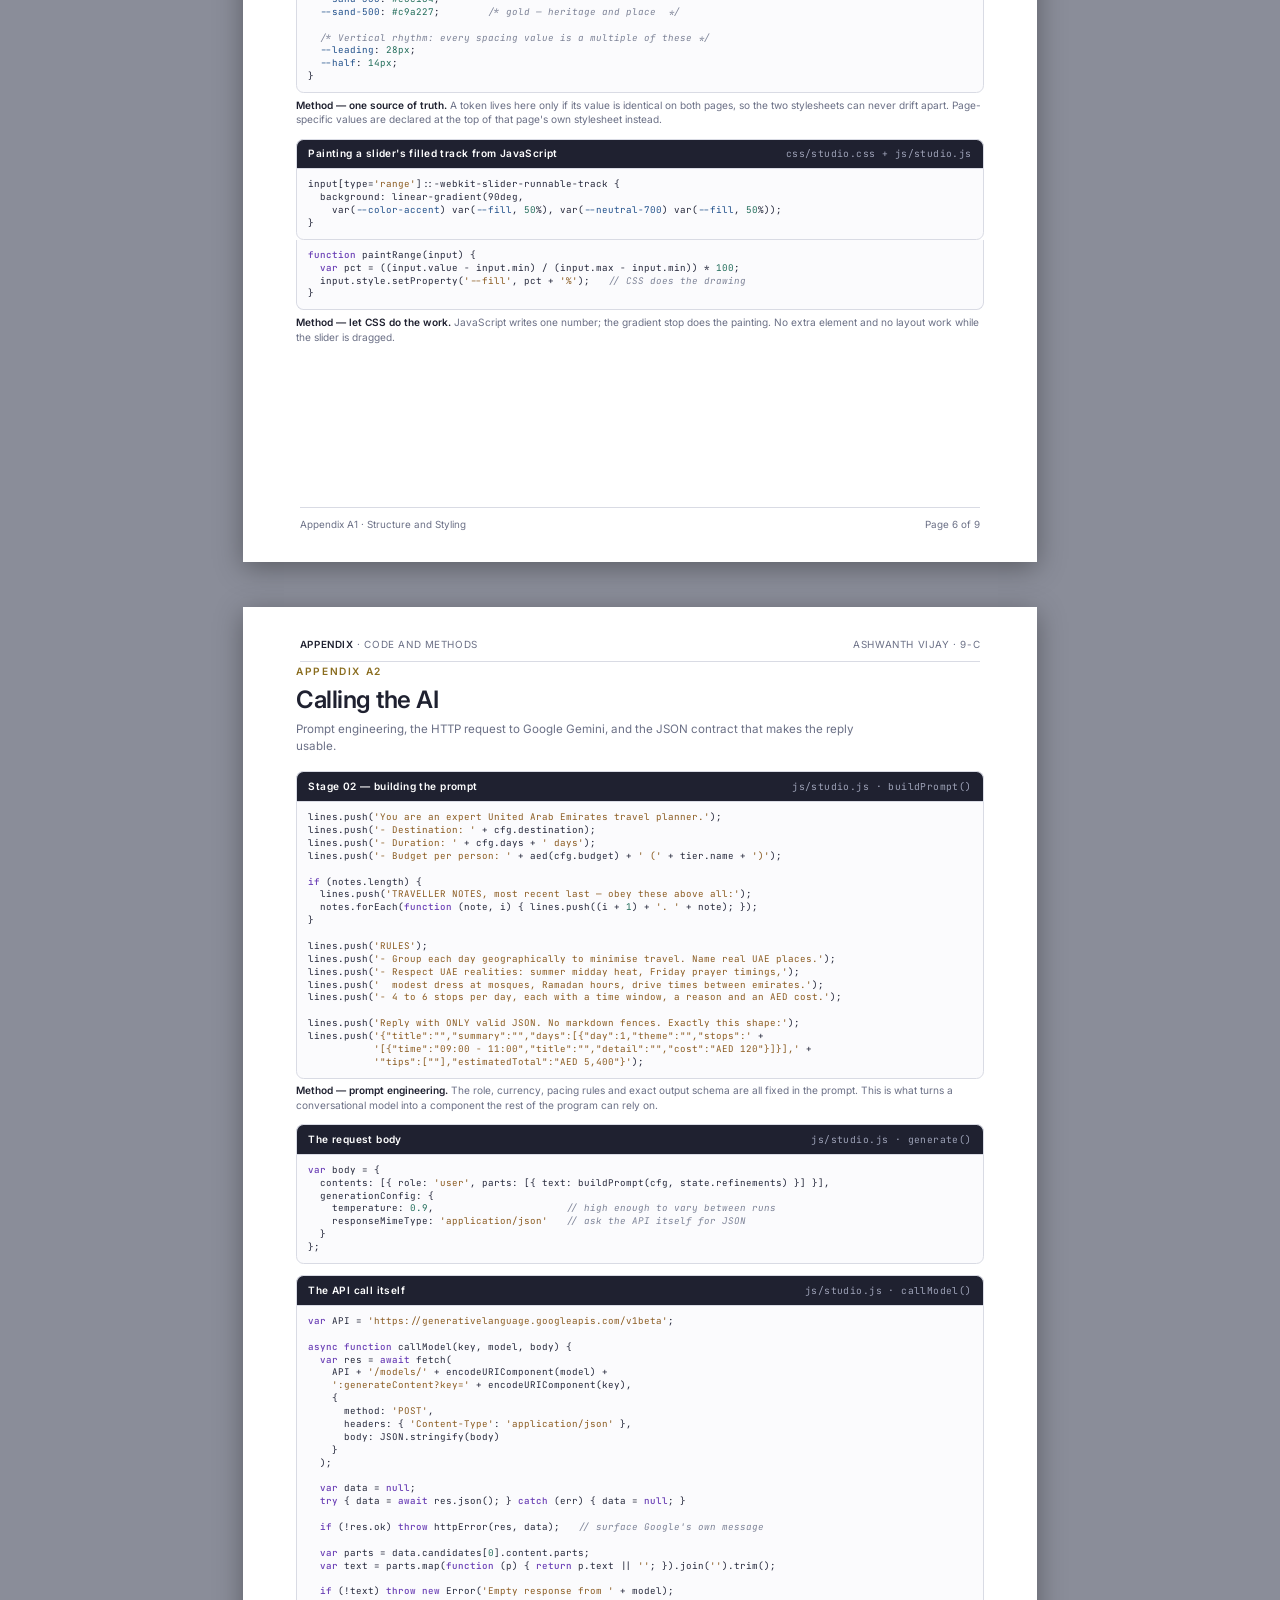
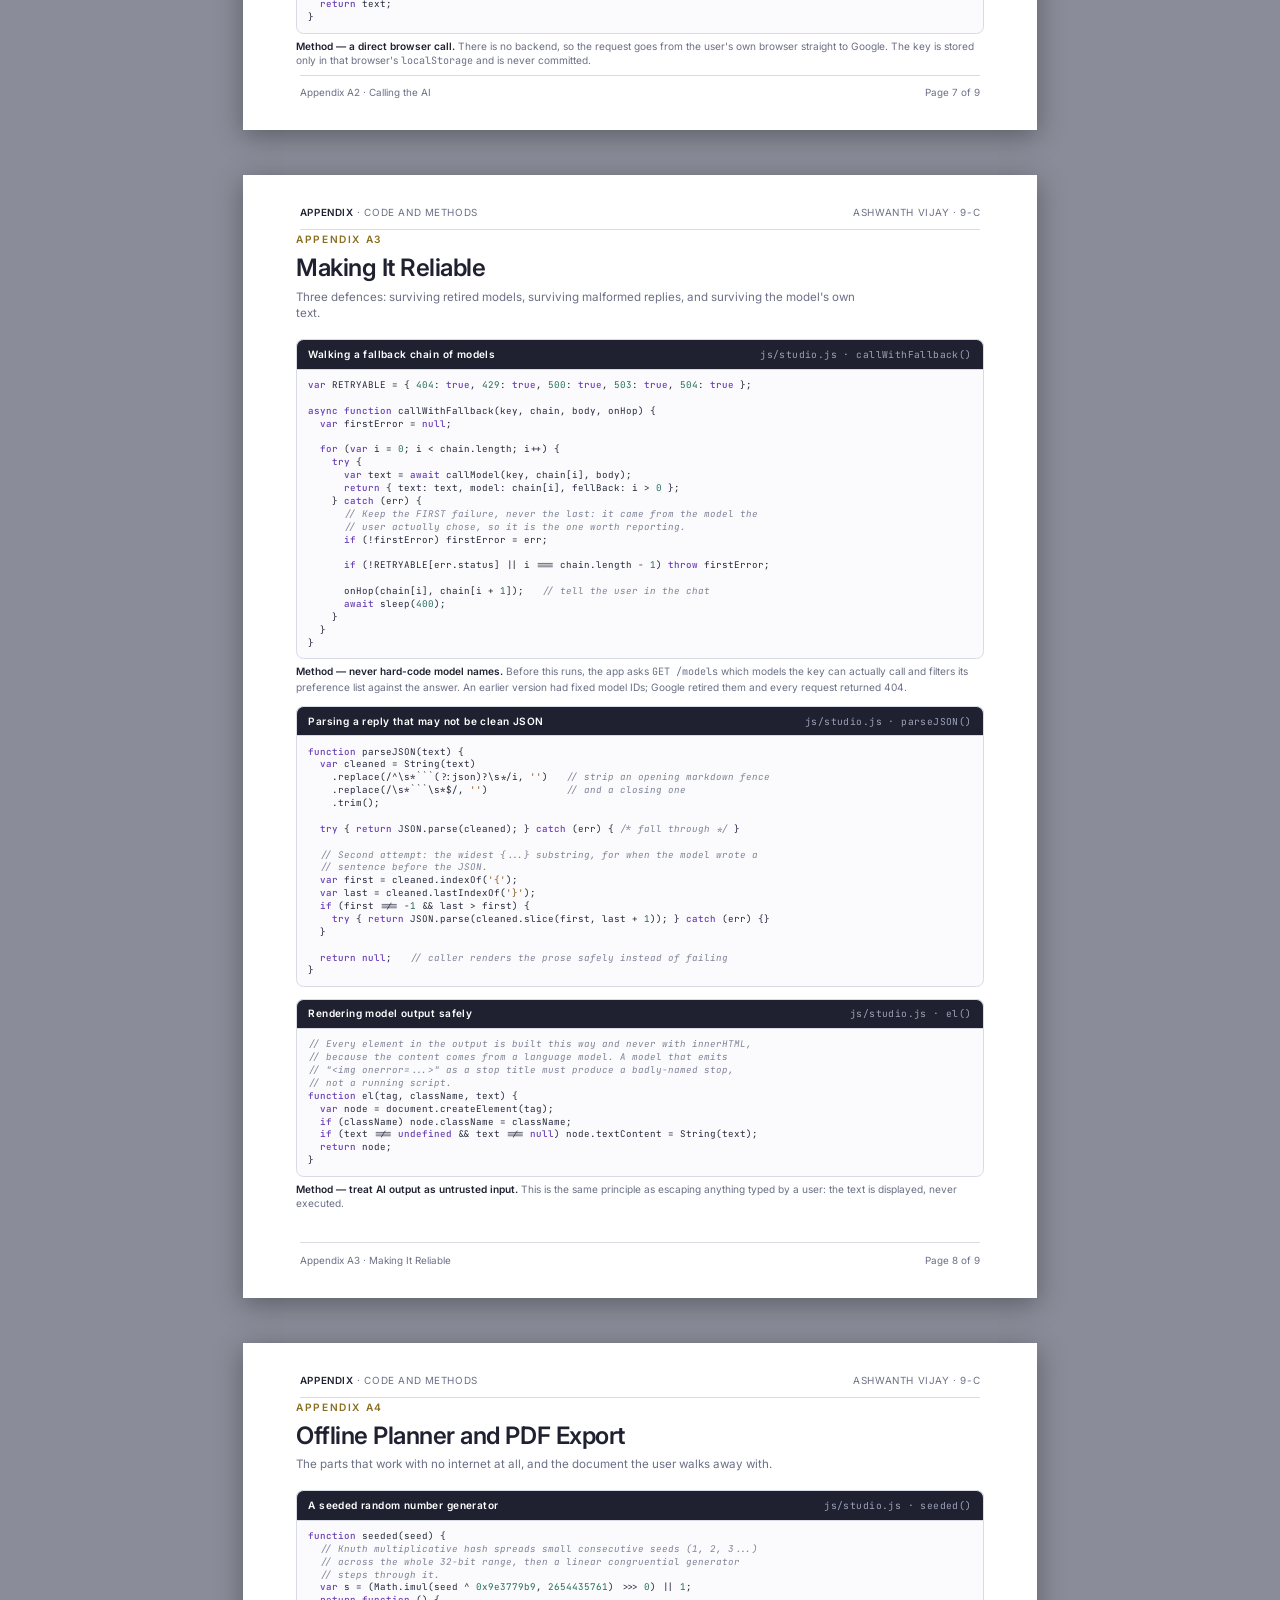
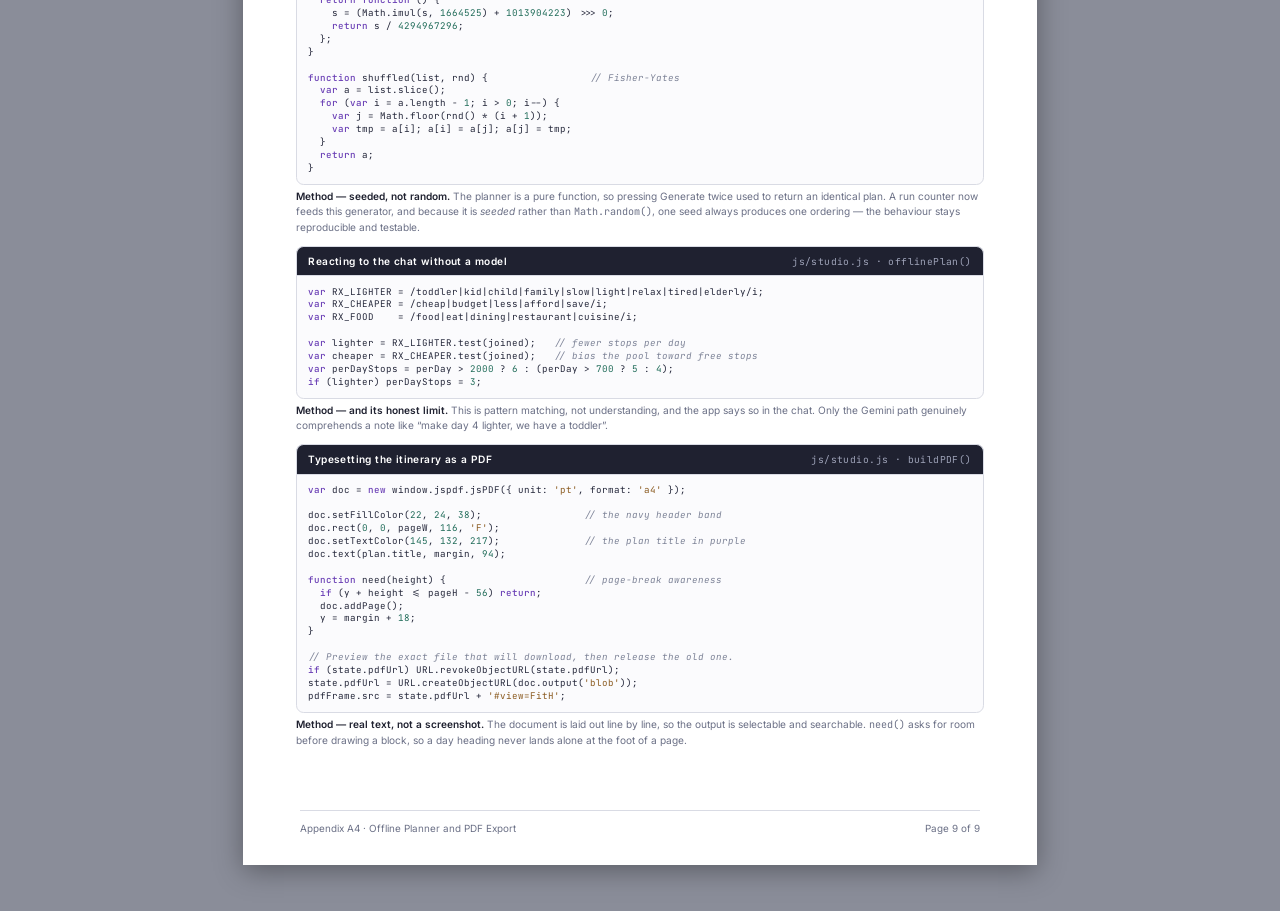
<file: report/report.html>
<!DOCTYPE html>
<!--
  ============================================================================
  report/report.html — the printable project report for AI_tour_guide.ae
  ----------------------------------------------------------------------------
  WHAT THIS IS
  The source for the Artificial Intelligence activity report PDF. It is laid
  out as fixed A4 pages and rendered to PDF with headless Chrome, so the file
  stays editable: change the text here, re-export, and the PDF updates.

  STRUCTURE
  Pages 1-5 follow the activity format exactly (Cover, Aim and Concept,
  Webpage Design Plan, Screenshots, Reflection). Pages A1-A4 are an appendix
  holding the code and the methods, so the required format is never disturbed
  by the extra material.

  PRINT NOTES
  The palette is inverted for paper: the screen app is dark navy, but a report
  that is mostly black ink is unpleasant to print and hard to read, so the body
  is white with darker variants of the same navy, gold and purple. Only the
  cover band and section rules stay dark.
  ============================================================================
-->
<html lang="en">
<head>
<meta charset="utf-8">
<title>AI_tour_guide.ae — Project Report</title>
<link rel="preconnect" href="https://fonts.googleapis.com">
<link rel="preconnect" href="https://fonts.gstatic.com" crossorigin>
<link href="https://fonts.googleapis.com/css2?family=Inter:wght@400;500;600;700&family=Noto+Kufi+Arabic:wght@400;600&family=JetBrains+Mono:wght@400;500&display=swap" rel="stylesheet">
<style>
/* --- Print geometry ------------------------------------------------------ */

@page { size: A4; margin: 0; }

* { box-sizing: border-box; }

:root {
  --navy: #161826;
  --ink: #1f2130;
  --body: #3c4052;
  --muted: #6b7086;
  --line: #d9dbe4;
  --line-soft: #ecedf2;
  --paper: #ffffff;
  --tint: #f6f7fa;

  /* Darker variants of the app's accents: the screen values are tuned for a
     dark background and turn to mush on white paper. */
  --purple: #5d4fa8;
  --purple-soft: #efedf9;
  --gold: #8a6d1f;
  --gold-soft: #faf4e2;

  --uae-red: #c8322f;
  --uae-green: #1f8a52;
  --uae-white: #ffffff;
  --uae-black: #14141a;

  --mono: 'JetBrains Mono', ui-monospace, 'Cascadia Code', Consolas, monospace;
  --sans: 'Inter', system-ui, -apple-system, 'Segoe UI', Roboto, Arial, sans-serif;
  --arabic: 'Noto Kufi Arabic', 'Segoe UI', Tahoma, sans-serif;
}

html, body { margin: 0; padding: 0; background: #8a8d99; }

body {
  font-family: var(--sans);
  color: var(--body);
  font-size: 9.3pt;
  line-height: 1.46;
  -webkit-font-smoothing: antialiased;
}

.page {
  position: relative;
  width: 210mm;
  height: 297mm;
  margin: 0 auto;
  padding: 15mm 14mm 13mm;
  background: var(--paper);
  overflow: hidden;
  page-break-after: always;
  break-after: page;
}

.page:last-child { page-break-after: auto; break-after: auto; }

/* On screen the pages get a gap and a shadow so the file is easy to proof.
   Print drops both — the pages are the paper. */
@media screen {
  .page { margin-bottom: 12mm; box-shadow: 0 6px 26px rgba(0, 0, 0, 0.34); }
}

@media print {
  html, body { background: #fff; }
  .page { margin: 0; box-shadow: none; }
}

/* --- Running head and foot ------------------------------------------------ */

.runhead {
  position: absolute;
  top: 8mm;
  left: 15mm;
  right: 15mm;
  display: flex;
  justify-content: space-between;
  align-items: baseline;
  padding-bottom: 2.5mm;
  border-bottom: 0.6pt solid var(--line);
  font-size: 7.4pt;
  letter-spacing: 0.06em;
  text-transform: uppercase;
  color: var(--muted);
}

.runhead b { color: var(--ink); font-weight: 600; }

.runfoot {
  position: absolute;
  bottom: 8mm;
  left: 15mm;
  right: 15mm;
  display: flex;
  justify-content: space-between;
  align-items: center;
  padding-top: 2.5mm;
  border-top: 0.6pt solid var(--line);
  font-size: 7.4pt;
  color: var(--muted);
}

.flagbar {
  display: inline-block;
  width: 34px;
  height: 3px;
  border-radius: 1px;
  vertical-align: middle;
  background: linear-gradient(90deg,
    var(--uae-red) 0 25%, var(--uae-green) 25% 50%,
    #e8e8e2 50% 75%, var(--uae-black) 75% 100%);
}

/* --- Headings ------------------------------------------------------------- */

h1, h2, h3, h4 { margin: 0; color: var(--ink); font-weight: 600; line-height: 1.2; }

.page-label {
  font-size: 7.6pt;
  font-weight: 600;
  letter-spacing: 0.16em;
  text-transform: uppercase;
  color: var(--gold);
  margin-bottom: 2mm;
}

.page-title {
  font-size: 18pt;
  letter-spacing: -0.02em;
  margin-bottom: 1.5mm;
}

.page-sub {
  font-size: 8.7pt;
  color: var(--muted);
  margin-bottom: 4.5mm;
  max-width: 150mm;
}

h3.sec {
  font-size: 10.3pt;
  margin-bottom: 1.6mm;
  padding-left: 3.5mm;
  border-left: 2.5pt solid var(--purple);
}

h4.sub {
  font-size: 9.4pt;
  color: var(--ink);
  margin-bottom: 1.5mm;
}

.block { margin-bottom: 3.4mm; }
.block:last-child { margin-bottom: 0; }

p { margin: 0 0 2mm; }
p:last-child { margin-bottom: 0; }

strong { color: var(--ink); font-weight: 600; }
em { font-style: italic; }

/* --- Lists ---------------------------------------------------------------- */

ul.clean { margin: 0; padding: 0; list-style: none; }

ul.clean li {
  position: relative;
  padding-left: 4.5mm;
  margin-bottom: 1.1mm;
}

ul.clean li::before {
  content: '';
  position: absolute;
  left: 0;
  top: 1.9mm;
  width: 2mm;
  height: 2mm;
  border-radius: 50%;
  background: var(--gold);
}

ul.clean li:last-child { margin-bottom: 0; }

ol.steps { margin: 0; padding-left: 5mm; }
ol.steps li { margin-bottom: 1.6mm; padding-left: 1mm; }

/* --- Cover ---------------------------------------------------------------- */

.cover { padding: 0; display: flex; flex-direction: column; }

.cover-band {
  background: var(--navy);
  color: #e9e9ed;
  padding: 26mm 15mm 16mm;
  position: relative;
}

/* The same faint mashrabiya lattice the website uses, at a weight that still
   survives being printed on a school printer. */
.cover-band::after {
  content: '';
  position: absolute;
  inset: 0;
  background-image:
    repeating-linear-gradient(45deg, transparent 0 15px, rgba(201, 162, 39, 0.09) 15px 16px),
    repeating-linear-gradient(-45deg, transparent 0 15px, rgba(201, 162, 39, 0.09) 15px 16px);
}

.cover-band > * { position: relative; z-index: 1; }

.cover-ar {
  font-family: var(--arabic);
  font-size: 12pt;
  color: #e0c184;
  margin-bottom: 3mm;
}

.cover-kicker {
  font-size: 8pt;
  letter-spacing: 0.22em;
  text-transform: uppercase;
  color: #a9abbd;
  margin-bottom: 5mm;
}

.cover-title {
  font-size: 30pt;
  letter-spacing: -0.035em;
  color: #fff;
  line-height: 1.06;
  margin-bottom: 3mm;
}

.cover-title span { color: #b9addf; font-style: italic; font-weight: 500; }

.cover-tagline {
  font-size: 10.5pt;
  color: #c3c5d2;
  max-width: 135mm;
}

.cover-rule {
  height: 4px;
  background: linear-gradient(90deg,
    var(--uae-red) 0 12%, var(--uae-green) 12% 41.3%,
    #dcdcd4 41.3% 70.6%, var(--uae-black) 70.6% 100%);
  background-size: 170px 100%;
  background-repeat: repeat-x;
}

.cover-body {
  flex: 1;
  padding: 16mm 15mm 14mm;
  display: flex;
  flex-direction: column;
}

.meta { width: 100%; border-collapse: collapse; }

.meta tr { border-bottom: 0.6pt solid var(--line); }
.meta tr:first-child { border-top: 0.6pt solid var(--line); }

.meta th {
  width: 46mm;
  text-align: left;
  padding: 3.6mm 0;
  font-size: 8pt;
  font-weight: 600;
  letter-spacing: 0.12em;
  text-transform: uppercase;
  color: var(--muted);
  vertical-align: middle;
}

.meta td {
  padding: 3.6mm 0;
  font-size: 11.5pt;
  color: var(--ink);
  font-weight: 500;
  vertical-align: middle;
}

/* --- Link blocks (QR + typed URL) ----------------------------------------- */

.links {
  margin-top: 12mm;
  display: grid;
  grid-template-columns: 1fr 1fr;
  gap: 6mm;
}

.link {
  display: flex;
  align-items: flex-start;
  gap: 3.5mm;
  padding: 3.5mm;
  border: 0.6pt solid var(--line);
  border-radius: 2.5mm;
  background: var(--tint);
}

/* image-rendering: pixelated keeps the module edges hard when the PNG is
   scaled down for print — smoothing a QR code is what makes it fail to scan. */
.qr {
  width: 21mm;
  height: 21mm;
  flex: none;
  image-rendering: pixelated;
  background: #fff;
  border-radius: 1mm;
}

.link-text { min-width: 0; }

.link-label {
  display: block;
  font-size: 7.4pt;
  font-weight: 600;
  letter-spacing: 0.14em;
  text-transform: uppercase;
  color: var(--gold);
  margin-bottom: 1.2mm;
}

.link-url {
  display: block;
  text-decoration: none;
  font-family: var(--mono);
  font-size: 7pt;
  line-height: 1.4;
  color: var(--purple);
  word-break: normal;
  overflow-wrap: anywhere;
  margin-bottom: 1.4mm;
}

.link-note {
  display: block;
  font-size: 7.8pt;
  line-height: 1.35;
  color: var(--muted);
}

.cover-foot {
  margin-top: auto;
  padding-top: 6mm;
  border-top: 0.6pt solid var(--line);
  display: flex;
  justify-content: space-between;
  align-items: flex-end;
  font-size: 8.4pt;
  color: var(--muted);
}

.stack { display: flex; gap: 2.5mm; flex-wrap: wrap; }

.pill {
  padding: 1.4mm 3mm;
  border: 0.6pt solid var(--line);
  border-radius: 20px;
  font-size: 7.8pt;
  color: var(--body);
  background: var(--tint);
}

/* --- Two-column helper ---------------------------------------------------- */

.cols2 { display: grid; grid-template-columns: 1fr 1fr; gap: 4.5mm; }
.cols3 { display: grid; grid-template-columns: repeat(3, 1fr); gap: 4mm; }

.card {
  border: 0.6pt solid var(--line);
  border-radius: 2.5mm;
  padding: 3mm;
  background: var(--tint);
}

.card h4 { margin-bottom: 1.2mm; font-size: 8.7pt; }
.card p { font-size: 8.1pt; color: var(--body); }

.card-n {
  display: block;
  font-size: 7.4pt;
  font-weight: 700;
  letter-spacing: 0.14em;
  text-transform: uppercase;
  color: var(--gold);
  margin-bottom: 1.5mm;
}

/* --- Callout -------------------------------------------------------------- */

.callout {
  border-left: 2.5pt solid var(--gold);
  background: var(--gold-soft);
  padding: 2.8mm 3.2mm;
  border-radius: 0 2mm 2mm 0;
  font-size: 8.4pt;
}

.callout.ai { border-left-color: var(--purple); background: var(--purple-soft); }

/* --- Code ----------------------------------------------------------------- */

figure.code { margin: 0 0 3mm; }

figure.code figcaption {
  display: flex;
  justify-content: space-between;
  align-items: baseline;
  gap: 4mm;
  padding: 1.8mm 3mm;
  border: 0.6pt solid var(--line);
  border-bottom: 0;
  border-radius: 2mm 2mm 0 0;
  background: var(--ink);
  color: #cfd2de;
  font-size: 7.6pt;
  letter-spacing: 0.04em;
}

figure.code figcaption b { color: #fff; font-weight: 600; }
figure.code figcaption span { color: #9ea3b8; font-family: var(--mono); font-size: 7.2pt; }

pre {
  margin: 0;
  padding: 2.4mm 3mm;
  border: 0.6pt solid var(--line);
  border-radius: 0 0 2mm 2mm;
  background: #fbfbfd;
  font-family: var(--mono);
  font-size: 6.9pt;
  line-height: 1.4;
  color: #24273a;
  white-space: pre-wrap;
  word-break: break-word;
  overflow-wrap: break-word;
}

.note {
  margin-top: 1.2mm;
  font-size: 7.6pt;
  color: var(--muted);
}

/* Token colours written by the highlighter script at the bottom of the file. */
.t-com { color: #7c8296; font-style: italic; }
.t-str { color: #8a5a1f; }
.t-key { color: #6a3fb5; font-weight: 500; }
.t-num { color: #1f6b58; }
.t-tag { color: #6a3fb5; }
.t-att { color: #8a5a1f; }
.t-prop { color: #1f4f8a; }

/* --- Wireframes ----------------------------------------------------------- */

.wire {
  border: 0.8pt solid var(--ink);
  border-radius: 2mm;
  padding: 2.5mm;
  background: #fff;
}

.wire-title {
  font-size: 7.6pt;
  font-weight: 600;
  letter-spacing: 0.1em;
  text-transform: uppercase;
  color: var(--muted);
  margin-bottom: 2mm;
}

.wbox {
  border: 0.6pt dashed #9aa0b4;
  border-radius: 1.2mm;
  padding: 1.8mm 2mm;
  margin-bottom: 1.6mm;
  font-size: 7.4pt;
  color: var(--body);
  background: #fafbfd;
  text-align: center;
}

.wbox:last-child { margin-bottom: 0; }
.wbox.solid { background: var(--navy); color: #e9e9ed; border-style: solid; border-color: var(--navy); }
.wbox.gold { background: var(--gold-soft); border-color: var(--gold); color: var(--gold); font-weight: 600; }
.wbox.tall { padding-block: 6mm; }
.wbox.xtall { padding-block: 11mm; }

.wrow { display: grid; gap: 1.6mm; margin-bottom: 1.6mm; }
.wrow.c2 { grid-template-columns: 1fr 1fr; }
.wrow.c3 { grid-template-columns: 1fr 1fr 1.25fr; }
.wrow.c4 { grid-template-columns: repeat(4, 1fr); }
.wrow > .wbox { margin-bottom: 0; }

/* --- Screenshot placeholders ---------------------------------------------- */

.shot { display: flex; flex-direction: column; }

.shot-frame {
  flex: 1;
  border: 1pt dashed #a7adc0;
  border-radius: 2.5mm;
  background:
    repeating-linear-gradient(45deg, #fcfcfe 0 6px, #f4f5f9 6px 12px);
  display: flex;
  flex-direction: column;
  align-items: center;
  justify-content: center;
  text-align: center;
  color: #8e94a8;
  padding: 4mm;
}

.shot-frame b {
  display: block;
  font-size: 9pt;
  color: #6b7086;
  font-weight: 600;
  margin-bottom: 1mm;
}

.shot-frame small { font-size: 7.6pt; line-height: 1.45; }

.shot-cap {
  margin-top: 2mm;
  padding-top: 1.6mm;
  border-top: 0.6pt solid var(--line);
  font-size: 8.2pt;
  color: var(--body);
  /* A shared minimum so a three-line caption does not shrink its own frame
     and knock the row out of alignment with the one beside it. */
  min-height: 13mm;
}

.shot-cap b { color: var(--ink); font-weight: 600; }

/* --- Small table ---------------------------------------------------------- */

table.grid { width: 100%; border-collapse: collapse; font-size: 7.9pt; }

table.grid th {
  text-align: left;
  padding: 1.8mm 2.2mm;
  background: var(--ink);
  color: #fff;
  font-weight: 600;
  font-size: 7.8pt;
  letter-spacing: 0.06em;
}

table.grid td {
  padding: 1.7mm 2.2mm;
  border-bottom: 0.6pt solid var(--line-soft);
  vertical-align: top;
}

table.grid tr:nth-child(even) td { background: #fafbfd; }
table.grid code { font-family: var(--mono); font-size: 7.8pt; color: var(--purple); }

.swatch {
  display: inline-block;
  width: 3.5mm;
  height: 3.5mm;
  border-radius: 0.8mm;
  border: 0.4pt solid rgba(0,0,0,0.18);
  vertical-align: -0.6mm;
  margin-right: 1.5mm;
}
</style>
</head>
<body>

<!-- ======================================================================
     PAGE 1 — COVER
     ================================================================== -->
<section class="page cover">
  <div class="cover-band">
    <p class="cover-ar" dir="rtl" lang="ar">دليلك الذكي إلى الإمارات</p>
    <p class="cover-kicker">Artificial Intelligence · Activity Report</p>
    <h1 class="cover-title">AI_tour_guide.ae<br><span>Smart UAE AI Tourism Assistant</span></h1>
    <p class="cover-tagline">
      A web application that turns four trip settings into a full day-by-day
      United Arab Emirates itinerary — priced in dirhams, refinable by chat,
      plotted on a map and exported as a PDF.
    </p>
  </div>
  <div class="cover-rule"></div>

  <div class="cover-body">
    <table class="meta">
      <tr><th>Activity Title</th><td>AI_tour_guide.ae — Smart UAE AI Tourism Assistant</td></tr>
      <tr><th>Student Name</th><td>Ashwanth Vijay</td></tr>
      <tr><th>Grade &amp; Section</th><td>Grade 9 – C</td></tr>
      <tr><th>Roll Number</th><td>9</td></tr>
      <tr><th>Subject</th><td>Artificial Intelligence</td></tr>
      <tr><th>Academic Year</th><td>2026 – 2027</td></tr>
    </table>

    <!-- Both links appear as a scannable code AND as typed-out text: a QR
         code is useless to anyone reading this on paper without a phone, and
         a long URL is tedious to type. Giving both covers either reader. -->
    <div class="links">
      <div class="link">
        <img class="qr" src="qr-site.png" alt="QR code linking to the live website.">
        <div class="link-text">
          <span class="link-label">Live website</span>
          <a class="link-url" href="https://ai-tour-guide-ae.netlify.app">ai-tour-guide-ae.netlify.app</a>
          <span class="link-note">The working app — open the studio and generate a plan.</span>
        </div>
      </div>
      <div class="link">
        <img class="qr" src="qr-github.png" alt="QR code linking to the GitHub repository.">
        <div class="link-text">
          <span class="link-label">Source code</span>
          <a class="link-url" href="https://github.com/ashwanthvijay1234-debug/AI_tour_guide.ae">github.com/ashwanthvijay1234-debug<br>/AI_tour_guide.ae</a>
          <span class="link-note">Every file in this report, and the full commit history.</span>
        </div>
      </div>
    </div>

    <div class="cover-foot">
      <div>
        <div class="stack" style="margin-bottom:3mm">
          <span class="pill">HTML</span>
          <span class="pill">CSS</span>
          <span class="pill">JavaScript</span>
          <span class="pill">Google Gemini API</span>
          <span class="pill">jsPDF</span>
          <span class="pill">Google Maps</span>
        </div>
        <div>No frameworks · No build step · Runs from a file</div>
      </div>
      <div style="text-align:right">
        <span class="flagbar"></span>
        <div style="margin-top:2mm">Aligned to <b>UAE Vision 2071</b></div>
      </div>
    </div>
  </div>
</section>

<!-- ======================================================================
     PAGE 2 — AIM AND CONCEPT
     ================================================================== -->
<section class="page">
  <div class="runhead"><span><b>AI_tour_guide.ae</b> · Artificial Intelligence Activity</span><span>Ashwanth Vijay · 9-C</span></div>

  <p class="page-label">Page 2</p>
  <h2 class="page-title">Aim and Concept</h2>
  <p class="page-sub">What the project sets out to do, the problem it answers, and why that matters here.</p>

  <div class="block">
    <h3 class="sec">Aim</h3>
    <p>
      To build a working Artificial Intelligence web application that solves a real problem for
      visitors to the United Arab Emirates, and to show how <strong>generative AI</strong> and
      <strong>Natural Language Processing</strong> can be applied to tourism — not as a chatbot
      bolted onto a page, but as the engine that produces the product itself.
    </p>
  </div>

  <div class="block">
    <h3 class="sec">Chosen Topic</h3>
    <p>
      <strong>Smart tourism.</strong> A generative UAE travel planner that writes a full
      day-by-day itinerary from four settings — destination, trip length, budget and interests —
      then lets the user refine it by talking to it in plain English.
    </p>
  </div>

  <div class="block">
    <h3 class="sec">Problem Statement</h3>
    <p><em>A printed guidebook cannot know who is reading it.</em></p>
    <div class="cols2" style="margin-top:3mm">
      <div class="card">
        <span class="card-n">Not personal</span>
        <p>A student on AED 2,000 and a honeymoon couple get the same 300 pages, and must filter it themselves.</p>
      </div>
      <div class="card">
        <span class="card-n">Not flexible</span>
        <p>A 44 °C afternoon or a tired toddler rewrites the day; the printed page cannot move to meet it.</p>
      </div>
      <div class="card">
        <span class="card-n">Not current</span>
        <p>Prices, opening hours and whole attractions change faster than editions are reprinted.</p>
      </div>
      <div class="card">
        <span class="card-n">Not efficient</span>
        <p>Comparing maps, prices and timings across seven emirates takes an evening — and still over-drives.</p>
      </div>
    </div>
  </div>

  <div class="block">
    <h3 class="sec">AI Solution Proposed</h3>
    <p>A four-stage pipeline. The code for every stage is in the appendix.</p>
    <table class="grid" style="margin-top:2.5mm">
      <tr><th style="width:8mm">#</th><th style="width:44mm">Stage</th><th>What happens</th></tr>
      <tr><td><b>01</b></td><td><b>Understanding preferences</b></td><td>The four settings become a natural-language brief. NLP reads what is <em>implied</em> as well as typed — “family” means shorter days and earlier evenings.</td></tr>
      <tr><td><b>02</b></td><td><b>Prompt engineering</b></td><td>A system instruction fixes the role, the currency, the pacing rules and the exact JSON shape. Constraining the output turns a chatty model into a reliable component.</td></tr>
      <tr><td><b>03</b></td><td><b>Generative reasoning</b></td><td>Gemini balances geography, timing and money token by token, writing a plan that did not exist before. Nothing is retrieved from a list of stored tours.</td></tr>
      <tr><td><b>04</b></td><td><b>Structured rendering</b></td><td>The reply is parsed back into data, drawn on screen, typeset into a PDF and plotted on a map.</td></tr>
    </table>
    <div class="callout ai" style="margin-top:3mm">
      <strong>Two modes, and the app always says which is running.</strong> With no API key an
      offline planner built into the JavaScript writes the itinerary, so the project works with no
      internet at all; with a key, Google Gemini writes it. A badge on every plan names the engine
      that produced it, so <em>“is the AI actually running?”</em> can always be answered.
    </div>
  </div>

  <div class="block">
    <h3 class="sec">Importance to UAE</h3>
    <div class="cols2">
      <div>
        <ul class="clean">
          <li><strong>Economy</strong> — tourism is a pillar of growth beyond oil, and a country that is easier to plan a trip to is easier to choose.</li>
          <li><strong>Sustainability</strong> — grouping each day's stops by area cuts driving, and with it fuel, emissions and time lost in traffic.</li>
        </ul>
      </div>
      <div>
        <ul class="clean">
          <li><strong>Culture</strong> — the model must include Emirati heritage in every plan, not only malls and towers.</li>
          <li><strong>Access</strong> — LLMs already work in Arabic, Hindi, Mandarin and Russian, so no separate edition need be printed.</li>
        </ul>
      </div>
    </div>
    <p style="margin-top:2.5mm">
      This serves <strong>UAE Vision 2071</strong> and the <strong>National AI Strategy 2031</strong>,
      which names tourism among the sectors AI should serve.
    </p>
  </div>

  <div class="runfoot"><span>Aim and Concept</span><span>Page 2 of 9</span></div>
</section>
  <!-- ======================================================================
       PAGE 3 — WEBPAGE DESIGN PLAN
       The sketch frame is left empty on purpose: a hand-drawn plan is pasted
       in here, the same way the screenshots go onto page 4.
       ================================================================== -->
  <section class="page">
    <div class="runhead"><span><b>AI_tour_guide.ae</b> · Artificial Intelligence Activity</span><span>Ashwanth Vijay · 9-C</span></div>

    <p class="page-label">Page 3</p>
    <h2 class="page-title">Webpage Design Plan</h2>
    <p class="page-sub">The rough sketch drawn before any code was written, and the file structure it turned into.</p>

    <div class="block">
      <h3 class="sec">Layout Sketch</h3>
      <div class="shot" style="height:118mm">
        <div class="shot-frame">
          <b>Paste the hand-drawn layout sketch here</b>
          <small>A rough sketch of the two pages is enough — boxes and labels, not a finished design.</small>
        </div>
      </div>
    </div>

    <div class="cols2">
      <div class="block">
        <h4 class="sub">What the sketch plans</h4>
        <ul class="clean">
          <li><strong>Page 1 — landing.</strong> Header, hero, a mock of the app, then numbered sections and a footer.</li>
          <li><strong>Page 2 — the studio.</strong> An app bar over three columns: trip setup, AI chat, and the output tabs.</li>
          <li><strong>Output tabs.</strong> Itinerary, PDF and Map share one panel area.</li>
          <li><strong>Responsive.</strong> The three columns stack into one below 1040px.</li>
        </ul>
      </div>

      <div class="block">
        <h4 class="sub">The files it became</h4>
<pre style="border-radius:2mm">index.html     landing page
studio.html    the application

css/tokens.css   colours, fonts, spacing
css/base.css     reset + shared controls
css/index.css    landing-page layout
css/studio.css   app layout

js/index.js      header, scroll, reveals
js/studio.js     planner, AI, chat, map, PDF</pre>
      </div>
    </div>

    <div class="runfoot"><span>Webpage Design Plan</span><span>Page 3 of 9</span></div>
  </section>



<!-- ======================================================================
     PAGE 4 — SCREENSHOTS  (frames left empty on purpose)
     ================================================================== -->
<section class="page">
  <div class="runhead"><span><b>AI_tour_guide.ae</b> · Artificial Intelligence Activity</span><span>Ashwanth Vijay · 9-C</span></div>

  <p class="page-label">Page 4</p>
  <h2 class="page-title">Screenshots</h2>
  <p class="page-sub">Paste each screenshot into the frame below it. The captions are already written.</p>

  <div style="display:grid;grid-template-columns:1fr 1fr;grid-template-rows:1fr 1fr;gap:6mm;height:240mm">

    <div class="shot">
      <div class="shot-frame">
        <b>1 · HTML Code</b>
        <small>Paste a screenshot of <b>studio.html</b> open in the editor<br>(the three-column shell or the output tabs)</small>
      </div>
      <p class="shot-cap"><b>Fig. 1 —</b> The HTML for the studio: an ARIA tablist for the Itinerary, PDF and Map panels, with the trip-setup form on the left.</p>
    </div>

    <div class="shot">
      <div class="shot-frame">
        <b>2 · CSS Code</b>
        <small>Paste a screenshot of <b>css/tokens.css</b> or <b>css/studio.css</b><br>(the custom properties are the clearest part to show)</small>
      </div>
      <p class="shot-cap"><b>Fig. 2 —</b> The design system in CSS custom properties — one source of truth for colour, type and spacing across both pages.</p>
    </div>

    <div class="shot">
      <div class="shot-frame">
        <b>3 · Webpage Design</b>
        <small>Paste a screenshot of the <b>landing page</b><br>(the hero, or the gallery of UAE photographs)</small>
      </div>
      <p class="shot-cap"><b>Fig. 3 —</b> The landing page: an animated CSS sky layered over the Dubai skyline, explaining the project before the user opens the studio.</p>
    </div>

    <div class="shot">
      <div class="shot-frame">
        <b>4 · Final Output</b>
        <small>Paste a screenshot of a <b>generated itinerary</b><br>(the studio with a finished plan, or the exported PDF)</small>
      </div>
      <p class="shot-cap"><b>Fig. 4 —</b> The final output: a complete day-by-day itinerary with time windows, reasons and dirham costs, ready to export as a PDF.</p>
    </div>

  </div>

  <div class="runfoot"><span>Screenshots</span><span>Page 4 of 9</span></div>
</section>

<!-- ======================================================================
     PAGE 5 — REFLECTION
     ================================================================== -->
<section class="page">
  <div class="runhead"><span><b>AI_tour_guide.ae</b> · Artificial Intelligence Activity</span><span>Ashwanth Vijay · 9-C</span></div>

  <p class="page-label">Page 5</p>
  <h2 class="page-title">Reflection</h2>
  <p class="page-sub">What the build taught me, what went wrong on the way, and what I would take to the next project.</p>

  <div class="block">
    <h3 class="sec">What I Learned</h3>
    <ul class="clean">
      <li><strong>A language model becomes useful when you constrain it.</strong> Asked an open question it writes pleasant paragraphs. Pinned to a role, a currency, a pacing rule and an exact JSON shape, it becomes a component I can build a product on. Prompt engineering turned out to be the real engineering in this project.</li>
      <li><strong>Never trust a model's output format.</strong> Even when told “JSON only, no markdown fences”, it sometimes returns fences or a sentence first. The parser strips fences, retries on the widest <code style="font-family:var(--mono)">{…}</code> substring, and renders prose safely rather than failing.</li>
      <li><strong>Never trust model output as markup either.</strong> Every element is built with <code style="font-family:var(--mono)">createElement</code> and <code style="font-family:var(--mono)">textContent</code>, never <code style="font-family:var(--mono)">innerHTML</code>, so a stop title containing a script tag becomes a badly-named stop instead of running code.</li>
      <li><strong>Honesty has to be designed in.</strong> Both modes produce something that looks like an itinerary, so I added a provenance badge and a Test key button that makes one real request and reports the failure instead of hiding it.</li>
    </ul>
  </div>

  <div class="block">
    <h3 class="sec">Challenges Faced</h3>
    <table class="grid">
      <tr><th style="width:40mm">Challenge</th><th>How I solved it</th></tr>
      <tr>
        <td><b>Model IDs kept expiring</b></td>
        <td>I had hard-coded model names. Google retired them, every call returned 404, and the app silently fell back to the offline planner — with a valid key in the box. Now the app asks the API which models the key can really call and filters its preference list against that.</td>
      </tr>
      <tr>
        <td><b>Errors blamed the wrong model</b></td>
        <td>The fallback chain reported the <em>last</em> error, so a bad key surfaced as “gemini-1.5-pro not found” — a model the user never picked. It now keeps the <em>first</em> error, from the model actually chosen.</td>
      </tr>
      <tr>
        <td><b>The same plan every time</b></td>
        <td>Two causes. The counter seeding the shuffle reset on every page load, so a reload gave a byte-identical plan; it now persists. And the place pool was smaller than the trip needed, so every place was used every run — the pool grew to 103 real UAE locations.</td>
      </tr>
      <tr>
        <td><b>“Cheaper” froze the plan</b></td>
        <td>Sorting by cost always picks the same cheapest stops. Adding a seeded jitter to the prices keeps the trip cheap while varying which cheap places are chosen.</td>
      </tr>
      <tr>
        <td><b>Empty days on long trips</b></td>
        <td>A 14-day trip needs 84 stops and the pool holds fewer, so later days printed blank. The planner now cycles the pool instead, which is what a real fortnight looks like anyway.</td>
      </tr>
    </table>
  </div>

  <div class="block">
    <h3 class="sec">Skills Developed</h3>
    <div class="cols3">
      <div class="card">
        <span class="card-n">Technical</span>
        <p>Semantic HTML, CSS custom properties and responsive layout, modern JavaScript with <code style="font-family:var(--mono)">async/await</code>, <code style="font-family:var(--mono)">fetch</code> and the DOM API.</p>
      </div>
      <div class="card">
        <span class="card-n">AI</span>
        <p>Prompt engineering, constraining output to a schema, temperature, model fallback chains, and reading an API's error responses properly.</p>
      </div>
      <div class="card">
        <span class="card-n">Engineering</span>
        <p>Debugging from symptoms, defensive coding, accessibility with ARIA, keeping secrets out of a repository, and version control with Git.</p>
      </div>
    </div>
  </div>

  <div class="block">
    <h3 class="sec">Conclusion</h3>
    <p>
      The project does what it set out to do: four answers become a complete, priced,
      mapped and printable UAE itinerary in under ten seconds, and the plan can be argued
      with in plain English afterwards. More importantly, it answers the question the
      subject is really about — <em>what is AI actually good for?</em>
    </p>
    <div class="callout ai" style="margin-top:3mm">
      Generative AI is most useful when it is <strong>given structure</strong>: a clear role,
      real constraints and a defined output. Left open-ended it writes nice paragraphs. Given
      a role, a currency, a pacing rule and an exact JSON shape, it becomes a reliable part of
      a working product — and that is the finding I would carry into the next build.
    </div>
  </div>

  <div class="runfoot"><span>Reflection</span><span>Page 5 of 9</span></div>
</section>

<!-- ======================================================================
     APPENDIX A1 — STRUCTURE AND STYLING
     ================================================================== -->
<section class="page">
  <div class="runhead"><span><b>Appendix</b> · Code and Methods</span><span>Ashwanth Vijay · 9-C</span></div>

  <p class="page-label">Appendix A1</p>
  <h2 class="page-title">Structure and Styling</h2>
  <p class="page-sub">How the markup and the design system are written. All code is taken directly from the project files.</p>

  <figure class="code">
    <figcaption><b>Accessible tab panels</b><span>studio.html</span></figcaption>
<pre data-lang="html">&lt;div class="tabs" role="tablist" aria-label="Output views"&gt;
  &lt;button class="tab" type="button" role="tab" id="tab-itinerary"
          aria-controls="panel-itinerary" aria-selected="true"&gt;Itinerary&lt;/button&gt;
  &lt;button class="tab" type="button" role="tab" id="tab-pdf"
          aria-controls="panel-pdf" aria-selected="false" tabindex="-1"&gt;PDF&lt;/button&gt;
  &lt;button class="tab" type="button" role="tab" id="tab-map"
          aria-controls="panel-map" aria-selected="false" tabindex="-1"&gt;Map&lt;/button&gt;
&lt;/div&gt;

&lt;div class="panel-wrap" role="tabpanel" id="panel-itinerary"
     aria-labelledby="tab-itinerary" tabindex="0"&gt;
  &lt;div class="scroller" id="itineraryOut"&gt;&lt;/div&gt;
&lt;/div&gt;</pre>
    <p class="note">
      <strong>Method — ARIA tabs.</strong> <code style="font-family:var(--mono)">role</code>,
      <code style="font-family:var(--mono)">aria-controls</code> and
      <code style="font-family:var(--mono)">aria-selected</code> tell a screen reader that these
      three buttons switch one region, and the hidden attribute on inactive panels keeps them out
      of the reading order.
    </p>
  </figure>

  <figure class="code">
    <figcaption><b>The design system as custom properties</b><span>css/tokens.css</span></figcaption>
<pre data-lang="css">:root {
  /* Core four */
  --color-bg: #161826;        /* deep navy — the night sky  */
  --color-surface: #232532;   /* cards and panels           */
  --color-text: #e9e9ed;      /* warm off-white             */
  --color-accent: #9184d9;    /* purple — reserved for AI   */

  /* Sand ramp — the UAE half of the palette */
  --sand-300: #e0c184;
  --sand-500: #c9a227;        /* gold — heritage and place  */

  /* Vertical rhythm: every spacing value is a multiple of these */
  --leading: 28px;
  --half: 14px;
}</pre>
    <p class="note">
      <strong>Method — one source of truth.</strong> A token lives here only if its value is
      identical on both pages, so the two stylesheets can never drift apart. Page-specific values
      are declared at the top of that page's own stylesheet instead.
    </p>
  </figure>

  <figure class="code">
    <figcaption><b>Painting a slider's filled track from JavaScript</b><span>css/studio.css + js/studio.js</span></figcaption>
<pre data-lang="css">input[type='range']::-webkit-slider-runnable-track {
  background: linear-gradient(90deg,
    var(--color-accent) var(--fill, 50%), var(--neutral-700) var(--fill, 50%));
}</pre>
<pre data-lang="js" style="border-radius:0 0 2mm 2mm;border-top:0">function paintRange(input) {
  var pct = ((input.value - input.min) / (input.max - input.min)) * 100;
  input.style.setProperty('--fill', pct + '%');   // CSS does the drawing
}</pre>
    <p class="note">
      <strong>Method — let CSS do the work.</strong> JavaScript writes one number; the gradient
      stop does the painting. No extra element and no layout work while the slider is dragged.
    </p>
  </figure>

  <div class="runfoot"><span>Appendix A1 · Structure and Styling</span><span>Page 6 of 9</span></div>
</section>

<!-- ======================================================================
     APPENDIX A2 — CALLING THE AI
     ================================================================== -->
<section class="page">
  <div class="runhead"><span><b>Appendix</b> · Code and Methods</span><span>Ashwanth Vijay · 9-C</span></div>

  <p class="page-label">Appendix A2</p>
  <h2 class="page-title">Calling the AI</h2>
  <p class="page-sub">Prompt engineering, the HTTP request to Google Gemini, and the JSON contract that makes the reply usable.</p>

  <figure class="code">
    <figcaption><b>Stage 02 — building the prompt</b><span>js/studio.js · buildPrompt()</span></figcaption>
<pre data-lang="js">lines.push('You are an expert United Arab Emirates travel planner.');
lines.push('- Destination: ' + cfg.destination);
lines.push('- Duration: ' + cfg.days + ' days');
lines.push('- Budget per person: ' + aed(cfg.budget) + ' (' + tier.name + ')');

if (notes.length) {
  lines.push('TRAVELLER NOTES, most recent last — obey these above all:');
  notes.forEach(function (note, i) { lines.push((i + 1) + '. ' + note); });
}

lines.push('RULES');
lines.push('- Group each day geographically to minimise travel. Name real UAE places.');
lines.push('- Respect UAE realities: summer midday heat, Friday prayer timings,');
lines.push('  modest dress at mosques, Ramadan hours, drive times between emirates.');
lines.push('- 4 to 6 stops per day, each with a time window, a reason and an AED cost.');

lines.push('Reply with ONLY valid JSON. No markdown fences. Exactly this shape:');
lines.push('{"title":"","summary":"","days":[{"day":1,"theme":"","stops":' +
           '[{"time":"09:00 - 11:00","title":"","detail":"","cost":"AED 120"}]}],' +
           '"tips":[""],"estimatedTotal":"AED 5,400"}');</pre>
    <p class="note">
      <strong>Method — prompt engineering.</strong> The role, currency, pacing rules and exact
      output schema are all fixed in the prompt. This is what turns a conversational model into a
      component the rest of the program can rely on.
    </p>
  </figure>

  <figure class="code">
    <figcaption><b>The request body</b><span>js/studio.js · generate()</span></figcaption>
<pre data-lang="js">var body = {
  contents: [{ role: 'user', parts: [{ text: buildPrompt(cfg, state.refinements) }] }],
  generationConfig: {
    temperature: 0.9,                      // high enough to vary between runs
    responseMimeType: 'application/json'   // ask the API itself for JSON
  }
};</pre>
  </figure>

  <figure class="code">
    <figcaption><b>The API call itself</b><span>js/studio.js · callModel()</span></figcaption>
<pre data-lang="js">var API = 'https://generativelanguage.googleapis.com/v1beta';

async function callModel(key, model, body) {
  var res = await fetch(
    API + '/models/' + encodeURIComponent(model) +
    ':generateContent?key=' + encodeURIComponent(key),
    {
      method: 'POST',
      headers: { 'Content-Type': 'application/json' },
      body: JSON.stringify(body)
    }
  );

  var data = null;
  try { data = await res.json(); } catch (err) { data = null; }

  if (!res.ok) throw httpError(res, data);   // surface Google's own message

  var parts = data.candidates[0].content.parts;
  var text = parts.map(function (p) { return p.text || ''; }).join('').trim();

  if (!text) throw new Error('Empty response from ' + model);
  return text;
}</pre>
    <p class="note">
      <strong>Method — a direct browser call.</strong> There is no backend, so the request goes from
      the user's own browser straight to Google. The key is stored only in that browser's
      <code style="font-family:var(--mono)">localStorage</code> and is never committed.
    </p>
  </figure>

  <div class="runfoot"><span>Appendix A2 · Calling the AI</span><span>Page 7 of 9</span></div>
</section>

<!-- ======================================================================
     APPENDIX A3 — MAKING IT RELIABLE
     ================================================================== -->
<section class="page">
  <div class="runhead"><span><b>Appendix</b> · Code and Methods</span><span>Ashwanth Vijay · 9-C</span></div>

  <p class="page-label">Appendix A3</p>
  <h2 class="page-title">Making It Reliable</h2>
  <p class="page-sub">Three defences: surviving retired models, surviving malformed replies, and surviving the model's own text.</p>

  <figure class="code">
    <figcaption><b>Walking a fallback chain of models</b><span>js/studio.js · callWithFallback()</span></figcaption>
<pre data-lang="js">var RETRYABLE = { 404: true, 429: true, 500: true, 503: true, 504: true };

async function callWithFallback(key, chain, body, onHop) {
  var firstError = null;

  for (var i = 0; i &lt; chain.length; i++) {
    try {
      var text = await callModel(key, chain[i], body);
      return { text: text, model: chain[i], fellBack: i &gt; 0 };
    } catch (err) {
      // Keep the FIRST failure, never the last: it came from the model the
      // user actually chose, so it is the one worth reporting.
      if (!firstError) firstError = err;

      if (!RETRYABLE[err.status] || i === chain.length - 1) throw firstError;

      onHop(chain[i], chain[i + 1]);   // tell the user in the chat
      await sleep(400);
    }
  }
}</pre>
    <p class="note">
      <strong>Method — never hard-code model names.</strong> Before this runs, the app asks
      <code style="font-family:var(--mono)">GET /models</code> which models the key can actually
      call and filters its preference list against the answer. An earlier version had fixed model
      IDs; Google retired them and every request returned 404.
    </p>
  </figure>

  <figure class="code">
    <figcaption><b>Parsing a reply that may not be clean JSON</b><span>js/studio.js · parseJSON()</span></figcaption>
<pre data-lang="js">function parseJSON(text) {
  var cleaned = String(text)
    .replace(/^\s*```(?:json)?\s*/i, '')   // strip an opening markdown fence
    .replace(/\s*```\s*$/, '')             // and a closing one
    .trim();

  try { return JSON.parse(cleaned); } catch (err) { /* fall through */ }

  // Second attempt: the widest {...} substring, for when the model wrote a
  // sentence before the JSON.
  var first = cleaned.indexOf('{');
  var last = cleaned.lastIndexOf('}');
  if (first !== -1 &amp;&amp; last &gt; first) {
    try { return JSON.parse(cleaned.slice(first, last + 1)); } catch (err) {}
  }

  return null;   // caller renders the prose safely instead of failing
}</pre>
  </figure>

  <figure class="code">
    <figcaption><b>Rendering model output safely</b><span>js/studio.js · el()</span></figcaption>
<pre data-lang="js">// Every element in the output is built this way and never with innerHTML,
// because the content comes from a language model. A model that emits
// "&lt;img onerror=...&gt;" as a stop title must produce a badly-named stop,
// not a running script.
function el(tag, className, text) {
  var node = document.createElement(tag);
  if (className) node.className = className;
  if (text !== undefined &amp;&amp; text !== null) node.textContent = String(text);
  return node;
}</pre>
    <p class="note">
      <strong>Method — treat AI output as untrusted input.</strong> This is the same principle as
      escaping anything typed by a user: the text is displayed, never executed.
    </p>
  </figure>

  <div class="runfoot"><span>Appendix A3 · Making It Reliable</span><span>Page 8 of 9</span></div>
</section>

<!-- ======================================================================
     APPENDIX A4 — OFFLINE PLANNER AND PDF EXPORT
     ================================================================== -->
<section class="page">
  <div class="runhead"><span><b>Appendix</b> · Code and Methods</span><span>Ashwanth Vijay · 9-C</span></div>

  <p class="page-label">Appendix A4</p>
  <h2 class="page-title">Offline Planner and PDF Export</h2>
  <p class="page-sub">The parts that work with no internet at all, and the document the user walks away with.</p>

  <figure class="code">
    <figcaption><b>A seeded random number generator</b><span>js/studio.js · seeded()</span></figcaption>
<pre data-lang="js">function seeded(seed) {
  // Knuth multiplicative hash spreads small consecutive seeds (1, 2, 3...)
  // across the whole 32-bit range, then a linear congruential generator
  // steps through it.
  var s = (Math.imul(seed ^ 0x9e3779b9, 2654435761) &gt;&gt;&gt; 0) || 1;
  return function () {
    s = (Math.imul(s, 1664525) + 1013904223) &gt;&gt;&gt; 0;
    return s / 4294967296;
  };
}

function shuffled(list, rnd) {                 // Fisher-Yates
  var a = list.slice();
  for (var i = a.length - 1; i &gt; 0; i--) {
    var j = Math.floor(rnd() * (i + 1));
    var tmp = a[i]; a[i] = a[j]; a[j] = tmp;
  }
  return a;
}</pre>
    <p class="note">
      <strong>Method — seeded, not random.</strong> The planner is a pure function, so pressing
      Generate twice used to return an identical plan. A run counter now feeds this generator, and
      because it is <em>seeded</em> rather than <code style="font-family:var(--mono)">Math.random()</code>,
      one seed always produces one ordering — the behaviour stays reproducible and testable.
    </p>
  </figure>

  <figure class="code">
    <figcaption><b>Reacting to the chat without a model</b><span>js/studio.js · offlinePlan()</span></figcaption>
<pre data-lang="js">var RX_LIGHTER = /toddler|kid|child|family|slow|light|relax|tired|elderly/i;
var RX_CHEAPER = /cheap|budget|less|afford|save/i;
var RX_FOOD    = /food|eat|dining|restaurant|cuisine/i;

var lighter = RX_LIGHTER.test(joined);   // fewer stops per day
var cheaper = RX_CHEAPER.test(joined);   // bias the pool toward free stops
var perDayStops = perDay &gt; 2000 ? 6 : (perDay &gt; 700 ? 5 : 4);
if (lighter) perDayStops = 3;</pre>
    <p class="note">
      <strong>Method — and its honest limit.</strong> This is pattern matching, not understanding,
      and the app says so in the chat. Only the Gemini path genuinely comprehends a note like
      “make day 4 lighter, we have a toddler”.
    </p>
  </figure>

  <figure class="code">
    <figcaption><b>Typesetting the itinerary as a PDF</b><span>js/studio.js · buildPDF()</span></figcaption>
<pre data-lang="js">var doc = new window.jspdf.jsPDF({ unit: 'pt', format: 'a4' });

doc.setFillColor(22, 24, 38);                 // the navy header band
doc.rect(0, 0, pageW, 116, 'F');
doc.setTextColor(145, 132, 217);              // the plan title in purple
doc.text(plan.title, margin, 94);

function need(height) {                       // page-break awareness
  if (y + height &lt;= pageH - 56) return;
  doc.addPage();
  y = margin + 18;
}

// Preview the exact file that will download, then release the old one.
if (state.pdfUrl) URL.revokeObjectURL(state.pdfUrl);
state.pdfUrl = URL.createObjectURL(doc.output('blob'));
pdfFrame.src = state.pdfUrl + '#view=FitH';</pre>
    <p class="note">
      <strong>Method — real text, not a screenshot.</strong> The document is laid out line by line,
      so the output is selectable and searchable. <code style="font-family:var(--mono)">need()</code>
      asks for room before drawing a block, so a day heading never lands alone at the foot of a page.
    </p>
  </figure>

  <div class="runfoot"><span>Appendix A4 · Offline Planner and PDF Export</span><span>Page 9 of 9</span></div>
</section>

<script>
/* ---------------------------------------------------------------------------
   A very small syntax highlighter.

   The code blocks are written as plain escaped text so they stay readable and
   correct in the source. This runs once before printing and wraps comments,
   strings, keywords and numbers in coloured spans.

   It works in a SINGLE regular-expression pass, with comments and strings
   matched first. That ordering matters: a two-pass highlighter would happily
   colour the word "for" inside a string, or a quote mark inside a comment.
   --------------------------------------------------------------------------- */
(function () {
  'use strict';

  var KEYWORDS = 'await|async|function|return|var|const|let|if|else|for|while|new|throw|try|catch|typeof|true|false|null|undefined';

  var RULES = {
    js: new RegExp(
      '(\\/\\*[\\s\\S]*?\\*\\/|\\/\\/[^\\n]*)' +                 // 1 comment
      '|(\'(?:\\\\.|[^\'\\\\\\n])*\'|"(?:\\\\.|[^"\\\\\\n])*")' + // 2 string
      '|\\b(' + KEYWORDS + ')\\b' +                               // 3 keyword
      '|\\b(0x[0-9a-fA-F]+|\\d+(?:\\.\\d+)?)\\b',                 // 4 number
      'g'
    ),
    css: new RegExp(
      '(\\/\\*[\\s\\S]*?\\*\\/)' +                                // 1 comment
      '|(\'[^\']*\'|"[^"]*")' +                                   // 2 string
      '|(--[\\w-]+)' +                                            // 3 custom property
      '|(#[0-9a-fA-F]{3,8}\\b|\\b\\d+(?:\\.\\d+)?(?:px|%|mm|pt|em|rem|s|ms)?\\b)', // 4 value
      'g'
    ),
    html: new RegExp(
      '(&lt;!--[\\s\\S]*?--&gt;)' +                                  // 1 comment
      '|("[^"]*")' +                                              // 2 attribute value
      '|(&lt;\\/?[a-zA-Z][\\w-]*)',                                // 3 tag name
      'g'
    )
  };

  /* Which capture group maps to which colour class, per language. */
  var CLASSES = {
    js:   ['t-com', 't-str', 't-key', 't-num'],
    css:  ['t-com', 't-str', 't-prop', 't-num'],
    html: ['t-com', 't-att', 't-tag']
  };

  function escapeHTML(s) {
    return s.replace(/&/g, '&amp;').replace(/</g, '&lt;').replace(/>/g, '&gt;');
  }

  Array.prototype.forEach.call(document.querySelectorAll('pre[data-lang]'), function (pre) {
    var lang = pre.getAttribute('data-lang');
    var rule = RULES[lang];
    if (!rule) return;

    var classes = CLASSES[lang];
    /* textContent gives the already-unescaped source; re-escape each literal
       run as it is written back so the markup stays valid. */
    var src = pre.textContent;
    var out = '';
    var last = 0;
    var m;

    rule.lastIndex = 0;
    while ((m = rule.exec(src)) !== null) {
      out += escapeHTML(src.slice(last, m.index));
      for (var g = 1; g < m.length; g++) {
        if (m[g] !== undefined) {
          out += '<span class="' + classes[g - 1] + '">' + escapeHTML(m[g]) + '</span>';
          break;
        }
      }
      last = m.index + m[0].length;
    }
    out += escapeHTML(src.slice(last));

    pre.innerHTML = out;
  });

  /* A flag the PDF renderer waits for, so printing never starts mid-highlight. */
  document.documentElement.setAttribute('data-highlighted', 'true');
}());
</script>

</body>
</html>
</file>
<file: css/tokens.css>
/* ============================================================================
   tokens.css — the shared design language for AI_tour_guide.ae
   ----------------------------------------------------------------------------
   WHAT THIS IS
   The single source of truth for colour, type, radius and vertical rhythm.
   Loaded FIRST on both index.html and studio.html so every later stylesheet
   can build on the same variables.

   THE ONE RULE FOR THIS FILE
   A token lives here only if its value is IDENTICAL on both pages. Anything
   that differs between the landing page and the studio is a page-level token
   and belongs at the top of css/index.css or css/studio.css instead. That is
   why --radius-xl is missing below: the landing page wants 22px and the studio
   wants 20px, and a shared token holding two different values is not a token,
   it is a lie.

   WHERE THE REST LIVES
   css/base.css    reset + the rules that are byte-identical on both pages
   css/index.css   landing page
   css/studio.css  the app
   ========================================================================== */

:root {
  /* --- Core four -------------------------------------------------------- */
  --color-bg: #161826;        /* deep navy — the night sky the whole site sits on */
  --color-surface: #232532;   /* one step up from the background: cards, panels  */
  --color-text: #e9e9ed;      /* warm off-white; pure #fff vibrates on dark navy */
  --color-accent: #9184d9;    /* purple — links, focus, the one "AI" colour      */

  /* --- Neutral ramp ------------------------------------------------------
     Only three steps, because three is all either page actually needed.
     100 = muted body copy, 700 = hairline borders, 800 = raised surfaces.   */
  --neutral-100: #a9abbd;
  --neutral-700: #2f3142;
  --neutral-800: #1d1f2e;

  /* --- Accent ramp -------------------------------------------------------
     Tints for text-on-dark, shades for fills and rules. Kept as flat hex
     rather than colour-mix() so the file works in older browsers too.      */
  --accent-100: #ece9fa;
  --accent-200: #d6d0f3;
  --accent-300: #c0b7ec;
  --accent-400: #a89ce2;
  --accent-500: #9184d9;
  --accent-600: #7a6cc7;
  --accent-700: #6255a6;
  --accent-800: #473d78;
  --accent-900: #2e2750;

  /* --- Sand ramp — the UAE half of the palette ---------------------------
     The site reads as an evening in the Emirates: deep navy sky, warm sand
     and gold below it. Gold carries HERITAGE — kickers, day numbers, section
     rules, anything to do with place. Purple stays reserved for the AI:
     buttons, focus, model state. Two accents with two jobs, so the interface
     never has to explain which is which.                                   */
  --sand-100: #f7ecd4;
  --sand-200: #ecd9ae;
  --sand-300: #e0c184;
  --sand-400: #d0a955;
  --sand-500: #c9a227;   /* the gold */
  --sand-600: #a8851f;
  --sand-700: #7d6318;
  --sand-800: #4a3a10;
  --sand-900: #2a2210;

  /* --- UAE flag ----------------------------------------------------------
     Used only as a thin four-part rule marking major section breaks. Muted
     a little from the true flag values so they sit on navy without shouting;
     the flag is a respectful accent here, not a decoration to be recoloured
     freely.                                                                */
  --uae-red: #c8322f;
  --uae-green: #1f8a52;
  --uae-white: #efefe9;
  --uae-black: #14141a;

  /* --- Semantic shortcuts ------------------------------------------------ */
  --color-muted: var(--neutral-100);
  --color-line: var(--neutral-700);
  --color-raised: var(--neutral-800);
  --color-gold: var(--sand-500);

  /* --- Type --------------------------------------------------------------
     Inter for headings and body both. system-ui is the fallback so a failed
     Google Fonts request costs a little personality, never legibility.     */
  --font-sans: 'Inter', system-ui, -apple-system, 'Segoe UI', Roboto, Arial, sans-serif;
  --font-mono: ui-monospace, 'SFMono-Regular', 'Cascadia Code', Consolas, monospace;
  /* Arabic comes from the SAME Google Fonts request as Inter — one stylesheet,
     two families — so the bilingual headings cost no extra round trip. The
     fallbacks are all faces that ship with Windows and macOS, so the Arabic
     still sets correctly offline. */
  --font-arabic: 'Noto Kufi Arabic', 'Segoe UI', Tahoma, 'Geeza Pro', sans-serif;

  /* --- Radii -------------------------------------------------------------- */
  --radius-sm: 4px;
  --radius-md: 8px;
  --radius-lg: 14px;
  /* (no --radius-xl: see the note at the top of this file) */

  /* --- Vertical rhythm ---------------------------------------------------
     Everything vertical is a multiple of --half. Sticking to one ladder is
     what stops a hand-built layout from drifting into arbitrary 13px gaps.  */
  --leading: 28px;
  --half: 14px;
  --space-1: 7px;    /* half of --half, for tight control padding */
  --space-2: var(--half);
  --space-3: var(--leading);
  --space-4: 42px;
  --space-5: 56px;
  --space-6: 84px;
  --space-7: 112px;

  /* --- Motion ------------------------------------------------------------ */
  --ease: cubic-bezier(0.22, 0.61, 0.36, 1);
  --dur-fast: 140ms;
  --dur-base: 240ms;
  --dur-slow: 520ms;

  /* --- Elevation --------------------------------------------------------- */
  --shadow-sm: 0 1px 2px rgba(0, 0, 0, 0.34);
  --shadow-md: 0 10px 28px rgba(0, 0, 0, 0.38);
  --shadow-lg: 0 24px 60px rgba(0, 0, 0, 0.46);

  color-scheme: dark;
}
</file>
<file: css/base.css>
/* ============================================================================
   base.css — reset and shared controls for AI_tour_guide.ae
   ----------------------------------------------------------------------------
   WHAT THIS IS
   The second stylesheet on both pages. It holds the reset, the typographic
   defaults, focus handling, and the COLOUR variants of buttons and chips.

   WHAT IS DELIBERATELY NOT HERE
   Control SIZING. The studio runs a denser interface than the landing page
   (13.5px inputs and 14px slider handles against 14px and 15px, tighter chip
   gaps) because it shows three columns of controls at once while the landing
   page shows a handful of generous marketing buttons. Trying to share one
   padding scale between those two jobs produced a studio that wasted a third
   of its rail on air, so sizing moved into the page stylesheets and only the
   paint stayed here.

   WHERE THE REST LIVES
   css/tokens.css  the variables everything below refers to (loads first)
   css/index.css / css/studio.css  page-specific layout and sizing (load last)
   ========================================================================== */

/* --- Reset ---------------------------------------------------------------- */

*,
*::before,
*::after { box-sizing: border-box; }

html { -webkit-text-size-adjust: 100%; }

body,
h1, h2, h3, h4, h5, h6,
p, figure, blockquote, dl, dd, ul, ol {
  margin: 0;
}

ul[class], ol[class] {
  padding: 0;
  list-style: none;
}

img, svg, iframe { display: block; max-width: 100%; }
img { height: auto; }

button, input, select, textarea {
  font: inherit;
  color: inherit;
}

/* --- Document ------------------------------------------------------------- */

html { scroll-behavior: smooth; }

body {
  background: var(--color-bg);
  color: var(--color-text);
  font-family: var(--font-sans);
  font-size: 16px;
  line-height: var(--leading);
  -webkit-font-smoothing: antialiased;
  text-rendering: optimizeLegibility;
}

h1, h2, h3, h4 {
  font-weight: 600;
  letter-spacing: -0.02em;
  line-height: 1.16;
}

p { text-wrap: pretty; }

/* --- Links ---------------------------------------------------------------- */

a {
  color: var(--accent-300);
  text-decoration: none;
  transition: color var(--dur-fast) var(--ease);
}

a:hover { color: var(--accent-100); }

/* --- Focus ---------------------------------------------------------------
   Clear the UA ring entirely, then put a purple one back for :focus-visible
   only. Keyboard users get an obvious target; mouse users do not get a ring
   stuck on every button they click.                                        */

:focus { outline: none; }

:focus-visible {
  outline: 2px solid var(--color-accent);
  outline-offset: 2px;
  border-radius: var(--radius-sm);
}

::selection {
  background: var(--accent-800);
  color: var(--color-text);
}

/* --- Button colour variants ---------------------------------------------
   Colour only. Each page sets its own padding, font-size and radius on .btn
   before these variants paint it.                                          */

.btn {
  display: inline-flex;
  align-items: center;
  justify-content: center;
  gap: 8px;
  border: 1px solid transparent;
  background: none;
  font-family: inherit;
  font-weight: 500;
  cursor: pointer;
  text-align: center;
  transition:
    background var(--dur-fast) var(--ease),
    border-color var(--dur-fast) var(--ease),
    color var(--dur-fast) var(--ease),
    transform var(--dur-fast) var(--ease);
}

.btn:disabled {
  opacity: 0.45;
  cursor: not-allowed;
}

.btn-primary {
  background: var(--color-accent);
  border-color: var(--color-accent);
  color: #14131f;
  font-weight: 600;
}

.btn-primary:hover:not(:disabled) {
  background: var(--accent-400);
  border-color: var(--accent-400);
}

.btn-secondary {
  background: var(--color-raised);
  border-color: var(--color-line);
  color: var(--color-text);
}

.btn-secondary:hover:not(:disabled) {
  border-color: var(--accent-700);
  color: var(--accent-100);
}

.btn-ghost {
  background: transparent;
  border-color: transparent;
  color: var(--color-muted);
}

.btn-ghost:hover:not(:disabled) {
  color: var(--color-text);
  background: rgba(145, 132, 217, 0.1);
}

.btn-outline {
  background: transparent;
  border-color: var(--color-line);
  color: var(--color-text);
}

.btn-outline:hover:not(:disabled) {
  border-color: var(--color-accent);
  color: var(--accent-100);
}

/* --- Chip colour variants (checkbox pills) ------------------------------- */

.chip {
  display: inline-flex;
  align-items: center;
  gap: 8px;
  border: 1px solid var(--color-line);
  background: var(--color-raised);
  color: var(--color-muted);
  cursor: pointer;
  user-select: none;
  transition:
    background var(--dur-fast) var(--ease),
    border-color var(--dur-fast) var(--ease),
    color var(--dur-fast) var(--ease);
}

.chip:hover { border-color: var(--accent-700); color: var(--color-text); }

.chip input { position: absolute; opacity: 0; pointer-events: none; }

.chip:has(input:checked) {
  background: var(--accent-900);
  border-color: var(--accent-600);
  color: var(--accent-100);
}

.chip:has(input:focus-visible) {
  outline: 2px solid var(--color-accent);
  outline-offset: 2px;
}

/* --- Shared helpers ------------------------------------------------------- */

.kicker {
  font-size: 12px;
  font-weight: 600;
  letter-spacing: 0.16em;
  text-transform: uppercase;
  color: var(--sand-400);       /* gold: kickers name places and sections */
}

/* --- Arabic ---------------------------------------------------------------
   Every Arabic string carries lang="ar" dir="rtl" in the markup so screen
   readers switch voice and the bidirectional algorithm gets the direction
   right — the font swap below is the least important part of doing this
   properly. */
[lang='ar'] {
  font-family: var(--font-arabic);
  letter-spacing: 0;            /* Arabic must never be letter-spaced */
  line-height: 1.9;             /* the script needs more room than Latin */
}

/* --- UAE flag rule --------------------------------------------------------
   A 3px ribbon in the flag's four colours, marking the major section breaks.
   Each repeat keeps the flag's own proportions — a red hoist band, then green,
   white and black in equal thirds.

   It REPEATS every 180px rather than stretching one flag across the window.
   Stretched to full width the bands became so wide that the eye stopped
   reading them as a flag at all and just saw a bright white line with some
   colour at one end. Repeating restores the rhythm, and it looks the same on a
   phone as on a desktop instead of rescaling with the viewport. */
.flag-rule {
  height: 3px;
  border: 0;
  margin: 0;
  background-image: linear-gradient(
    90deg,
    var(--uae-red) 0 12%,
    var(--uae-green) 12% 41.3%,
    var(--uae-white) 41.3% 70.6%,
    var(--uae-black) 70.6% 100%
  );
  background-size: 180px 100%;
  background-repeat: repeat-x;
  opacity: 0.82;
}

/* --- Mashrabiya lattice ---------------------------------------------------
   A geometric screen built from four repeating gradients crossing at 45°
   steps — the same construction logic as a carved wooden mashrabiya panel,
   which is what shades every traditional courtyard in the Gulf. Pure CSS, so
   it costs no request and scales to any size. Kept very low contrast: it is
   texture, not pattern, and it must never fight the text over it. */
.mashrabiya {
  background-image:
    repeating-linear-gradient(45deg, transparent 0 17px, rgba(201, 162, 39, 0.055) 17px 18px),
    repeating-linear-gradient(-45deg, transparent 0 17px, rgba(201, 162, 39, 0.055) 17px 18px),
    repeating-linear-gradient(0deg, transparent 0 24px, rgba(201, 162, 39, 0.03) 24px 25px),
    repeating-linear-gradient(90deg, transparent 0 24px, rgba(201, 162, 39, 0.03) 24px 25px);
}

.muted { color: var(--color-muted); }

.rule {
  border: 0;
  border-top: 1px solid var(--color-line);
}

.visually-hidden {
  position: absolute;
  width: 1px;
  height: 1px;
  margin: -1px;
  padding: 0;
  overflow: hidden;
  clip: rect(0 0 0 0);
  clip-path: inset(50%);
  white-space: nowrap;
}

/* --- Reduced motion ------------------------------------------------------
   The site leans on drifting fog, reveals and a typing animation. Anyone who
   has asked their OS to stop that gets a static page — not a broken one.   */

@media (prefers-reduced-motion: reduce) {
  html { scroll-behavior: auto; }

  *,
  *::before,
  *::after {
    animation-duration: 0.001ms !important;
    animation-iteration-count: 1 !important;
    transition-duration: 0.001ms !important;
    scroll-behavior: auto !important;
  }
}
</file>
<file: css/index.css>
/* ============================================================================
   index.css — the landing page for AI_tour_guide.ae
   ----------------------------------------------------------------------------
   WHAT THIS IS
   Layout, the CSS-only hero sky, the fake dashboard screenshot, the numbered
   content bands and the reveal animation. Loads THIRD (after tokens.css and
   base.css) so anything here wins over the shared defaults.

   PAGE-LEVEL TOKENS
   The marketing page runs a looser, larger interface than the studio: 22px
   corners on the big surfaces and 14–15px controls. Those values are not in
   tokens.css because the studio disagrees with every one of them, so they
   live at the top of this file instead.

   WHERE THE REST LIVES
   index.html      the markup these rules dress
   js/index.js     sticky header, scroll-spy and the .rv → .in reveal
   ========================================================================== */

:root {
  --radius-xl: 22px;          /* studio.css uses 20px — deliberately not shared */
  --control-font: 14px;       /* studio runs 13.5px */
  --control-pad-y: 11px;
  --control-pad-x: 20px;
  --shell-max: 1180px;
  --header-h: 68px;
}

/* --- Layout shell --------------------------------------------------------- */

body { overflow-x: hidden; }

.shell {
  width: 100%;
  max-width: var(--shell-max);
  margin-inline: auto;
  padding-inline: var(--space-3);
}

.shell-rule {
  width: min(100% - var(--space-3) * 2, var(--shell-max));
  margin-inline: auto;
}

.band { padding-block: var(--space-6); }

/* The header floats over the page, so an anchor jump would otherwise park the
   section's kicker underneath it. scroll-margin pushes the landing point down
   by the header's own height. */
.band[id],
.hero[id] { scroll-margin-top: calc(var(--header-h) + var(--space-2)); }

.band-title {
  font-size: clamp(28px, 4vw, 44px);
  margin-top: var(--space-2);
  max-width: 20ch;
}

.band-lede {
  margin-top: var(--space-3);
  max-width: 62ch;
  color: var(--color-muted);
  font-size: 17px;
}

/* An Arabic restatement of the section title, not a decoration: it sits
   directly under the English so the two read as one heading.

   inline-block matters here. dir="rtl" on a block element right-aligns it to
   the full column width, which threw the Arabic to the far side of the screen,
   nowhere near the heading it belongs to. Shrinking the box to its contents
   keeps the line hugging the left edge under the title, while the text inside
   it is still laid out right-to-left as it must be. */
.band-ar {
  display: inline-block;
  margin-top: 8px;
  font-size: clamp(14px, 1.7vw, 18px);
  color: var(--sand-400);
}

/* --- Landing-page control sizing ----------------------------------------- */

.btn {
  padding: var(--control-pad-y) var(--control-pad-x);
  font-size: var(--control-font);
  border-radius: 999px;
}

.btn-lg {
  padding: 15px 26px;
  font-size: 15px;
}

/* --- Floating header ------------------------------------------------------ */

.site-header {
  position: fixed;
  inset: 0 0 auto 0;
  z-index: 60;
  height: var(--header-h);
  display: flex;
  align-items: center;
  transition: background var(--dur-base) var(--ease), border-color var(--dur-base) var(--ease);
  border-bottom: 1px solid transparent;
}

/* js/index.js flips this attribute past 12px of scroll. Doing it in CSS keeps
   the scroll listener down to one attribute write and nothing else. */
.site-header[data-stuck] {
  background: rgba(22, 24, 38, 0.82);
  backdrop-filter: blur(14px);
  -webkit-backdrop-filter: blur(14px);
  border-bottom-color: var(--color-line);
}

.header-inner {
  display: flex;
  align-items: center;
  gap: var(--space-3);
}

.brand {
  display: inline-flex;
  align-items: center;
  gap: 10px;
  color: var(--color-text);
  font-weight: 600;
  letter-spacing: -0.01em;
}

.brand:hover { color: var(--color-text); }

.brand-mark {
  display: grid;
  place-items: center;
  width: 28px;
  height: 28px;
  border-radius: var(--radius-md);
  background: linear-gradient(150deg, var(--accent-400), var(--accent-700));
  color: #14131f;
  font-size: 12px;
  font-weight: 700;
  letter-spacing: 0.02em;
}

.brand-tld { color: var(--accent-400); }

.site-nav {
  display: flex;
  gap: var(--space-3);
  margin-left: auto;
  font-size: 14px;
}

.site-nav a { color: var(--color-muted); }
.site-nav a:hover { color: var(--color-text); }

/* Set by the IntersectionObserver scroll-spy. aria-current is the styling hook
   as well as the accessible one, so the two can never drift apart. */
.site-nav a[aria-current='location'] {
  color: var(--accent-200);
}

.header-actions {
  display: flex;
  align-items: center;
  gap: var(--space-2);
  margin-left: var(--space-3);
}

.header-demo { font-size: 14px; color: var(--color-muted); }
.header-demo:hover { color: var(--color-text); }

.header-cta { padding: 9px 18px; font-size: 13.5px; }

/* --- Hero ----------------------------------------------------------------- */

.hero {
  position: relative;
  isolation: isolate;
  padding-top: calc(var(--header-h) + var(--space-7));
  padding-bottom: var(--space-6);
  overflow: hidden;
}

.hero-inner { position: relative; z-index: 2; text-align: center; }

.hero-arabic {
  font-size: clamp(15px, 2vw, 20px);
  color: var(--sand-300);
  margin-bottom: var(--space-2);
}

.hero-eyebrow {
  display: inline-flex;
  align-items: center;
  gap: 10px;
  font-size: 13px;
  letter-spacing: 0.14em;
  text-transform: uppercase;
  color: var(--color-muted);
}

/* A miniature flag flown beside the project label. */
.hero-eyebrow::before,
.hero-eyebrow::after {
  content: '';
  width: 34px;
  height: 3px;
  border-radius: 1px;
  background: linear-gradient(90deg,
    var(--uae-red) 0 25%, var(--uae-green) 25% 50%,
    var(--uae-white) 50% 75%, var(--uae-black) 75% 100%);
}

.hero-title {
  margin-top: var(--space-3);
  font-size: clamp(38px, 7.2vw, 78px);
  letter-spacing: -0.035em;
  line-height: 1.04;
}

.hero-title-accent {
  /* inline-block + a sliver of right padding because background-clip: text
     clips to the inline box, and an italic 'l' leans past its own advance
     width — without this the last letter of "control" is sliced off. */
  display: inline-block;
  padding-right: 0.09em;
  background: linear-gradient(96deg, var(--accent-300), var(--accent-500) 55%, var(--accent-700));
  -webkit-background-clip: text;
  background-clip: text;
  color: transparent;
  font-style: italic;
  font-weight: 500;
}

.hero-sub {
  margin-inline: auto;
  margin-top: var(--space-3);
  max-width: 58ch;
  color: var(--color-muted);
  font-size: clamp(15px, 1.6vw, 18px);
}

.hero-actions {
  display: flex;
  justify-content: center;
  flex-wrap: wrap;
  gap: var(--space-2);
  margin-top: var(--space-4);
}

.hero-repo { margin-top: var(--space-3); }

.repo-link {
  display: inline-flex;
  align-items: center;
  gap: 9px;
  font-size: 13.5px;
  color: var(--color-muted);
}

.repo-link:hover { color: var(--accent-200); }
.octocat { flex: none; }

/* --- The CSS sky ----------------------------------------------------------
   Ridges are wide, heavily-rounded blocks pushed mostly off the bottom of the
   box; fog layers are repeating radial gradients that drift sideways forever.
   All of it is paint and transform, so it never touches layout.            */

.sky {
  position: absolute;
  inset: 0;
  z-index: 1;
  pointer-events: none;
}

/* Warm gold rather than purple: this is the last of the daylight sitting on
   the horizon, and gold is the colour the rest of the page uses for place. */
.sky-glow {
  position: absolute;
  left: 50%;
  top: -34%;
  width: min(1100px, 130%);
  aspect-ratio: 1;
  transform: translateX(-50%);
  background: radial-gradient(circle, rgba(201, 162, 39, 0.2), rgba(201, 162, 39, 0.06) 42%, transparent 66%);
}

/* The Dubai skyline seen across the dunes at dusk, laid over the CSS ridges
   rather than replacing them. If assets/hero-skyline.jpg is missing this layer
   is simply transparent and the hand-built ridge silhouettes underneath show
   through — the hero degrades to the original pure-CSS sky instead of to a
   flat rectangle. A background-image cannot carry an onerror handler, so the
   fallback has to be built into the stack like this. */
.hero-photo {
  position: absolute;
  inset: 0;
  background-image:
    linear-gradient(180deg,
      var(--color-bg) 0%,
      rgba(22, 24, 38, 0.86) 26%,
      rgba(22, 24, 38, 0.52) 54%,
      rgba(22, 24, 38, 0.82) 84%,
      var(--color-bg) 100%),
    url('../assets/hero-skyline.jpg');
  background-size: cover, cover;
  background-position: center 62%, center 62%;
  background-repeat: no-repeat;
}

.ridge {
  position: absolute;
  left: -12%;
  width: 124%;
  border-radius: 48% 52% 0 0 / 100% 100% 0 0;
}

.ridge-1 {
  bottom: -14%;
  height: 30%;
  background: linear-gradient(180deg, #232741, #191b2b);
}

.ridge-2 {
  bottom: -8%;
  height: 40%;
  left: -26%;
  width: 92%;
  background: linear-gradient(180deg, #20243a, #171928);
  opacity: 0.86;
}

.ridge-3 {
  bottom: -6%;
  height: 46%;
  left: 34%;
  width: 96%;
  background: linear-gradient(180deg, #1d2034, #161826);
  opacity: 0.7;
}

.fog {
  position: absolute;
  left: -60%;
  width: 220%;
  height: 42%;
  background-repeat: repeat-x;
  will-change: transform;
}

.fog-1 {
  bottom: 6%;
  background-image: radial-gradient(closest-side, rgba(145, 132, 217, 0.16), transparent 72%);
  background-size: 620px 190px;
  animation: drift 46s linear infinite;
}

.fog-2 {
  bottom: 14%;
  height: 34%;
  background-image: radial-gradient(closest-side, rgba(201, 194, 240, 0.1), transparent 70%);
  background-size: 880px 150px;
  animation: drift 72s linear infinite reverse;
}

.fog-3 {
  bottom: -2%;
  height: 30%;
  background-image: radial-gradient(closest-side, rgba(22, 24, 38, 0.9), transparent 74%);
  background-size: 520px 130px;
  animation: drift 34s linear infinite;
}

@keyframes drift {
  from { transform: translate3d(0, 0, 0); }
  to   { transform: translate3d(25%, 0, 0); }
}

/* --- Dashboard mock ------------------------------------------------------- */

.mock-section { padding-bottom: var(--space-5); }

.mock {
  border: 1px solid var(--color-line);
  border-radius: var(--radius-xl);
  background: linear-gradient(180deg, var(--color-surface), var(--neutral-800));
  box-shadow: var(--shadow-lg);
  overflow: hidden;
}

.mock-bar {
  display: flex;
  align-items: center;
  gap: 8px;
  padding: 12px var(--space-2);
  border-bottom: 1px solid var(--color-line);
  background: rgba(0, 0, 0, 0.2);
}

.dot { width: 10px; height: 10px; border-radius: 50%; }
.dot-r { background: #d9645f; }
.dot-y { background: #d9b45f; }
.dot-g { background: #6fbf7a; }

.mock-tabs {
  display: flex;
  gap: 6px;
  margin-left: var(--space-2);
}

.mock-tab {
  padding: 4px 12px;
  border-radius: 999px;
  font-size: 12px;
  color: var(--color-muted);
}

.mock-tab.is-on {
  background: var(--accent-900);
  color: var(--accent-100);
}

.mock-tag {
  margin-left: auto;
  padding: 4px 11px;
  border: 1px solid var(--accent-700);
  border-radius: 999px;
  font-size: 11.5px;
  color: var(--accent-200);
}

.mock-body {
  display: grid;
  grid-template-columns: 1.15fr 1fr;
  gap: 1px;
  background: var(--color-line);
}

.mock-chat,
.mock-plan {
  padding: var(--space-3);
  background: var(--color-surface);
}

.mock-label {
  font-size: 11px;
  letter-spacing: 0.16em;
  text-transform: uppercase;
  color: var(--color-muted);
  margin-bottom: var(--space-2);
}

.bubble {
  max-width: 86%;
  margin-bottom: 10px;
  padding: 10px 13px;
  border-radius: var(--radius-lg);
  font-size: 13px;
  line-height: 21px;
}

.bubble.me {
  margin-left: auto;
  background: var(--accent-800);
  color: var(--accent-100);
  border-bottom-right-radius: var(--radius-sm);
}

.bubble.ai {
  background: var(--neutral-800);
  border: 1px solid var(--color-line);
  color: var(--color-text);
  border-bottom-left-radius: var(--radius-sm);
}

.mock-composer {
  display: flex;
  align-items: center;
  gap: 10px;
  margin-top: var(--space-2);
  padding: 10px 10px 10px 14px;
  border: 1px solid var(--color-line);
  border-radius: 999px;
  font-size: 12.5px;
  color: var(--color-muted);
}

.mock-send {
  margin-left: auto;
  padding: 5px 14px;
  border-radius: 999px;
  background: var(--color-accent);
  color: #14131f;
  font-weight: 600;
}

.mock-stops { display: grid; gap: 10px; margin: 0; padding: 0; list-style: none; }

.mock-stops li {
  display: grid;
  grid-template-columns: 84px 1fr auto;
  gap: 10px;
  align-items: baseline;
  padding-bottom: 10px;
  border-bottom: 1px solid var(--neutral-700);
  font-size: 13px;
}

.mock-stops .t { color: var(--accent-300); font-size: 11.5px; font-variant-numeric: tabular-nums; }
.mock-stops .n { color: var(--color-text); }
.mock-stops .c { color: var(--color-muted); font-size: 12px; }

.mock-total { margin-top: var(--space-2); font-size: 12.5px; color: var(--color-muted); }
.mock-total strong { color: var(--accent-200); }

/* --- Proof strip ---------------------------------------------------------- */

.proof { padding-block: var(--space-3); border-block: 1px solid var(--color-line); }

.proof-inner {
  display: flex;
  flex-wrap: wrap;
  justify-content: center;
  gap: var(--space-2);
  font-size: 13px;
  color: var(--color-muted);
  letter-spacing: 0.02em;
}

.proof-inner i { color: var(--sand-700); font-style: normal; }

/* --- Photo gallery strip --------------------------------------------------
   Three real views of the country, sized so the row reads as one band rather
   than three unrelated cards. Each figure removes itself if its file is
   missing (see the onerror in index.html) and the grid simply closes up. */

.gallery-band { padding-block: var(--space-5); }

.gallery {
  display: grid;
  grid-template-columns: repeat(3, 1fr);
  gap: var(--space-2);
  margin-top: var(--space-4);
}

.gallery figure {
  margin: 0;
  border: 1px solid var(--color-line);
  border-radius: var(--radius-xl);
  overflow: hidden;
  background: var(--color-surface);
}

.gallery img {
  width: 100%;
  aspect-ratio: 4 / 3;
  object-fit: cover;
  transition: transform var(--dur-slow) var(--ease);
}

.gallery figure:hover img { transform: scale(1.04); }

.gallery figcaption {
  padding: var(--space-2);
  border-top: 1px solid var(--color-line);
}

.gallery .cap-title {
  display: block;
  font-size: 14px;
  font-weight: 500;
}

/* inline-block for the same reason as .band-ar — see the note there. */
.gallery .cap-ar {
  display: inline-block;
  margin-top: 2px;
  font-size: 12.5px;
  color: var(--sand-300);
}

.gallery .cap-note {
  display: block;
  margin-top: 6px;
  font-size: 12.5px;
  line-height: 20px;
  color: var(--color-muted);
}

/* --- Statement band ------------------------------------------------------- */

.statement {
  position: relative;
  padding-block: var(--space-6);
  background-color: var(--neutral-800);
  border-block: 1px solid var(--color-line);
}

.statement .shell { position: relative; z-index: 1; }

.statement-text {
  font-size: clamp(24px, 3.6vw, 40px);
  line-height: 1.26;
  letter-spacing: -0.028em;
  max-width: 24ch;
}

.statement-text .dim { color: var(--neutral-700); }

/* --- Card grids ----------------------------------------------------------- */

.grid-4 {
  display: grid;
  grid-template-columns: repeat(4, 1fr);
  gap: var(--space-2);
  margin-top: var(--space-4);
}

.card {
  padding: var(--space-3);
  border: 1px solid var(--color-line);
  border-radius: var(--radius-xl);
  background: var(--color-surface);
  transition: border-color var(--dur-base) var(--ease), transform var(--dur-base) var(--ease);
}

.card:hover {
  border-color: var(--accent-700);
  transform: translateY(-3px);
}

.card-index {
  display: inline-block;
  margin-bottom: var(--space-2);
  font-size: 11.5px;
  letter-spacing: 0.14em;
  text-transform: uppercase;
  color: var(--sand-400);
}

.card h3 { font-size: 17px; margin-bottom: 10px; }

.card p { font-size: 14px; line-height: 24px; color: var(--color-muted); }

.card.negative .card-index { color: #d9908b; }
.card.next .card-index { color: var(--accent-300); }

.step { position: relative; }

/* The pipeline steps stay purple — they describe the AI, not the country. */
.step-num {
  display: block;
  margin-bottom: var(--space-2);
  font-size: 26px;
  font-weight: 700;
  letter-spacing: -0.04em;
  color: var(--accent-700);
}

.step .card-index { color: var(--accent-400); }

/* --- Split section -------------------------------------------------------- */

.split {
  display: grid;
  grid-template-columns: 1fr 1fr;
  gap: var(--space-4);
  align-items: center;
}

.split-copy p:not(.kicker) {
  margin-top: var(--space-3);
  color: var(--color-muted);
  font-size: 15.5px;
  max-width: 54ch;
}

.split-figure { margin: 0; }

.split-figure img {
  width: 100%;
  aspect-ratio: 4 / 3;
  object-fit: cover;
  border-radius: var(--radius-xl);
  border: 1px solid var(--color-line);
}

.split-figure figcaption {
  margin-top: var(--space-2);
  font-size: 12.5px;
  color: var(--color-muted);
}

/* --- Pull quote ----------------------------------------------------------- */

.quote-band { padding-block: var(--space-6); }

.pull-quote {
  margin: 0;
  max-width: 30ch;
  font-size: clamp(22px, 3.2vw, 36px);
  line-height: 1.3;
  letter-spacing: -0.026em;
  color: var(--sand-100);
  border-left: 2px solid var(--color-gold);
  padding-left: var(--space-3);
}

.quote-ar {
  max-width: 34ch;
  margin-top: var(--space-2);
  padding-left: var(--space-3);
  border-left: 2px solid var(--sand-800);
  font-size: clamp(14px, 1.6vw, 17px);
  color: var(--sand-400);
}

/* --- FAQ ------------------------------------------------------------------ */

.faq {
  margin-top: var(--space-4);
  border-top: 1px solid var(--color-line);
}

.faq details { border-bottom: 1px solid var(--color-line); }

.faq summary {
  padding-block: var(--space-3);
  font-size: 17px;
  font-weight: 500;
  cursor: pointer;
  list-style: none;
  display: flex;
  align-items: center;
  justify-content: space-between;
  gap: var(--space-2);
}

.faq summary::-webkit-details-marker { display: none; }

.faq summary::after {
  content: '+';
  color: var(--accent-400);
  font-size: 21px;
  line-height: 1;
  transition: transform var(--dur-base) var(--ease);
}

.faq details[open] summary::after { transform: rotate(45deg); }

.faq p {
  padding-bottom: var(--space-3);
  max-width: 74ch;
  color: var(--color-muted);
  font-size: 14.5px;
}

.faq code {
  font-family: var(--font-mono);
  font-size: 13px;
  color: var(--accent-200);
}

/* --- Conclusion ----------------------------------------------------------- */

.thesis {
  margin-top: var(--space-4);
  max-width: 68ch;
  font-size: 16.5px;
  color: var(--color-muted);
}

.thesis strong { color: var(--color-text); }

.closing-cta { margin-top: var(--space-4); }

/* --- Footer --------------------------------------------------------------- */

.site-footer {
  padding-block: var(--space-4);
  background-color: var(--neutral-800);
}

.footer-ar {
  display: block;
  margin-top: 4px;
  font-size: 13px;
  color: var(--sand-300);
}

.footer-inner {
  display: flex;
  flex-wrap: wrap;
  gap: var(--space-2);
  justify-content: space-between;
  font-size: 13px;
}

/* --- Scroll reveal --------------------------------------------------------
   .rv starts low and transparent; js/index.js adds .in when the element
   scrolls in, then stops observing it. Under reduced motion the JS never
   runs, so the fallback below has to leave content visible on its own.    */

.rv {
  opacity: 0;
  transform: translateY(16px);
  transition:
    opacity var(--dur-slow) var(--ease),
    transform var(--dur-slow) var(--ease);
}

.rv.in { opacity: 1; transform: none; }

@media (prefers-reduced-motion: reduce) {
  .rv { opacity: 1; transform: none; }
}

/* --- Responsive ----------------------------------------------------------- */

@media (max-width: 1040px) {
  .grid-4 { grid-template-columns: repeat(2, 1fr); }
}

@media (max-width: 980px) {
  /* The nav is the first thing to go: the two CTAs matter more than the
     section links on a phone, and there is no room for both. */
  .site-nav { display: none; }
  .split { grid-template-columns: 1fr; }
  .band { padding-block: var(--space-5); }
}

@media (max-width: 720px) {
  .mock-body { grid-template-columns: 1fr; }
  .grid-4 { grid-template-columns: 1fr; }
  .gallery { grid-template-columns: 1fr; }
  .hero { padding-top: calc(var(--header-h) + var(--space-5)); }
  .header-demo { display: none; }
  .footer-inner { flex-direction: column; }
}
</file>
